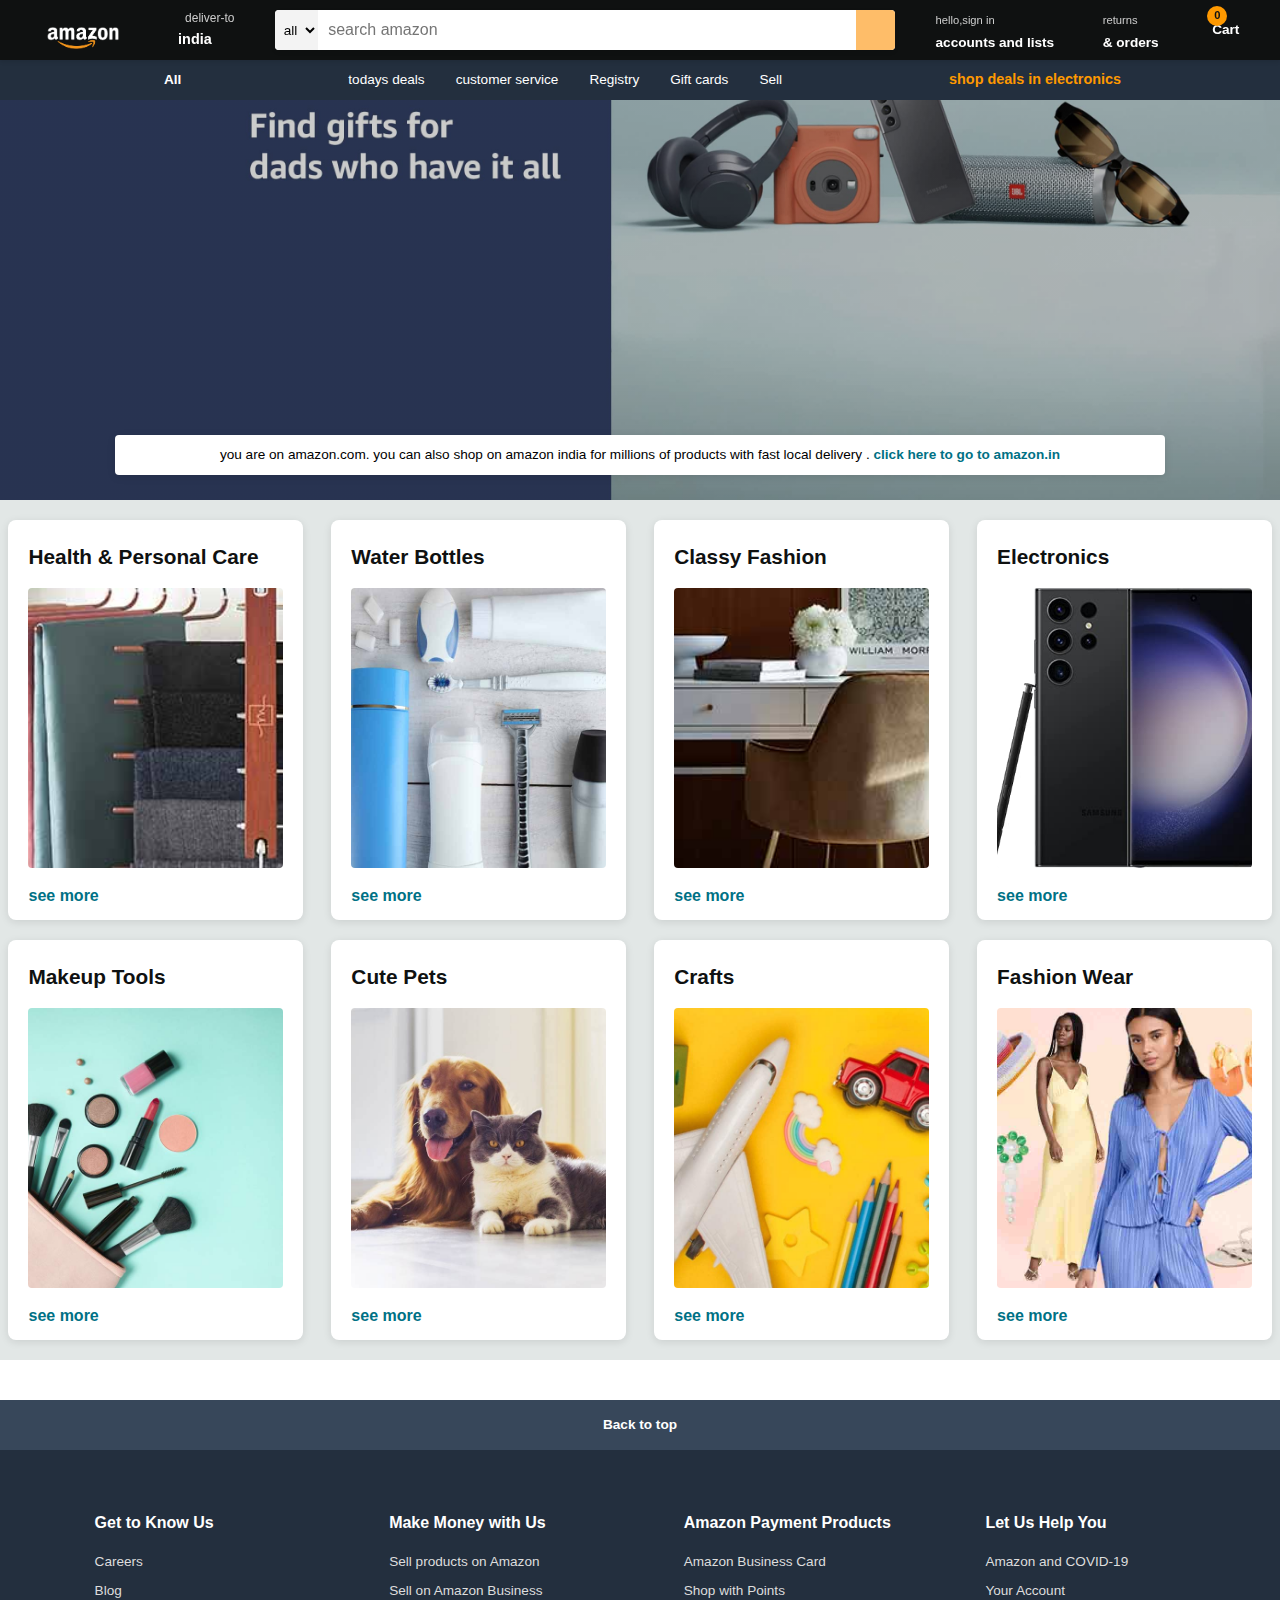
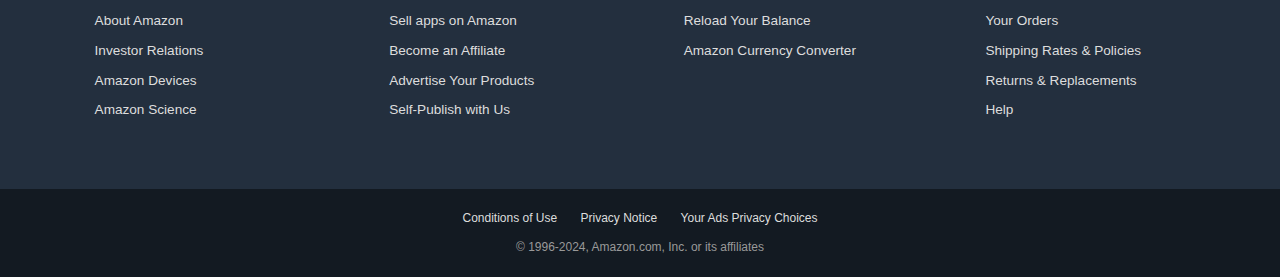
<file: index.html>
<!DOCTYPE html>
<html lang="en">
<head>
    <meta charset="UTF-8">
    <meta name="viewport" content="width=device-width, initial-scale=1.0">
    <title>Amazon</title>
    <link rel="stylesheet" href="https://cdnjs.cloudflare.com/ajax/libs/font-awesome/6.5.2/css/all.min.css" integrity="sha512-SnH5WK+bZxgPHs44uWIX+LLJAJ9/2PkPKZ5QiAj6Ta86w+fsb2TkcmfRyVX3pBnMFcV7oQPJkl9QevSCWr3W6A==" crossorigin="anonymous" referrerpolicy="no-referrer" />
    <link rel="stylesheet" href="style.css">
</head>
<body>
    <header>
        <div class="navbar">
            <div class="nav-logo border">
                <div class="logo"></div>
            </div>
            <div class="nav-address border">
                <p class="add-first">deliver-to</p>
                <div class="add-icon">
                    <i class="fa-solid fa-location-dot"></i>
    
                    <p class="add-sec">india</p>
                </div>
            </div>
            <div class="nav-search">
                <select name="" id="" class="search-select">
                    <option value="">all</option>
                </select>
                <input type="text" placeholder="search amazon" class="search-input">
                <div class="search-icon">
                    <i class="fa-solid fa-magnifying-glass"></i>
                </div>
            </div>            <div class="nav-signin border" onclick="window.location.href='signin.html'">
                <p class=""><span>hello,sign in</span></p>
                <p class="nav-second">accounts and lists</p>
            </div>
    
            <div class="nav-return border" onclick="window.location.href='orders.html'">
                <p class=""><span>returns</span></p>
                <p class="nav-second">& orders</p>
            </div>
            <div class="nav-cart border" onclick="window.location.href='cart.html'">
                <i class="fas fa-shopping-cart"></i>
                <span class="cart-count">0</span>
                Cart
            </div>
            
        </div>        <div class="panel ">
            <div class="panel-all border">
                <i class="fas fa-bars"></i>
                All
            </div>
            <div class="panel-ops  ">
                <p class="border" onclick="window.location.href='deals.html'">todays deals</p>
                <p class="border" onclick="window.location.href='customer-service.html'">customer service</p>
                <p class="border" onclick="window.location.href='registry.html'">Registry</p>
                <p class="border" onclick="window.location.href='gift-cards.html'">Gift cards</p>
                <p class="border" onclick="window.location.href='sell.html'">Sell</p>
            </div>
            <div class="panel-deals border">
                shop deals in electronics
            </div>
        </div>

    </header>

    <div class="hero-section">
        <div class="hero-msg">
            <p>you are on amazon.com. you can also shop on amazon india for millions of products with fast local delivery . <a href="">click here to go to amazon.in</a> </p>
        </div>
    </div>    <div class="shop-section">
        <div class="box1 box" onclick="openProductPage('health')">
            <div class="box-content">
                <h2>Health & Personal Care</h2>
                <div class="box-img" style="background-image: url('box1_image.jpg');"></div>
                <p>see more</p>
            </div>
        </div>
        <div class="box2 box" onclick="openProductPage('bottles')">
            <div class="box-content">
                <h2>Water Bottles </h2>
                <div class="box-img" style="background-image: url('box2_image.jpg');"></div>
                <p>see more</p>
            </div>
        </div>
        <div class="box3 box" onclick="openProductPage('fashion')">
            <div class="box-content">
                <h2>Classy Fashion</h2>
                <div class="box-img" style="background-image: url('box3_image.jpg');"></div>
                <p>see more</p>
            </div>
        </div>
        <div class="box4 box" onclick="openProductPage('electronics')">
            <div class="box-content">
                <h2>Electronics</h2>
                <div class="box-img" style="background-image: url('box4_image.jpg');"></div>
                <p>see more</p>
            </div>
        </div>
        <div class="box3 box" onclick="openProductPage('makeup')">
            <div class="box-content">
                <h2>Makeup Tools</h2>
                <div class="box-img" style="background-image: url('box5_image.jpg');"></div>
                <p>see more</p>
            </div>
        </div>
        <div class="box4 box" onclick="openProductPage('pets')">
            <div class="box-content">
                <h2>Cute Pets</h2>
                <div class="box-img" style="background-image: url('box6_image.jpg');"></div>
                <p>see more</p>
            </div>
        </div>
        <div class="box3 box" onclick="openProductPage('crafts')">
            <div class="box-content">
                <h2>Crafts</h2>
                <div class="box-img" style="background-image: url('box7_image.jpg');"></div>
                <p>see more</p>
            </div>
        </div>
        <div class="box4 box" onclick="openProductPage('fashion')">
            <div class="box-content">
                <h2>Fashion Wear</h2>
                <div class="box-img" style="background-image: url('box8_image.jpg');"></div>
                <p>see more</p>
            </div>
        </div>
    </div>    <footer>
        <div class="foot-panel" onclick="scrollToTop()">Back to top</div>
        <div class="foot-panel2">
            <ul>
                <p>Get to Know Us</p>
                <a href="#">Careers</a>
                <a href="#">Blog</a>
                <a href="#">About Amazon</a>
                <a href="#">Investor Relations</a>
                <a href="#">Amazon Devices</a>
                <a href="#">Amazon Science</a>
            </ul>
            <ul>
                <p>Make Money with Us</p>
                <a href="sell.html">Sell products on Amazon</a>
                <a href="#">Sell on Amazon Business</a>
                <a href="#">Sell apps on Amazon</a>
                <a href="#">Become an Affiliate</a>
                <a href="#">Advertise Your Products</a>
                <a href="#">Self-Publish with Us</a>
            </ul>
            <ul>
                <p>Amazon Payment Products</p>
                <a href="#">Amazon Business Card</a>
                <a href="#">Shop with Points</a>
                <a href="#">Reload Your Balance</a>
                <a href="#">Amazon Currency Converter</a>
            </ul>
            <ul>
                <p>Let Us Help You</p>
                <a href="#">Amazon and COVID-19</a>
                <a href="account.html">Your Account</a>
                <a href="orders.html">Your Orders</a>
                <a href="#">Shipping Rates & Policies</a>
                <a href="#">Returns & Replacements</a>
                <a href="customer-service.html">Help</a>
            </ul>        </div>
        
        <div class="foot-panel4">
            <div class="pages">
                <a href="#">Conditions of Use</a>
                <a href="#">Privacy Notice</a>
                <a href="#">Your Ads Privacy Choices</a>
            </div>
            <div class="copyright">© 1996-2024, Amazon.com, Inc. or its affiliates</div>
        </div>
    </footer>

    <script src="script.js"></script>
    
</body>
</html>
</file>
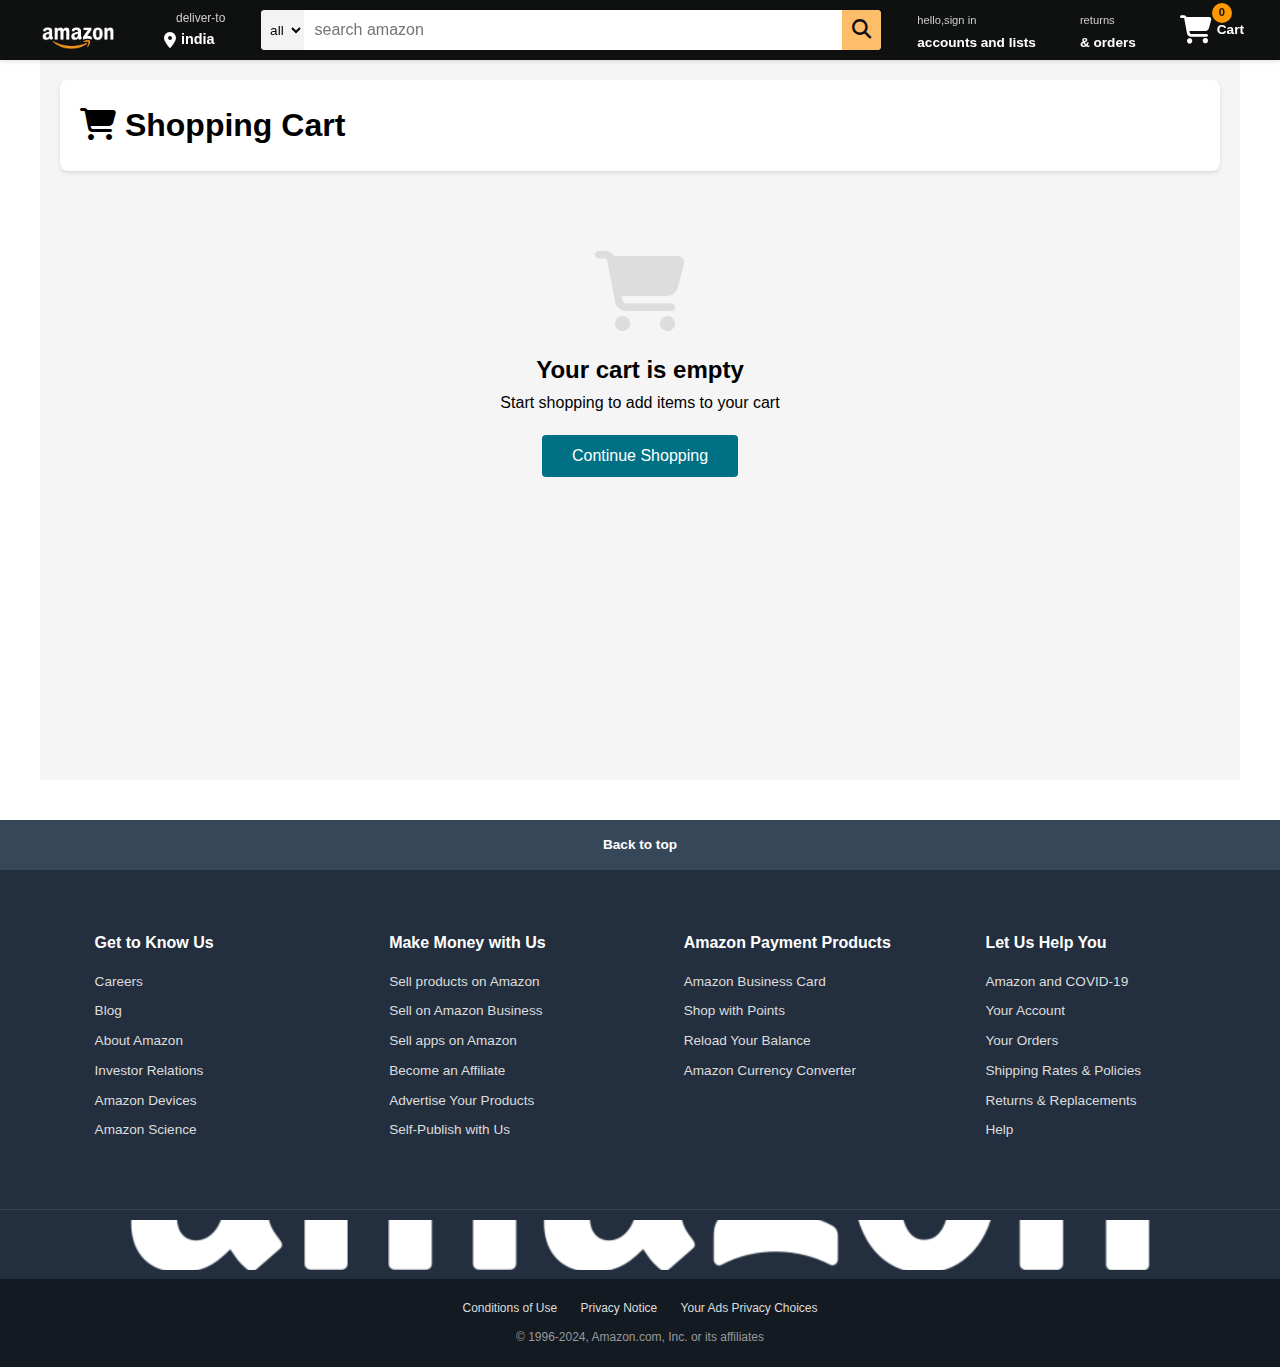
<file: cart.html>
<!DOCTYPE html>
<html lang="en">
<head>
    <meta charset="UTF-8">
    <meta name="viewport" content="width=device-width, initial-scale=1.0">
    <title>Shopping Cart - Amazon</title>
    <link rel="stylesheet" href="https://cdnjs.cloudflare.com/ajax/libs/font-awesome/6.5.2/css/all.min.css">
    <link rel="stylesheet" href="style.css">
    <style>
        .cart-container {
            max-width: 1200px;
            margin: 0 auto;
            padding: 20px;
            background-color: #f5f5f5;
            min-height: 80vh;
        }
        
        .cart-header {
            background: white;
            padding: 20px;
            border-radius: 8px;
            margin-bottom: 20px;
            box-shadow: 0 2px 4px rgba(0,0,0,0.1);
        }
        
        .cart-content {
            display: grid;
            grid-template-columns: 2fr 1fr;
            gap: 20px;
        }
        
        .cart-items {
            background: white;
            border-radius: 8px;
            padding: 20px;
            box-shadow: 0 2px 4px rgba(0,0,0,0.1);
        }
        
        .cart-summary {
            background: white;
            border-radius: 8px;
            padding: 20px;
            box-shadow: 0 2px 4px rgba(0,0,0,0.1);
            height: fit-content;
        }
        
        .cart-item {
            display: flex;
            align-items: center;
            padding: 20px 0;
            border-bottom: 1px solid #e7e7e7;
        }
        
        .cart-item:last-child {
            border-bottom: none;
        }
        
        .item-image {
            width: 120px;
            height: 120px;
            background-color: #f0f0f0;
            background-size: cover;
            background-position: center;
            border-radius: 4px;
            margin-right: 20px;
        }
        
        .item-details {
            flex: 1;
        }
        
        .item-title {
            font-size: 18px;
            font-weight: bold;
            color: #333;
            margin-bottom: 10px;
        }
        
        .item-price {
            font-size: 20px;
            color: #B12704;
            font-weight: bold;
            margin-bottom: 10px;
        }
        
        .item-controls {
            display: flex;
            align-items: center;
            gap: 15px;
        }
        
        .quantity-control {
            display: flex;
            align-items: center;
            gap: 10px;
        }
        
        .quantity-btn {
            background: #f0f0f0;
            border: 1px solid #ddd;
            width: 30px;
            height: 30px;
            border-radius: 4px;
            cursor: pointer;
            display: flex;
            align-items: center;
            justify-content: center;
        }
        
        .quantity-btn:hover {
            background: #e0e0e0;
        }
        
        .remove-btn {
            color: #007185;
            text-decoration: none;
            font-size: 14px;
        }
        
        .remove-btn:hover {
            text-decoration: underline;
        }
        
        .summary-row {
            display: flex;
            justify-content: space-between;
            margin-bottom: 10px;
        }
        
        .summary-total {
            font-size: 20px;
            font-weight: bold;
            border-top: 1px solid #ddd;
            padding-top: 10px;
            margin-top: 15px;
        }
        
        .checkout-btn {
            width: 100%;
            padding: 15px;
            background-color: #ff9900;
            color: #0f1111;
            border: none;
            border-radius: 4px;
            font-size: 16px;
            font-weight: bold;
            cursor: pointer;
            margin-top: 20px;
        }
        
        .checkout-btn:hover {
            background-color: #e88900;
        }
        
        .empty-cart {
            text-align: center;
            padding: 60px 20px;
        }
        
        .empty-cart i {
            font-size: 80px;
            color: #ddd;
            margin-bottom: 20px;
        }
        
        .continue-shopping {
            background-color: #007185;
            color: white;
            padding: 12px 30px;
            border: none;
            border-radius: 4px;
            font-size: 16px;
            cursor: pointer;
            margin-top: 20px;
        }
        
        .continue-shopping:hover {
            background-color: #005a6b;
        }
        
        @media (max-width: 768px) {
            .cart-content {
                grid-template-columns: 1fr;
            }
            
            .cart-item {
                flex-direction: column;
                text-align: center;
            }
            
            .item-image {
                margin-right: 0;
                margin-bottom: 15px;
            }
        }
    </style>
</head>
<body>
    <!-- Navigation Header -->
    <header>
        <div class="navbar">
            <div class="nav-logo border" onclick="window.location.href='index.html'">
                <div class="logo"></div>
            </div>
            <div class="nav-address border">
                <p class="add-first">deliver-to</p>
                <div class="add-icon">
                    <i class="fa-solid fa-location-dot"></i>
                    <p class="add-sec">india</p>
                </div>
            </div>
            <div class="nav-search">
                <select name="" id="" class="search-select">
                    <option value="">all</option>
                </select>
                <input type="text" placeholder="search amazon" class="search-input">
                <div class="search-icon">
                    <i class="fa-solid fa-magnifying-glass"></i>
                </div>
            </div>
            <div class="nav-signin border" onclick="window.location.href='signin.html'">
                <p class=""><span>hello,sign in</span></p>
                <p class="nav-second">accounts and lists</p>
            </div>
            <div class="nav-return border" onclick="window.location.href='orders.html'">
                <p class=""><span>returns</span></p>
                <p class="nav-second">& orders</p>
            </div>
            <div class="nav-cart border">
                <i class="fas fa-shopping-cart"></i>
                <span class="cart-count">0</span>
                Cart
            </div>
        </div>
    </header>

    <div class="cart-container">
        <div class="cart-header">
            <h1><i class="fas fa-shopping-cart"></i> Shopping Cart</h1>
        </div>
        
        <div id="cartContent">
            <!-- Cart items will be populated by JavaScript -->
        </div>
    </div>

    <script src="script.js"></script>
    <script>
        function loadCartItems() {
            const cartContent = document.getElementById('cartContent');
            const cart = JSON.parse(localStorage.getItem('cart')) || [];
            
            if (cart.length === 0) {
                cartContent.innerHTML = `
                    <div class="empty-cart">
                        <i class="fas fa-shopping-cart"></i>
                        <h2>Your cart is empty</h2>
                        <p>Start shopping to add items to your cart</p>
                        <button class="continue-shopping" onclick="window.location.href='index.html'">
                            Continue Shopping
                        </button>
                    </div>
                `;
                return;
            }
            
            const subtotal = cart.reduce((total, item) => total + (item.price * item.quantity), 0);
            const tax = subtotal * 0.1; // 10% tax
            const total = subtotal + tax;
            
            cartContent.innerHTML = `
                <div class="cart-content">
                    <div class="cart-items">
                        <h2>Items in your cart</h2>
                        ${cart.map(item => `
                            <div class="cart-item">
                                <div class="item-image" style="background-image: url('${item.image}')"></div>
                                <div class="item-details">
                                    <div class="item-title">${item.name}</div>
                                    <div class="item-price">$${item.price.toFixed(2)}</div>
                                    <div class="item-controls">
                                        <div class="quantity-control">
                                            <button class="quantity-btn" onclick="updateQuantity('${item.id}', -1)">-</button>
                                            <span>Qty: ${item.quantity}</span>
                                            <button class="quantity-btn" onclick="updateQuantity('${item.id}', 1)">+</button>
                                        </div>
                                        <a href="#" class="remove-btn" onclick="removeFromCart('${item.id}')">Remove</a>
                                    </div>
                                </div>
                            </div>
                        `).join('')}
                    </div>
                    
                    <div class="cart-summary">
                        <h3>Order Summary</h3>
                        <div class="summary-row">
                            <span>Subtotal (${cart.reduce((total, item) => total + item.quantity, 0)} items):</span>
                            <span>$${subtotal.toFixed(2)}</span>
                        </div>
                        <div class="summary-row">
                            <span>Shipping:</span>
                            <span>FREE</span>
                        </div>
                        <div class="summary-row">
                            <span>Tax:</span>
                            <span>$${tax.toFixed(2)}</span>
                        </div>
                        <div class="summary-row summary-total">
                            <span>Total:</span>
                            <span>$${total.toFixed(2)}</span>
                        </div>
                        <button class="checkout-btn" onclick="proceedToCheckout()">
                            Proceed to Checkout
                        </button>
                        <button class="continue-shopping" onclick="window.location.href='index.html'" style="width: 100%; margin-top: 10px;">
                            Continue Shopping
                        </button>
                    </div>
                </div>
            `;
        }
        
        function updateQuantity(itemId, change) {
            const cart = JSON.parse(localStorage.getItem('cart')) || [];
            const item = cart.find(item => item.id === itemId);
            if (item) {
                item.quantity += change;
                if (item.quantity <= 0) {
                    removeFromCart(itemId);
                } else {
                    localStorage.setItem('cart', JSON.stringify(cart));
                    loadCartItems();
                    updateCartCount();
                }
            }
        }
        
        function removeFromCart(productId) {
            let cart = JSON.parse(localStorage.getItem('cart')) || [];
            cart = cart.filter(item => item.id !== productId);
            localStorage.setItem('cart', JSON.stringify(cart));
            loadCartItems();
            updateCartCount();
            showNotification('Item removed from cart');
        }
        
        function proceedToCheckout() {
            const cart = JSON.parse(localStorage.getItem('cart')) || [];
            if (cart.length === 0) {
                alert('Your cart is empty!');
                return;
            }
            window.location.href = 'checkout.html';
        }
        
        // Load cart items when page loads
        document.addEventListener('DOMContentLoaded', function() {
            loadCartItems();
            updateCartCount();
        });
    </script>

    <!-- Footer -->
    <footer>
        <div class="foot-panel" onclick="scrollToTop()">Back to top</div>
        <div class="foot-panel2">
            <ul>
                <p>Get to Know Us</p>
                <a href="#">Careers</a>
                <a href="#">Blog</a>
                <a href="#">About Amazon</a>
                <a href="#">Investor Relations</a>
                <a href="#">Amazon Devices</a>
                <a href="#">Amazon Science</a>
            </ul>
            <ul>
                <p>Make Money with Us</p>
                <a href="sell.html">Sell products on Amazon</a>
                <a href="#">Sell on Amazon Business</a>
                <a href="#">Sell apps on Amazon</a>
                <a href="#">Become an Affiliate</a>
                <a href="#">Advertise Your Products</a>
                <a href="#">Self-Publish with Us</a>
            </ul>
            <ul>
                <p>Amazon Payment Products</p>
                <a href="#">Amazon Business Card</a>
                <a href="#">Shop with Points</a>
                <a href="#">Reload Your Balance</a>
                <a href="#">Amazon Currency Converter</a>
            </ul>
            <ul>
                <p>Let Us Help You</p>
                <a href="#">Amazon and COVID-19</a>
                <a href="account.html">Your Account</a>
                <a href="orders.html">Your Orders</a>
                <a href="#">Shipping Rates & Policies</a>
                <a href="#">Returns & Replacements</a>
                <a href="customer-service.html">Help</a>
            </ul>
        </div>
        <div class="foot-panel3">
            <div class="logo"></div>
        </div>
        <div class="foot-panel4">
            <div class="pages">
                <a href="#">Conditions of Use</a>
                <a href="#">Privacy Notice</a>
                <a href="#">Your Ads Privacy Choices</a>
            </div>
            <div class="copyright">© 1996-2024, Amazon.com, Inc. or its affiliates</div>
        </div>
    </footer>

    <script src="script.js"></script>
</body>
</html>
</file>
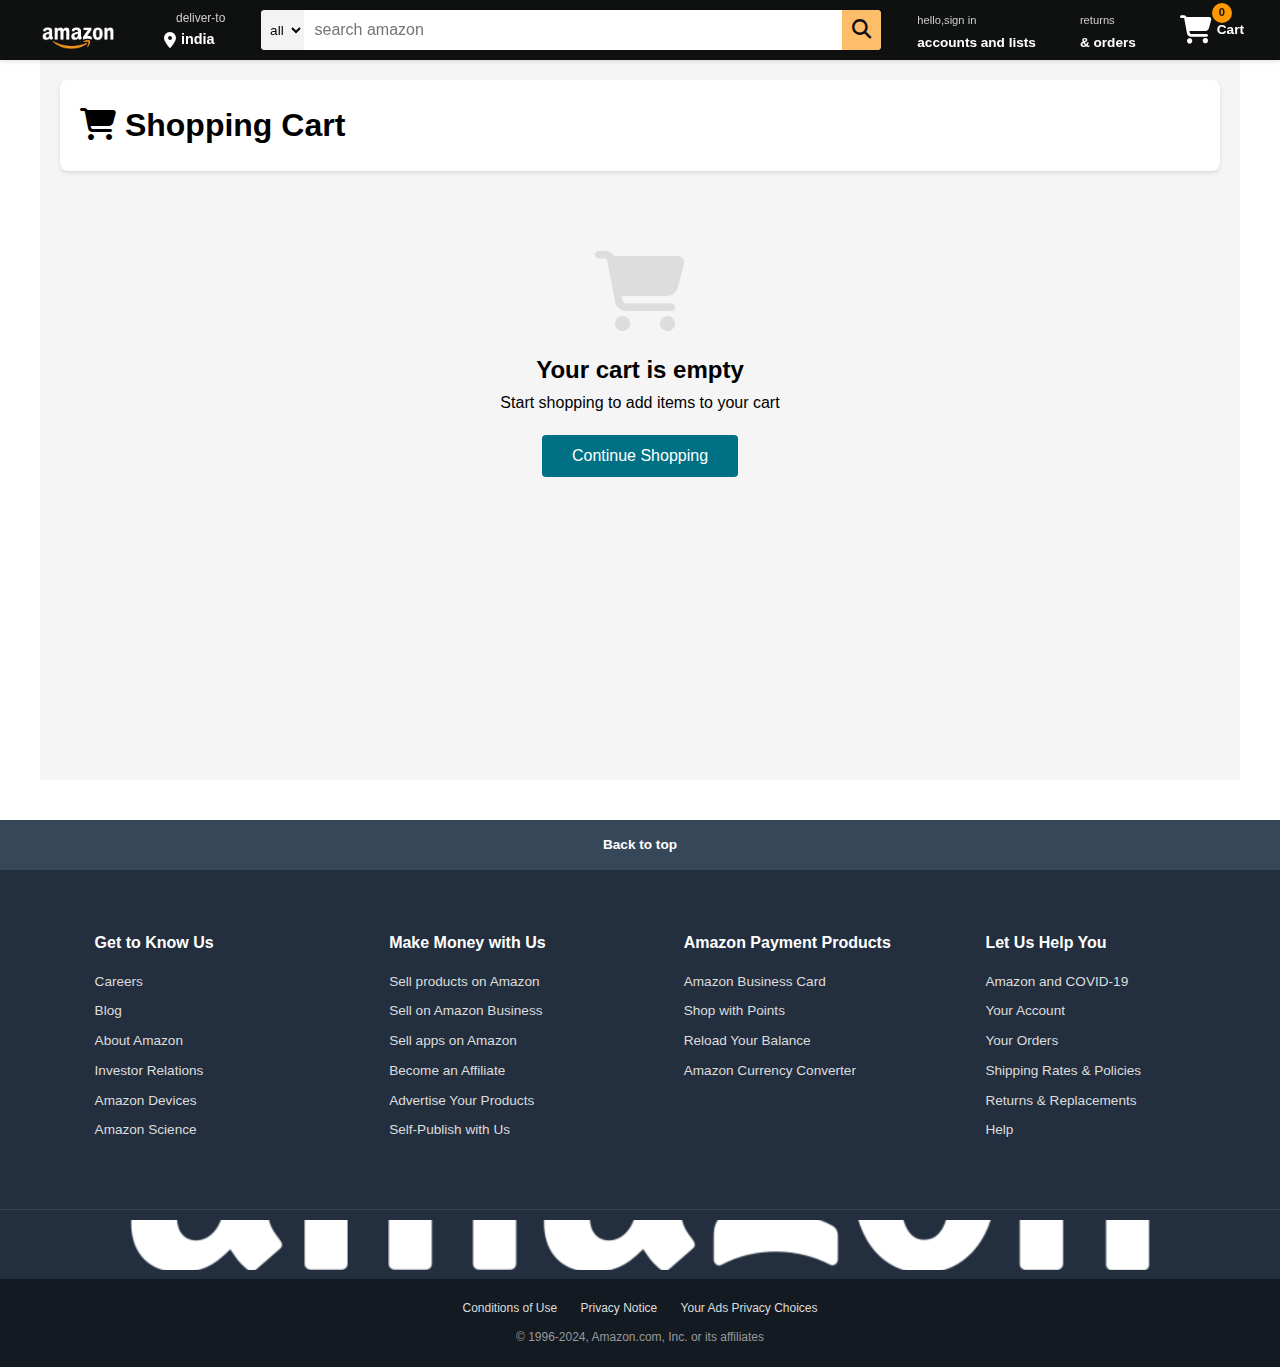
<file: checkout.html>
<!DOCTYPE html>
<html lang="en">
<head>
    <meta charset="UTF-8">
    <meta name="viewport" content="width=device-width, initial-scale=1.0">
    <title>Checkout - Amazon</title>
    <link rel="stylesheet" href="https://cdnjs.cloudflare.com/ajax/libs/font-awesome/6.5.2/css/all.min.css">
    <link rel="stylesheet" href="style.css">
    <style>
        .checkout-container {
            max-width: 1200px;
            margin: 0 auto;
            padding: 20px;
            background-color: #f5f5f5;
            min-height: 80vh;
        }
        
        .checkout-header {
            background: white;
            padding: 20px;
            border-radius: 8px;
            margin-bottom: 20px;
            box-shadow: 0 2px 4px rgba(0,0,0,0.1);
            text-align: center;
        }
        
        .checkout-content {
            display: grid;
            grid-template-columns: 2fr 1fr;
            gap: 20px;
        }
        
        .checkout-form {
            background: white;
            border-radius: 8px;
            padding: 30px;
            box-shadow: 0 2px 4px rgba(0,0,0,0.1);
        }
        
        .checkout-summary {
            background: white;
            border-radius: 8px;
            padding: 20px;
            box-shadow: 0 2px 4px rgba(0,0,0,0.1);
            height: fit-content;
        }
        
        .form-section {
            margin-bottom: 30px;
            padding-bottom: 25px;
            border-bottom: 1px solid #e7e7e7;
        }
        
        .form-section:last-child {
            border-bottom: none;
            margin-bottom: 0;
        }
        
        .section-title {
            font-size: 18px;
            font-weight: bold;
            color: #333;
            margin-bottom: 20px;
            display: flex;
            align-items: center;
            gap: 10px;
        }
        
        .form-row {
            display: grid;
            grid-template-columns: 1fr 1fr;
            gap: 15px;
            margin-bottom: 15px;
        }
        
        .form-group {
            margin-bottom: 15px;
        }
        
        .form-group.full-width {
            grid-column: 1 / -1;
        }
        
        .form-group label {
            display: block;
            margin-bottom: 5px;
            font-weight: bold;
            color: #333;
        }
        
        .form-group input,
        .form-group select {
            width: 100%;
            padding: 12px;
            border: 1px solid #ddd;
            border-radius: 4px;
            font-size: 14px;
        }
        
        .form-group input:focus,
        .form-group select:focus {
            outline: none;
            border-color: #ff9900;
            box-shadow: 0 0 5px rgba(255, 153, 0, 0.3);
        }
        
        .payment-method {
            display: flex;
            align-items: center;
            gap: 10px;
            padding: 15px;
            border: 1px solid #ddd;
            border-radius: 4px;
            margin-bottom: 10px;
            cursor: pointer;
        }
        
        .payment-method.selected {
            border-color: #ff9900;
            background-color: #fff8f0;
        }
        
        .payment-method input[type="radio"] {
            width: auto;
        }
        
        .payment-icon {
            font-size: 24px;
            width: 40px;
            text-align: center;
        }
        
        .card-icons {
            display: flex;
            gap: 10px;
            margin-left: auto;
        }
        
        .card-icons i {
            font-size: 20px;
            color: #666;
        }
        
        .order-item {
            display: flex;
            align-items: center;
            padding: 15px 0;
            border-bottom: 1px solid #f0f0f0;
        }
        
        .order-item:last-child {
            border-bottom: none;
        }
        
        .item-image {
            width: 60px;
            height: 60px;
            background-color: #f0f0f0;
            background-size: cover;
            background-position: center;
            border-radius: 4px;
            margin-right: 15px;
        }
        
        .item-details {
            flex: 1;
        }
        
        .item-name {
            font-weight: bold;
            color: #333;
            margin-bottom: 5px;
            font-size: 14px;
        }
        
        .item-price {
            color: #B12704;
            font-weight: bold;
        }
        
        .summary-row {
            display: flex;
            justify-content: space-between;
            margin-bottom: 10px;
        }
        
        .summary-total {
            font-size: 18px;
            font-weight: bold;
            border-top: 1px solid #ddd;
            padding-top: 10px;
            margin-top: 15px;
        }
        
        .place-order-btn {
            width: 100%;
            padding: 15px;
            background-color: #ff9900;
            color: #0f1111;
            border: none;
            border-radius: 8px;
            font-size: 16px;
            font-weight: bold;
            cursor: pointer;
            margin-top: 20px;
        }
        
        .place-order-btn:hover {
            background-color: #e88900;
        }
        
        .place-order-btn:disabled {
            background-color: #ccc;
            cursor: not-allowed;
        }
        
        .security-notice {
            background: #f0f8ff;
            border: 1px solid #b8d4f0;
            border-radius: 4px;
            padding: 15px;
            margin-top: 20px;
            font-size: 14px;
        }
        
        .security-notice i {
            color: #007185;
            margin-right: 10px;
        }
        
        @media (max-width: 768px) {
            .checkout-content {
                grid-template-columns: 1fr;
            }
            
            .form-row {
                grid-template-columns: 1fr;
            }
            
            .checkout-form {
                padding: 20px;
            }
        }
    </style>
</head>
<body>
    <!-- Navigation Header -->
    <header>
        <div class="navbar">
            <div class="nav-logo border" onclick="window.location.href='index.html'">
                <div class="logo"></div>
            </div>
            <div class="nav-address border">
                <p class="add-first">deliver-to</p>
                <div class="add-icon">
                    <i class="fa-solid fa-location-dot"></i>
                    <p class="add-sec">india</p>
                </div>
            </div>
            <div class="nav-search">
                <select name="" id="" class="search-select">
                    <option value="">all</option>
                </select>
                <input type="text" placeholder="search amazon" class="search-input">
                <div class="search-icon">
                    <i class="fa-solid fa-magnifying-glass"></i>
                </div>
            </div>
            <div class="nav-signin border" onclick="window.location.href='signin.html'">
                <p class=""><span>hello,sign in</span></p>
                <p class="nav-second">accounts and lists</p>
            </div>
            <div class="nav-return border" onclick="window.location.href='orders.html'">
                <p class=""><span>returns</span></p>
                <p class="nav-second">& orders</p>
            </div>
            <div class="nav-cart border" onclick="window.location.href='cart.html'">
                <i class="fas fa-shopping-cart"></i>
                <span class="cart-count">0</span>
                Cart
            </div>
        </div>
    </header>

    <div class="checkout-container">
        <div class="checkout-header">
            <h1><i class="fas fa-lock"></i> Secure Checkout</h1>
            <p>Your information is protected with advanced encryption</p>
        </div>
        
        <div class="checkout-content">
            <div class="checkout-form">
                <form id="checkoutForm">
                    <!-- Shipping Address Section -->
                    <div class="form-section">
                        <div class="section-title">
                            <i class="fas fa-shipping-fast"></i>
                            Shipping Address
                        </div>
                        <div class="form-row">
                            <div class="form-group">
                                <label for="firstName">First Name</label>
                                <input type="text" id="firstName" name="firstName" required>
                            </div>
                            <div class="form-group">
                                <label for="lastName">Last Name</label>
                                <input type="text" id="lastName" name="lastName" required>
                            </div>
                        </div>
                        <div class="form-group">
                            <label for="email">Email Address</label>
                            <input type="email" id="email" name="email" required>
                        </div>
                        <div class="form-group">
                            <label for="phone">Phone Number</label>
                            <input type="tel" id="phone" name="phone" required>
                        </div>
                        <div class="form-group">
                            <label for="address">Street Address</label>
                            <input type="text" id="address" name="address" required>
                        </div>
                        <div class="form-row">
                            <div class="form-group">
                                <label for="city">City</label>
                                <input type="text" id="city" name="city" required>
                            </div>
                            <div class="form-group">
                                <label for="state">State</label>
                                <select id="state" name="state" required>
                                    <option value="">Select State</option>
                                    <option value="CA">California</option>
                                    <option value="NY">New York</option>
                                    <option value="TX">Texas</option>
                                    <option value="FL">Florida</option>
                                    <!-- Add more states as needed -->
                                </select>
                            </div>
                        </div>
                        <div class="form-row">
                            <div class="form-group">
                                <label for="zipCode">ZIP Code</label>
                                <input type="text" id="zipCode" name="zipCode" required>
                            </div>
                            <div class="form-group">
                                <label for="country">Country</label>
                                <select id="country" name="country" required>
                                    <option value="US">United States</option>
                                    <option value="CA">Canada</option>
                                    <option value="UK">United Kingdom</option>
                                </select>
                            </div>
                        </div>
                    </div>
                    
                    <!-- Payment Method Section -->
                    <div class="form-section">
                        <div class="section-title">
                            <i class="fas fa-credit-card"></i>
                            Payment Method
                        </div>
                        
                        <div class="payment-method selected" onclick="selectPaymentMethod('card')">
                            <input type="radio" name="paymentMethod" value="card" checked>
                            <div class="payment-icon">
                                <i class="fas fa-credit-card"></i>
                            </div>
                            <span>Credit or Debit Card</span>
                            <div class="card-icons">
                                <i class="fab fa-cc-visa" style="color: #1a1f71;"></i>
                                <i class="fab fa-cc-mastercard" style="color: #eb001b;"></i>
                                <i class="fab fa-cc-amex" style="color: #006fcf;"></i>
                            </div>
                        </div>
                        
                        <div class="payment-method" onclick="selectPaymentMethod('paypal')">
                            <input type="radio" name="paymentMethod" value="paypal">
                            <div class="payment-icon">
                                <i class="fab fa-paypal" style="color: #003087;"></i>
                            </div>
                            <span>PayPal</span>
                        </div>
                        
                        <div id="cardDetails" style="margin-top: 20px;">
                            <div class="form-group">
                                <label for="cardNumber">Card Number</label>
                                <input type="text" id="cardNumber" name="cardNumber" placeholder="1234 5678 9012 3456" required>
                            </div>
                            <div class="form-row">
                                <div class="form-group">
                                    <label for="expiryDate">Expiry Date</label>
                                    <input type="text" id="expiryDate" name="expiryDate" placeholder="MM/YY" required>
                                </div>
                                <div class="form-group">
                                    <label for="cvv">CVV</label>
                                    <input type="text" id="cvv" name="cvv" placeholder="123" required>
                                </div>
                            </div>
                            <div class="form-group">
                                <label for="cardName">Name on Card</label>
                                <input type="text" id="cardName" name="cardName" required>
                            </div>
                        </div>
                    </div>
                </form>
            </div>
            
            <div class="checkout-summary">
                <h3>Order Summary</h3>
                <div id="orderItems">
                    <!-- Order items will be populated by JavaScript -->
                </div>
                
                <div style="margin-top: 20px;">
                    <div class="summary-row">
                        <span>Subtotal:</span>
                        <span id="subtotal">$0.00</span>
                    </div>
                    <div class="summary-row">
                        <span>Shipping:</span>
                        <span>FREE</span>
                    </div>
                    <div class="summary-row">
                        <span>Tax:</span>
                        <span id="tax">$0.00</span>
                    </div>
                    <div class="summary-row summary-total">
                        <span>Total:</span>
                        <span id="total">$0.00</span>
                    </div>
                </div>
                
                <button type="submit" form="checkoutForm" class="place-order-btn">
                    <i class="fas fa-lock"></i> Place Order
                </button>
                
                <div class="security-notice">
                    <i class="fas fa-shield-alt"></i>
                    Your payment information is encrypted and secure. We never store your credit card details.
                </div>
            </div>
        </div>
    </div>

    <script src="script.js"></script>
    <script>
        function loadOrderSummary() {
            const cart = JSON.parse(localStorage.getItem('cart')) || [];
            const orderItemsContainer = document.getElementById('orderItems');
            
            if (cart.length === 0) {
                window.location.href = 'cart.html';
                return;
            }
            
            const subtotal = cart.reduce((total, item) => total + (item.price * item.quantity), 0);
            const tax = subtotal * 0.1; // 10% tax
            const total = subtotal + tax;
            
            // Populate order items
            orderItemsContainer.innerHTML = cart.map(item => `
                <div class="order-item">
                    <div class="item-image" style="background-image: url('${item.image}')"></div>
                    <div class="item-details">
                        <div class="item-name">${item.name}</div>
                        <div class="item-price">$${item.price.toFixed(2)} x ${item.quantity}</div>
                    </div>
                </div>
            `).join('');
            
            // Update totals
            document.getElementById('subtotal').textContent = `$${subtotal.toFixed(2)}`;
            document.getElementById('tax').textContent = `$${tax.toFixed(2)}`;
            document.getElementById('total').textContent = `$${total.toFixed(2)}`;
        }
        
        function selectPaymentMethod(method) {
            // Update radio button
            document.querySelector(`input[value="${method}"]`).checked = true;
            
            // Update visual selection
            document.querySelectorAll('.payment-method').forEach(pm => pm.classList.remove('selected'));
            document.querySelector(`input[value="${method}"]`).closest('.payment-method').classList.add('selected');
            
            // Show/hide card details
            const cardDetails = document.getElementById('cardDetails');
            if (method === 'card') {
                cardDetails.style.display = 'block';
                // Make card fields required
                document.querySelectorAll('#cardDetails input').forEach(input => input.required = true);
            } else {
                cardDetails.style.display = 'none';
                // Make card fields not required
                document.querySelectorAll('#cardDetails input').forEach(input => input.required = false);
            }
        }
        
        function formatCardNumber(input) {
            let value = input.value.replace(/\D/g, '');
            value = value.replace(/(\d{4})(?=\d)/g, '$1 ');
            input.value = value;
        }
        
        function formatExpiryDate(input) {
            let value = input.value.replace(/\D/g, '');
            if (value.length >= 2) {
                value = value.substring(0, 2) + '/' + value.substring(2, 4);
            }
            input.value = value;
        }
        
        // Event listeners
        document.addEventListener('DOMContentLoaded', function() {
            loadOrderSummary();
            updateCartCount();
            
            // Card number formatting
            document.getElementById('cardNumber').addEventListener('input', function() {
                formatCardNumber(this);
            });
            
            // Expiry date formatting
            document.getElementById('expiryDate').addEventListener('input', function() {
                formatExpiryDate(this);
            });
            
            // CVV validation
            document.getElementById('cvv').addEventListener('input', function() {
                this.value = this.value.replace(/\D/g, '').substring(0, 4);
            });
            
            // Form submission
            document.getElementById('checkoutForm').addEventListener('submit', function(e) {
                e.preventDefault();
                
                // Simulate order processing
                const submitButton = document.querySelector('.place-order-btn');
                submitButton.disabled = true;
                submitButton.innerHTML = '<i class="fas fa-spinner fa-spin"></i> Processing...';
                
                setTimeout(() => {
                    // Clear cart
                    localStorage.removeItem('cart');
                    
                    // Redirect to success page
                    alert('Order placed successfully! Redirecting to order confirmation...');
                    window.location.href = 'order-success.html';
                }, 2000);
            });
        });
    </script>
</body>
</html>
</file>
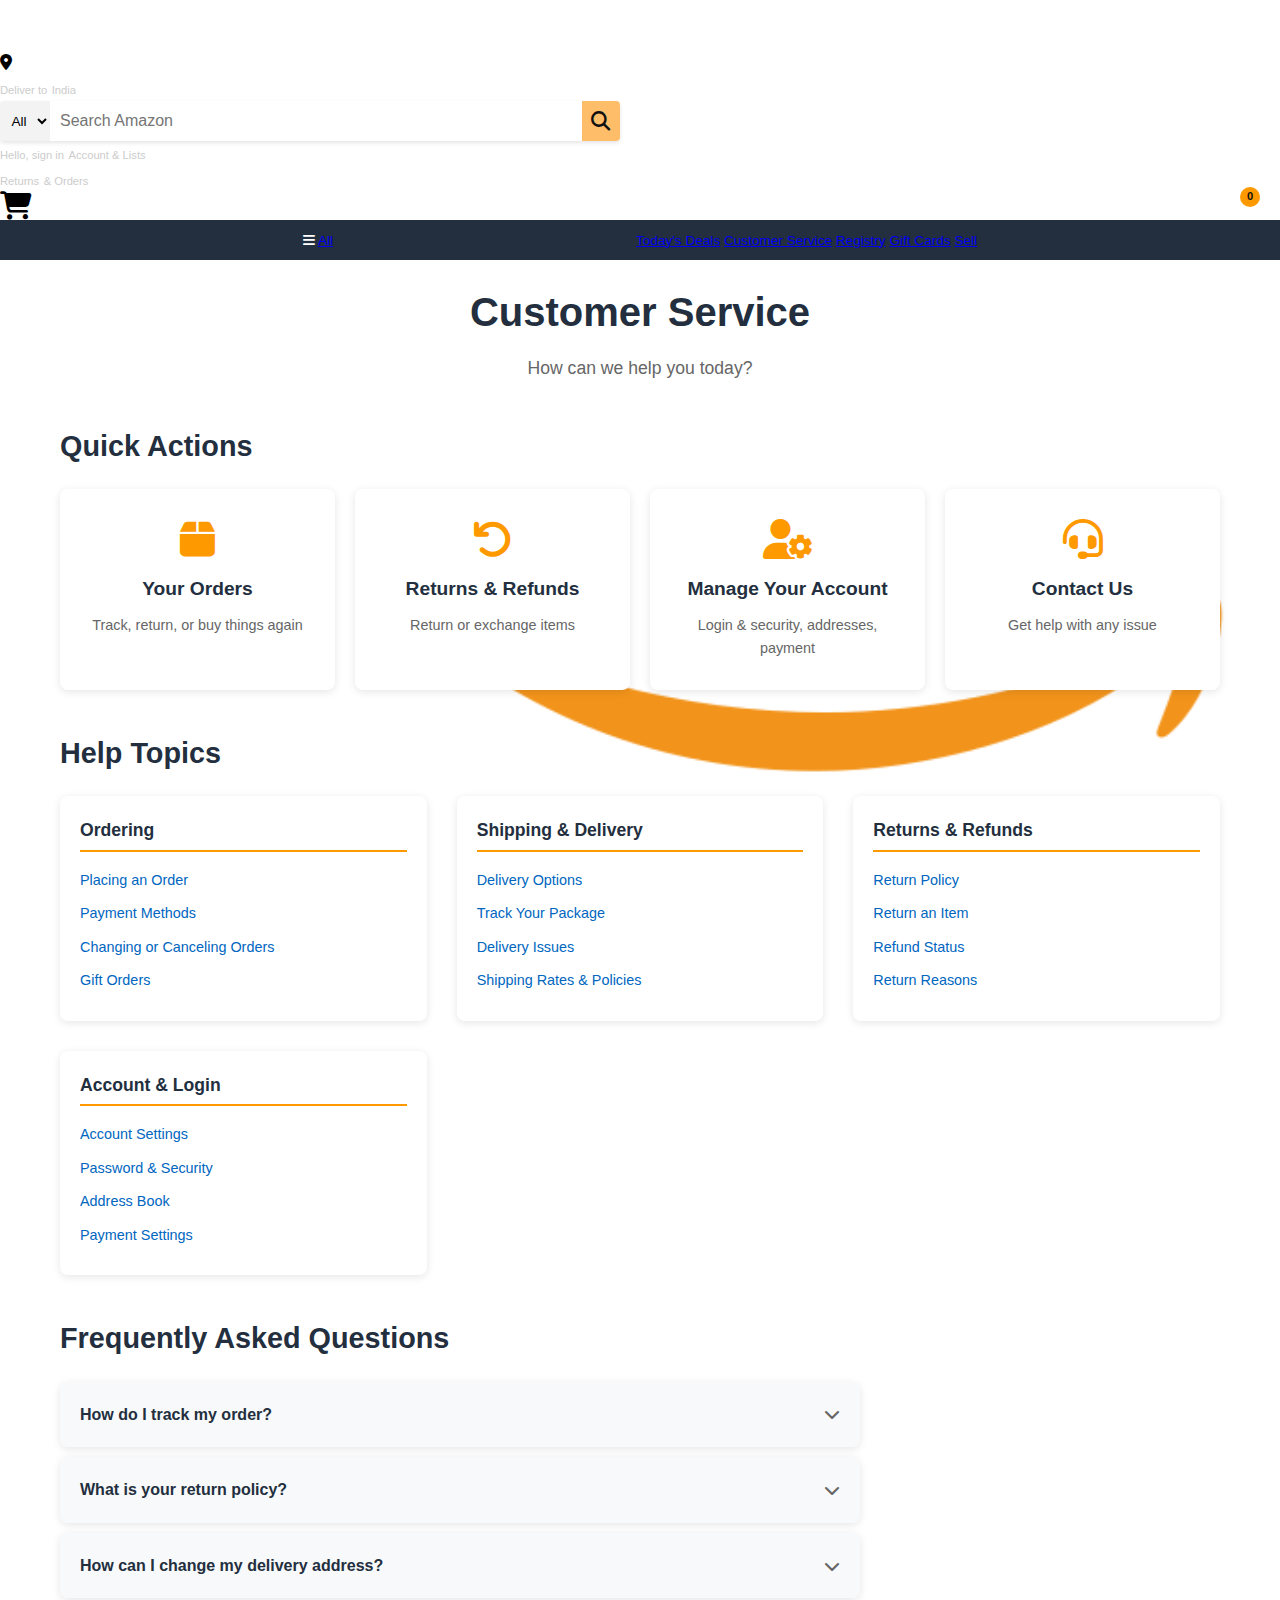
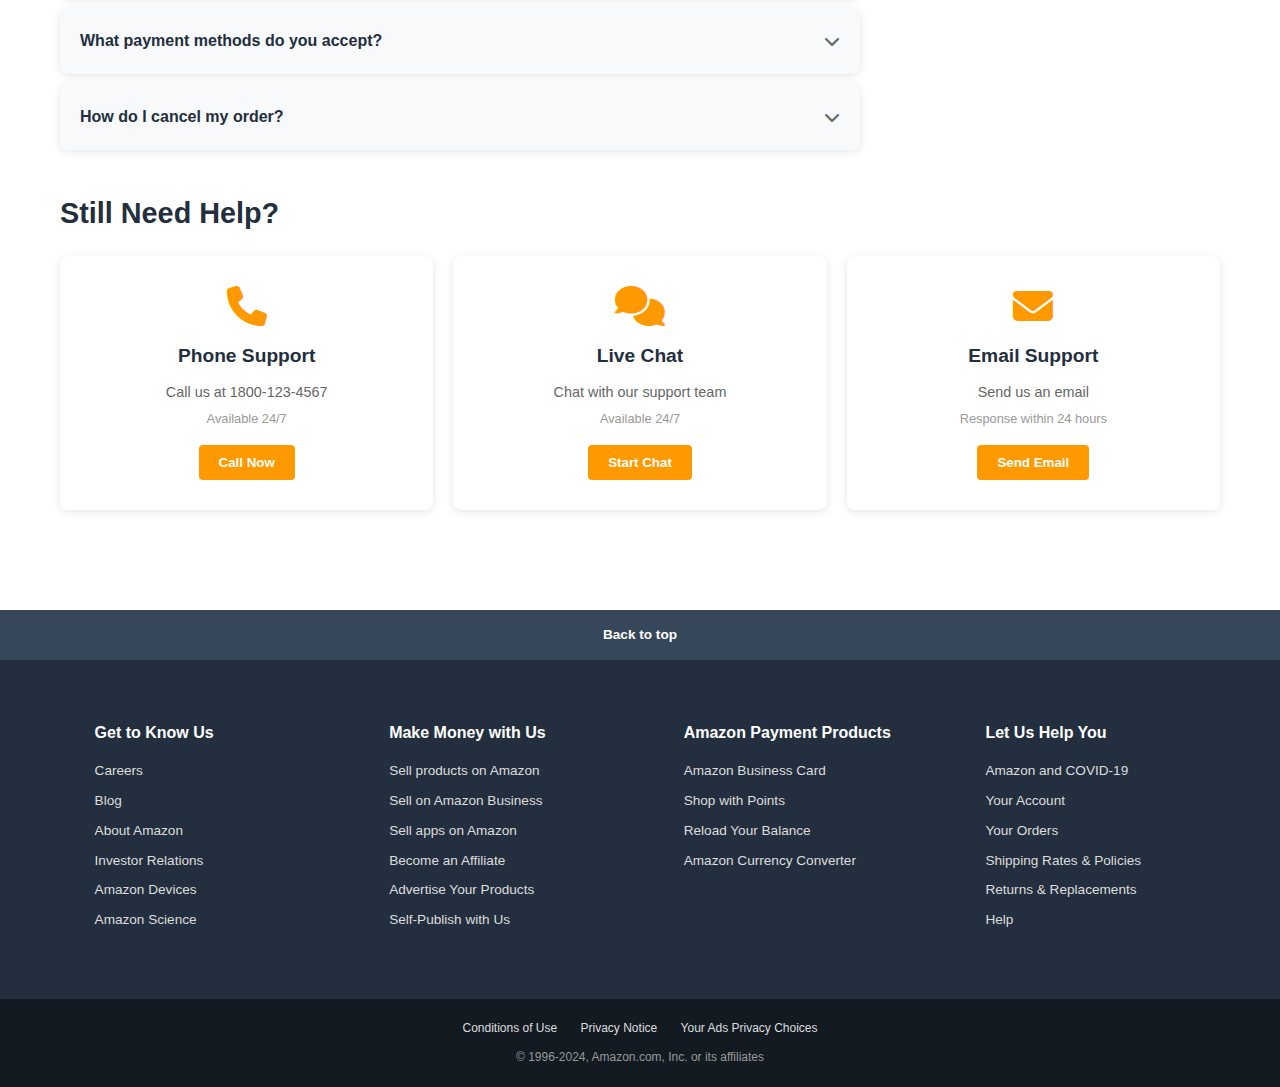
<file: customer-service.html>
<!DOCTYPE html>
<html lang="en">
<head>
    <meta charset="UTF-8">
    <meta name="viewport" content="width=device-width, initial-scale=1.0">
    <title>Customer Service - Amazon Clone</title>
    <link rel="stylesheet" href="style.css">
    <link rel="stylesheet" href="https://cdnjs.cloudflare.com/ajax/libs/font-awesome/6.4.0/css/all.min.css">
</head>
<body>
    <!-- Header -->
    <header>
        <div class="nav-bar">
            <div class="nav-logo">
                <a href="index.html">
                    <img src="amazon_logo.png" alt="Amazon Logo">
                </a>
            </div>

            <div class="nav-location">
                <i class="fas fa-map-marker-alt"></i>
                <div>
                    <span class="location-top">Deliver to</span>
                    <span class="location-bottom">India</span>
                </div>
            </div>

            <div class="nav-search">
                <select class="search-select">
                    <option>All</option>
                    <option>Electronics</option>
                    <option>Books</option>
                    <option>Fashion</option>
                </select>
                <input type="text" class="search-input" placeholder="Search Amazon">
                <div class="search-icon">
                    <i class="fas fa-search"></i>
                </div>
            </div>

            <div class="nav-items">
                <div class="nav-item">
                    <span class="nav-item-top">Hello, sign in</span>
                    <span class="nav-item-bottom">Account & Lists</span>
                </div>
                <div class="nav-item">
                    <span class="nav-item-top">Returns</span>
                    <span class="nav-item-bottom">& Orders</span>
                </div>
                <div class="nav-cart" onclick="window.location.href='cart.html'">
                    <i class="fas fa-shopping-cart"></i>
                    <span class="cart-count">0</span>
                </div>
            </div>
        </div>

        <div class="panel">
            <div class="panel-left">
                <i class="fas fa-bars"></i>
                <a href="products.html">All</a>
            </div>
            <div class="panel-right">
                <a href="deals.html">Today's Deals</a>
                <a href="customer-service.html" class="active">Customer Service</a>
                <a href="registry.html">Registry</a>
                <a href="gift-cards.html">Gift Cards</a>
                <a href="#">Sell</a>
            </div>
        </div>
    </header>

    <!-- Main Content -->
    <main class="customer-service-main">
        <div class="cs-hero">
            <h1>Customer Service</h1>
            <p>How can we help you today?</p>
        </div>

        <!-- Quick Actions -->
        <section class="quick-actions">
            <h2>Quick Actions</h2>
            <div class="action-grid">
                <div class="action-card" onclick="window.location.href='orders.html'">
                    <i class="fas fa-box"></i>
                    <h3>Your Orders</h3>
                    <p>Track, return, or buy things again</p>
                </div>
                <div class="action-card" onclick="window.location.href='orders.html'">
                    <i class="fas fa-undo"></i>
                    <h3>Returns & Refunds</h3>
                    <p>Return or exchange items</p>
                </div>
                <div class="action-card" onclick="window.location.href='signin.html'">
                    <i class="fas fa-user-cog"></i>
                    <h3>Manage Your Account</h3>
                    <p>Login & security, addresses, payment</p>
                </div>
                <div class="action-card" onclick="showContactModal()">
                    <i class="fas fa-headset"></i>
                    <h3>Contact Us</h3>
                    <p>Get help with any issue</p>
                </div>
            </div>
        </section>

        <!-- Help Topics -->
        <section class="help-topics">
            <h2>Help Topics</h2>
            <div class="topics-grid">
                <div class="topic-section">
                    <h3>Ordering</h3>
                    <ul>
                        <li><a href="#" onclick="showHelpArticle('placing-order')">Placing an Order</a></li>
                        <li><a href="#" onclick="showHelpArticle('payment-methods')">Payment Methods</a></li>
                        <li><a href="#" onclick="showHelpArticle('order-changes')">Changing or Canceling Orders</a></li>
                        <li><a href="#" onclick="showHelpArticle('gift-orders')">Gift Orders</a></li>
                    </ul>
                </div>
                <div class="topic-section">
                    <h3>Shipping & Delivery</h3>
                    <ul>
                        <li><a href="#" onclick="showHelpArticle('delivery-options')">Delivery Options</a></li>
                        <li><a href="#" onclick="showHelpArticle('track-package')">Track Your Package</a></li>
                        <li><a href="#" onclick="showHelpArticle('delivery-issues')">Delivery Issues</a></li>
                        <li><a href="#" onclick="showHelpArticle('shipping-rates')">Shipping Rates & Policies</a></li>
                    </ul>
                </div>
                <div class="topic-section">
                    <h3>Returns & Refunds</h3>
                    <ul>
                        <li><a href="#" onclick="showHelpArticle('return-policy')">Return Policy</a></li>
                        <li><a href="#" onclick="showHelpArticle('return-item')">Return an Item</a></li>
                        <li><a href="#" onclick="showHelpArticle('refund-status')">Refund Status</a></li>
                        <li><a href="#" onclick="showHelpArticle('return-reasons')">Return Reasons</a></li>
                    </ul>
                </div>
                <div class="topic-section">
                    <h3>Account & Login</h3>
                    <ul>
                        <li><a href="#" onclick="showHelpArticle('account-settings')">Account Settings</a></li>
                        <li><a href="#" onclick="showHelpArticle('password-reset')">Password & Security</a></li>
                        <li><a href="#" onclick="showHelpArticle('address-book')">Address Book</a></li>
                        <li><a href="#" onclick="showHelpArticle('payment-settings')">Payment Settings</a></li>
                    </ul>
                </div>
            </div>
        </section>

        <!-- FAQ Section -->
        <section class="faq-section">
            <h2>Frequently Asked Questions</h2>
            <div class="faq-container">
                <div class="faq-item">
                    <div class="faq-question" onclick="toggleFAQ(this)">
                        <h3>How do I track my order?</h3>
                        <i class="fas fa-chevron-down"></i>
                    </div>
                    <div class="faq-answer">
                        <p>You can track your order by visiting the "Your Orders" page. Simply click on the order you want to track and you'll see the latest updates on its status and expected delivery date.</p>
                    </div>
                </div>
                <div class="faq-item">
                    <div class="faq-question" onclick="toggleFAQ(this)">
                        <h3>What is your return policy?</h3>
                        <i class="fas fa-chevron-down"></i>
                    </div>
                    <div class="faq-answer">
                        <p>Most items can be returned within 30 days of delivery. Items must be in their original condition and packaging. Some restrictions apply to certain categories like electronics and personal care items.</p>
                    </div>
                </div>
                <div class="faq-item">
                    <div class="faq-question" onclick="toggleFAQ(this)">
                        <h3>How can I change my delivery address?</h3>
                        <i class="fas fa-chevron-down"></i>
                    </div>
                    <div class="faq-answer">
                        <p>You can change your delivery address before your order ships by going to "Your Orders" and selecting "Change" next to the shipping address. After shipment, contact customer service for assistance.</p>
                    </div>
                </div>
                <div class="faq-item">
                    <div class="faq-question" onclick="toggleFAQ(this)">
                        <h3>What payment methods do you accept?</h3>
                        <i class="fas fa-chevron-down"></i>
                    </div>
                    <div class="faq-answer">
                        <p>We accept all major credit cards, debit cards, net banking, UPI, and cash on delivery for eligible orders. You can also use gift cards and promotional codes at checkout.</p>
                    </div>
                </div>
                <div class="faq-item">
                    <div class="faq-question" onclick="toggleFAQ(this)">
                        <h3>How do I cancel my order?</h3>
                        <i class="fas fa-chevron-down"></i>
                    </div>
                    <div class="faq-answer">
                        <p>You can cancel your order if it hasn't shipped yet. Go to "Your Orders", find the order you want to cancel, and click "Cancel items". If the order has already shipped, you'll need to return it after delivery.</p>
                    </div>
                </div>
            </div>
        </section>

        <!-- Contact Options -->
        <section class="contact-options">
            <h2>Still Need Help?</h2>
            <div class="contact-grid">
                <div class="contact-card">
                    <i class="fas fa-phone"></i>
                    <h3>Phone Support</h3>
                    <p>Call us at 1800-123-4567</p>
                    <p class="hours">Available 24/7</p>
                    <button class="contact-btn" onclick="showNotification('Phone support feature coming soon!')">Call Now</button>
                </div>
                <div class="contact-card">
                    <i class="fas fa-comments"></i>
                    <h3>Live Chat</h3>
                    <p>Chat with our support team</p>
                    <p class="hours">Available 24/7</p>
                    <button class="contact-btn" onclick="showChatModal()">Start Chat</button>
                </div>
                <div class="contact-card">
                    <i class="fas fa-envelope"></i>
                    <h3>Email Support</h3>
                    <p>Send us an email</p>
                    <p class="hours">Response within 24 hours</p>
                    <button class="contact-btn" onclick="showEmailModal()">Send Email</button>
                </div>
            </div>
        </section>
    </main>

    <!-- Contact Modal -->
    <div id="contactModal" class="modal">
        <div class="modal-content">
            <span class="close" onclick="closeModal('contactModal')">&times;</span>
            <h2>Contact Customer Service</h2>
            <form id="contactForm">
                <div class="form-group">
                    <label for="contact-name">Name:</label>
                    <input type="text" id="contact-name" required>
                </div>
                <div class="form-group">
                    <label for="contact-email">Email:</label>
                    <input type="email" id="contact-email" required>
                </div>
                <div class="form-group">
                    <label for="contact-subject">Subject:</label>
                    <select id="contact-subject" required>
                        <option value="">Select a topic</option>
                        <option value="order">Order Issue</option>
                        <option value="delivery">Delivery Problem</option>
                        <option value="return">Return/Refund</option>
                        <option value="account">Account Issue</option>
                        <option value="other">Other</option>
                    </select>
                </div>
                <div class="form-group">
                    <label for="contact-message">Message:</label>
                    <textarea id="contact-message" rows="5" required></textarea>
                </div>
                <button type="submit" class="submit-btn">Send Message</button>
            </form>
        </div>
    </div>

    <!-- Chat Modal -->
    <div id="chatModal" class="modal">
        <div class="modal-content chat-modal">
            <div class="chat-header">
                <h3>Live Chat Support</h3>
                <span class="close" onclick="closeModal('chatModal')">&times;</span>
            </div>
            <div class="chat-messages" id="chatMessages">
                <div class="message support-message">
                    <strong>Support Agent:</strong> Hi! How can I help you today?
                </div>
            </div>
            <div class="chat-input">
                <input type="text" id="chatInput" placeholder="Type your message...">
                <button onclick="sendChatMessage()">Send</button>
            </div>
        </div>
    </div>

    <!-- Email Modal -->
    <div id="emailModal" class="modal">
        <div class="modal-content">
            <span class="close" onclick="closeModal('emailModal')">&times;</span>
            <h2>Email Support</h2>
            <form id="emailForm">
                <div class="form-group">
                    <label for="email-to">To:</label>
                    <input type="email" id="email-to" value="support@amazon-clone.com" readonly>
                </div>
                <div class="form-group">
                    <label for="email-from">From:</label>
                    <input type="email" id="email-from" required>
                </div>
                <div class="form-group">
                    <label for="email-subject">Subject:</label>
                    <input type="text" id="email-subject" required>
                </div>
                <div class="form-group">
                    <label for="email-body">Message:</label>
                    <textarea id="email-body" rows="6" required></textarea>
                </div>
                <button type="submit" class="submit-btn">Send Email</button>
            </form>
        </div>
    </div>

    <!-- Footer -->
    <footer>
        <div class="foot-panel" onclick="scrollToTop()">Back to top</div>
        <div class="foot-panel2">
            <ul>
                <p>Get to Know Us</p>
                <a href="#">Careers</a>
                <a href="#">Blog</a>
                <a href="#">About Amazon</a>
                <a href="#">Investor Relations</a>
                <a href="#">Amazon Devices</a>
                <a href="#">Amazon Science</a>
            </ul>
            <ul>
                <p>Make Money with Us</p>
                <a href="sell.html">Sell products on Amazon</a>
                <a href="#">Sell on Amazon Business</a>
                <a href="#">Sell apps on Amazon</a>
                <a href="#">Become an Affiliate</a>
                <a href="#">Advertise Your Products</a>
                <a href="#">Self-Publish with Us</a>
            </ul>
            <ul>
                <p>Amazon Payment Products</p>
                <a href="#">Amazon Business Card</a>
                <a href="#">Shop with Points</a>
                <a href="#">Reload Your Balance</a>
                <a href="#">Amazon Currency Converter</a>
            </ul>
            <ul>
                <p>Let Us Help You</p>
                <a href="#">Amazon and COVID-19</a>
                <a href="account.html">Your Account</a>
                <a href="orders.html">Your Orders</a>
                <a href="#">Shipping Rates & Policies</a>
                <a href="#">Returns & Replacements</a>
                <a href="customer-service.html">Help</a>
            </ul>
        </div>
        
        <div class="foot-panel4">
            <div class="pages">
                <a href="#">Conditions of Use</a>
                <a href="#">Privacy Notice</a>
                <a href="#">Your Ads Privacy Choices</a>
            </div>
            <div class="copyright">© 1996-2024, Amazon.com, Inc. or its affiliates</div>
        </div>
    </footer>

    <script src="script.js"></script>
    <script>
        document.addEventListener('DOMContentLoaded', function() {
            updateCartCount();
        });

        function toggleFAQ(element) {
            const faqItem = element.parentElement;
            const answer = faqItem.querySelector('.faq-answer');
            const icon = element.querySelector('i');
            
            faqItem.classList.toggle('active');
            
            if (faqItem.classList.contains('active')) {
                answer.style.maxHeight = answer.scrollHeight + 'px';
                icon.style.transform = 'rotate(180deg)';
            } else {
                answer.style.maxHeight = '0';
                icon.style.transform = 'rotate(0deg)';
            }
        }

        function showContactModal() {
            document.getElementById('contactModal').style.display = 'flex';
        }

        function showChatModal() {
            document.getElementById('chatModal').style.display = 'flex';
        }

        function showEmailModal() {
            document.getElementById('emailModal').style.display = 'flex';
        }

        function closeModal(modalId) {
            document.getElementById(modalId).style.display = 'none';
        }

        function sendChatMessage() {
            const input = document.getElementById('chatInput');
            const messages = document.getElementById('chatMessages');
            
            if (input.value.trim()) {
                const userMessage = document.createElement('div');
                userMessage.className = 'message user-message';
                userMessage.innerHTML = `<strong>You:</strong> ${input.value}`;
                messages.appendChild(userMessage);
                
                input.value = '';
                messages.scrollTop = messages.scrollHeight;
                
                // Simulate agent response
                setTimeout(() => {
                    const agentMessage = document.createElement('div');
                    agentMessage.className = 'message support-message';
                    agentMessage.innerHTML = '<strong>Support Agent:</strong> Thank you for your message. I\'m looking into this for you.';
                    messages.appendChild(agentMessage);
                    messages.scrollTop = messages.scrollHeight;
                }, 1000);
            }
        }

        function showHelpArticle(topic) {
            const articles = {
                'placing-order': 'Learn how to place an order on our platform with our step-by-step guide.',
                'payment-methods': 'We accept various payment methods including credit cards, debit cards, and digital wallets.',
                'order-changes': 'You can modify or cancel your order before it ships from our fulfillment center.',
                'delivery-options': 'Choose from standard, expedited, or premium delivery options based on your needs.',
                'track-package': 'Track your package in real-time using your order number and tracking ID.',
                'return-policy': 'Our 30-day return policy allows you to return most items in their original condition.'
            };
            
            const article = articles[topic] || 'Article content not available.';
            alert(`Help Article: ${topic}\n\n${article}`);
        }

        // Form submissions
        document.getElementById('contactForm').addEventListener('submit', function(e) {
            e.preventDefault();
            showNotification('Your message has been sent! We\'ll get back to you soon.');
            closeModal('contactModal');
            this.reset();
        });

        document.getElementById('emailForm').addEventListener('submit', function(e) {
            e.preventDefault();
            showNotification('Your email has been sent! We\'ll respond within 24 hours.');
            closeModal('emailModal');
            this.reset();
        });

        // Close modals when clicking outside
        window.addEventListener('click', function(e) {
            const modals = ['contactModal', 'chatModal', 'emailModal'];
            modals.forEach(modalId => {
                const modal = document.getElementById(modalId);
                if (e.target === modal) {
                    closeModal(modalId);
                }
            });
        });
    </script>
</body>
</html>
</file>
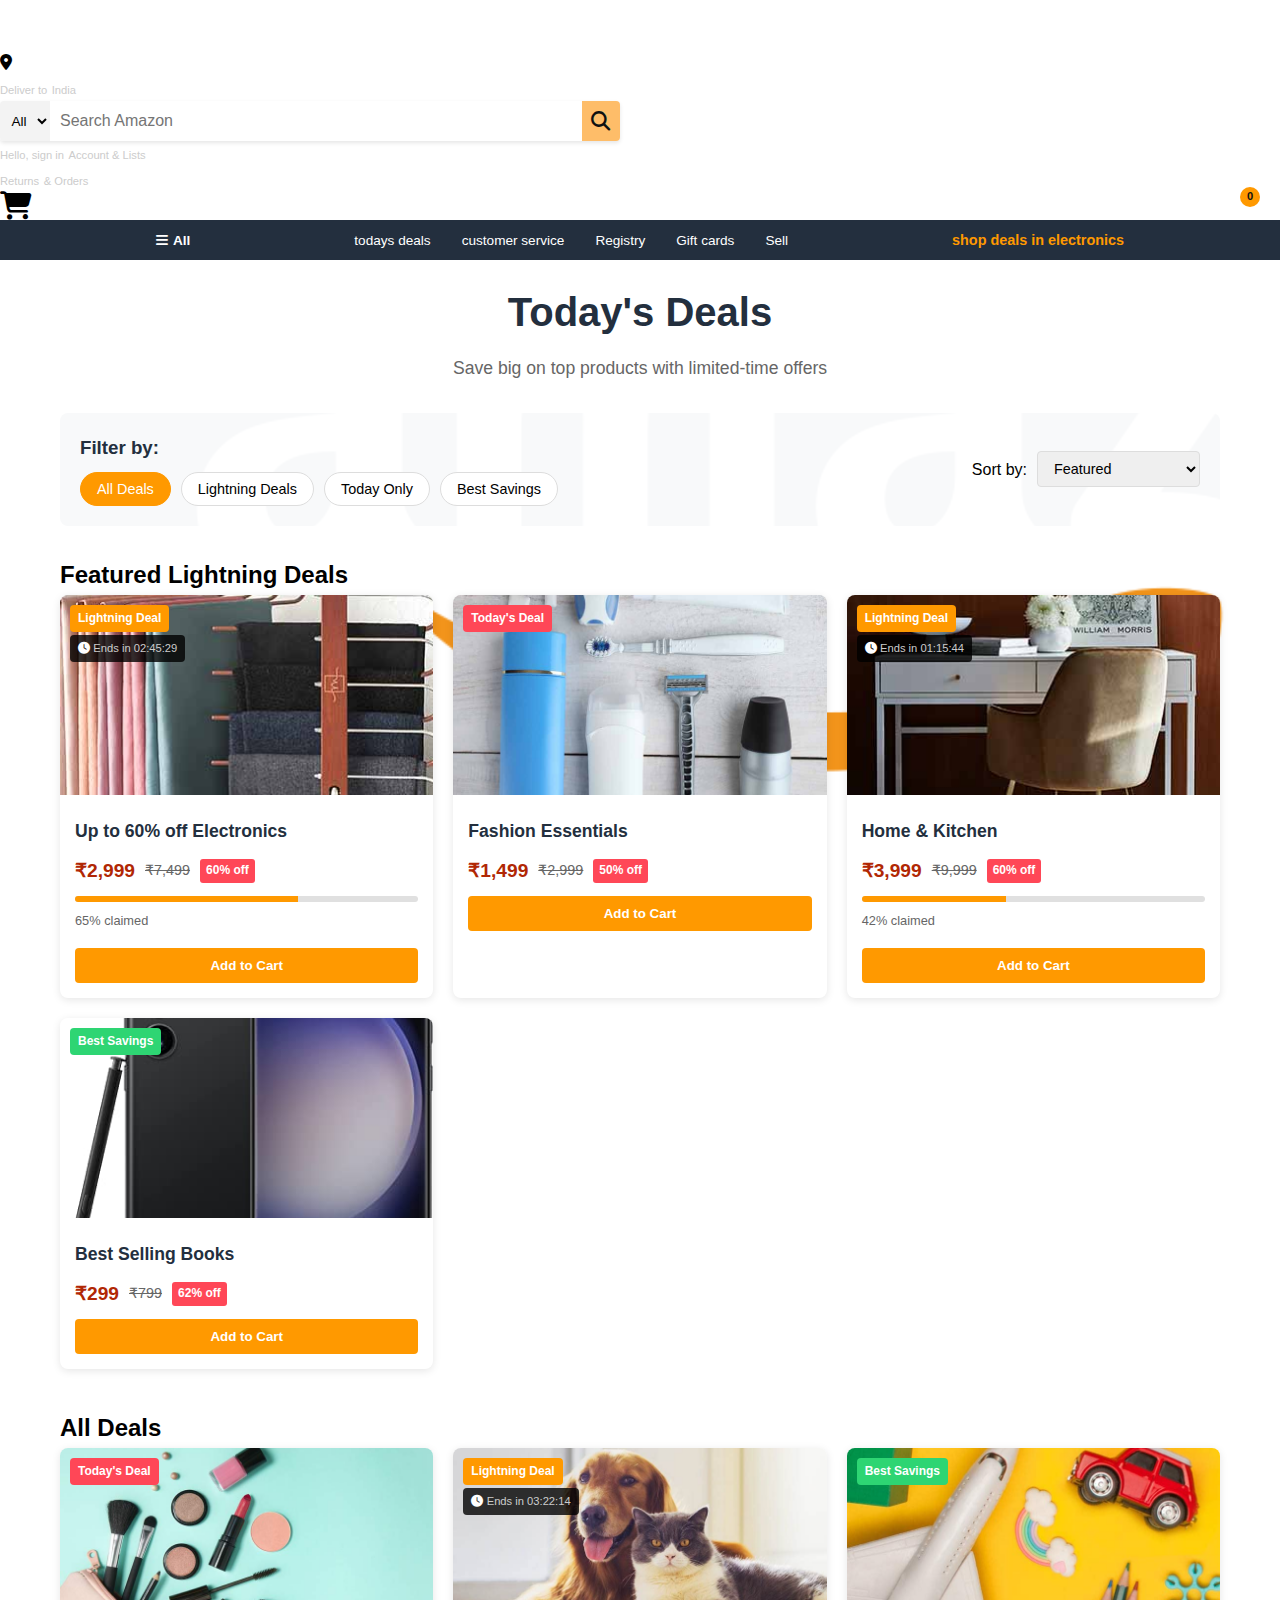
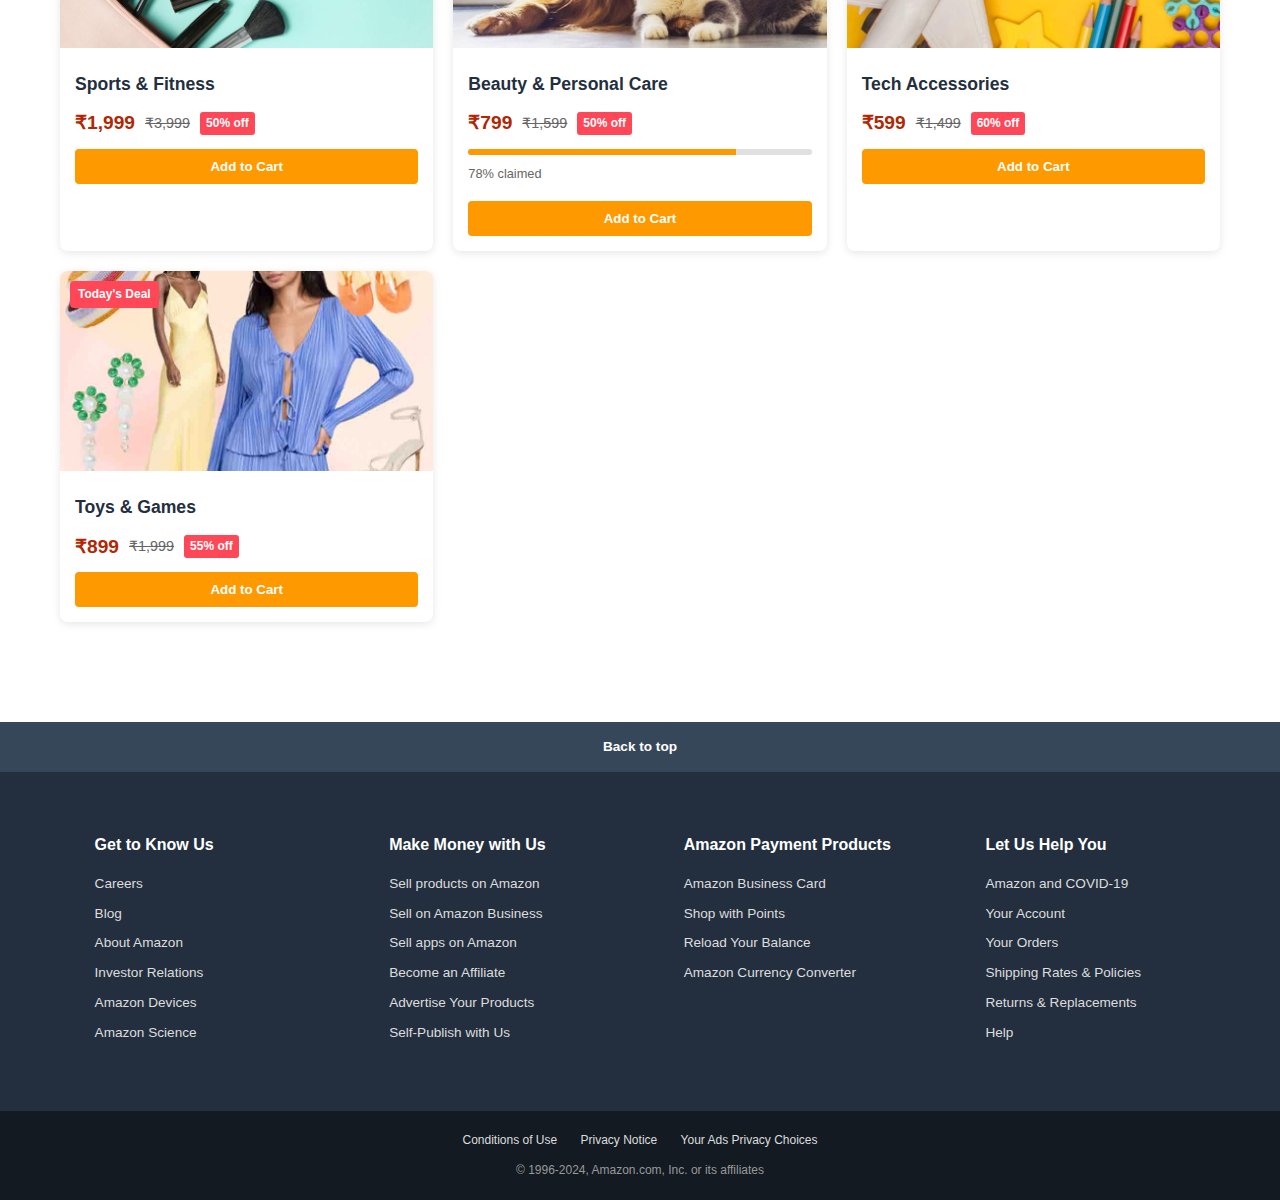
<file: deals.html>
<!DOCTYPE html>
<html lang="en">
<head>
    <meta charset="UTF-8">
    <meta name="viewport" content="width=device-width, initial-scale=1.0">
    <title>Today's Deals - Amazon Clone</title>
    <link rel="stylesheet" href="style.css">
    <link rel="stylesheet" href="https://cdnjs.cloudflare.com/ajax/libs/font-awesome/6.4.0/css/all.min.css">
</head>
<body>
    <!-- Header -->
    <header>
        <div class="nav-bar">
            <div class="nav-logo">
                <a href="index.html">
                    <img src="amazon_logo.png" alt="Amazon Logo">
                </a>
            </div>

            <div class="nav-location">
                <i class="fas fa-map-marker-alt"></i>
                <div>
                    <span class="location-top">Deliver to</span>
                    <span class="location-bottom">India</span>
                </div>
            </div>

            <div class="nav-search">
                <select class="search-select">
                    <option>All</option>
                    <option>Electronics</option>
                    <option>Books</option>
                    <option>Fashion</option>
                </select>
                <input type="text" class="search-input" placeholder="Search Amazon">
                <div class="search-icon">
                    <i class="fas fa-search"></i>
                </div>
            </div>

            <div class="nav-items">
                <div class="nav-item">
                    <span class="nav-item-top">Hello, sign in</span>
                    <span class="nav-item-bottom">Account & Lists</span>
                </div>
                <div class="nav-item">
                    <span class="nav-item-top">Returns</span>
                    <span class="nav-item-bottom">& Orders</span>
                </div>
                <div class="nav-cart" onclick="window.location.href='cart.html'">
                    <i class="fas fa-shopping-cart"></i>
                    <span class="cart-count">0</span>
                </div>
            </div>
        </div>

        <div class="panel">
            <div class="panel-all border">
                <i class="fas fa-bars"></i>
                All
            </div>
            <div class="panel-ops">
                <p class="border" onclick="window.location.href='deals.html'">todays deals</p>
                <p class="border" onclick="window.location.href='customer-service.html'">customer service</p>
                <p class="border" onclick="window.location.href='registry.html'">Registry</p>
                <p class="border" onclick="window.location.href='gift-cards.html'">Gift cards</p>
                <p class="border" onclick="window.location.href='sell.html'">Sell</p>
            </div>
            <div class="panel-deals border">
                shop deals in electronics
            </div>
        </div>
    </header>

    <!-- Main Content -->
    <main class="deals-main">
        <div class="deals-hero">
            <h1>Today's Deals</h1>
            <p>Save big on top products with limited-time offers</p>
        </div>

        <!-- Deal Filters -->
        <div class="deals-filters">
            <div class="filter-group">
                <h3>Filter by:</h3>
                <div class="filter-options">
                    <button class="filter-btn active" data-filter="all">All Deals</button>
                    <button class="filter-btn" data-filter="lightning">Lightning Deals</button>
                    <button class="filter-btn" data-filter="today">Today Only</button>
                    <button class="filter-btn" data-filter="savings">Best Savings</button>
                </div>
            </div>
            <div class="sort-group">
                <label for="sort-deals">Sort by:</label>
                <select id="sort-deals">
                    <option value="featured">Featured</option>
                    <option value="price-low">Price: Low to High</option>
                    <option value="price-high">Price: High to Low</option>
                    <option value="discount">% Off</option>
                    <option value="ending-soon">Ending Soon</option>
                </select>
            </div>
        </div>

        <!-- Featured Deals -->
        <section class="featured-deals">
            <h2>Featured Lightning Deals</h2>
            <div class="deals-grid">
                <div class="deal-card lightning-deal">
                    <div class="deal-badge">Lightning Deal</div>
                    <div class="deal-timer">
                        <i class="fas fa-clock"></i>
                        <span class="timer-text">Ends in 02:45:30</span>
                    </div>
                    <img src="box1_image.jpg" alt="Electronics Deal">
                    <div class="deal-info">
                        <h3>Up to 60% off Electronics</h3>
                        <div class="price-info">
                            <span class="current-price">₹2,999</span>
                            <span class="original-price">₹7,499</span>
                            <span class="discount">60% off</span>
                        </div>
                        <div class="deal-progress">
                            <div class="progress-bar">
                                <div class="progress-fill" style="width: 65%"></div>
                            </div>
                            <span class="claimed">65% claimed</span>
                        </div>
                        <button class="add-to-cart-btn" onclick="addToCart({id: 'deal1', name: 'Electronics Bundle', price: 2999, image: 'box1_image.jpg'})">
                            Add to Cart
                        </button>
                    </div>
                </div>

                <div class="deal-card today-deal">
                    <div class="deal-badge">Today's Deal</div>
                    <img src="box2_image.jpg" alt="Fashion Deal">
                    <div class="deal-info">
                        <h3>Fashion Essentials</h3>
                        <div class="price-info">
                            <span class="current-price">₹1,499</span>
                            <span class="original-price">₹2,999</span>
                            <span class="discount">50% off</span>
                        </div>
                        <button class="add-to-cart-btn" onclick="addToCart({id: 'deal2', name: 'Fashion Essentials', price: 1499, image: 'box2_image.jpg'})">
                            Add to Cart
                        </button>
                    </div>
                </div>

                <div class="deal-card lightning-deal">
                    <div class="deal-badge">Lightning Deal</div>
                    <div class="deal-timer">
                        <i class="fas fa-clock"></i>
                        <span class="timer-text">Ends in 01:15:45</span>
                    </div>
                    <img src="box3_image.jpg" alt="Home Deal">
                    <div class="deal-info">
                        <h3>Home & Kitchen</h3>
                        <div class="price-info">
                            <span class="current-price">₹3,999</span>
                            <span class="original-price">₹9,999</span>
                            <span class="discount">60% off</span>
                        </div>
                        <div class="deal-progress">
                            <div class="progress-bar">
                                <div class="progress-fill" style="width: 42%"></div>
                            </div>
                            <span class="claimed">42% claimed</span>
                        </div>
                        <button class="add-to-cart-btn" onclick="addToCart({id: 'deal3', name: 'Home & Kitchen Set', price: 3999, image: 'box3_image.jpg'})">
                            Add to Cart
                        </button>
                    </div>
                </div>

                <div class="deal-card savings-deal">
                    <div class="deal-badge">Best Savings</div>
                    <img src="box4_image.jpg" alt="Books Deal">
                    <div class="deal-info">
                        <h3>Best Selling Books</h3>
                        <div class="price-info">
                            <span class="current-price">₹299</span>
                            <span class="original-price">₹799</span>
                            <span class="discount">62% off</span>
                        </div>
                        <button class="add-to-cart-btn" onclick="addToCart({id: 'deal4', name: 'Best Selling Books', price: 299, image: 'box4_image.jpg'})">
                            Add to Cart
                        </button>
                    </div>
                </div>
            </div>
        </section>

        <!-- All Deals -->
        <section class="all-deals">
            <h2>All Deals</h2>
            <div class="deals-grid">
                <div class="deal-card today-deal">
                    <div class="deal-badge">Today's Deal</div>
                    <img src="box5_image.jpg" alt="Sports Deal">
                    <div class="deal-info">
                        <h3>Sports & Fitness</h3>
                        <div class="price-info">
                            <span class="current-price">₹1,999</span>
                            <span class="original-price">₹3,999</span>
                            <span class="discount">50% off</span>
                        </div>
                        <button class="add-to-cart-btn" onclick="addToCart({id: 'deal5', name: 'Sports Equipment', price: 1999, image: 'box5_image.jpg'})">
                            Add to Cart
                        </button>
                    </div>
                </div>

                <div class="deal-card lightning-deal">
                    <div class="deal-badge">Lightning Deal</div>
                    <div class="deal-timer">
                        <i class="fas fa-clock"></i>
                        <span class="timer-text">Ends in 03:22:15</span>
                    </div>
                    <img src="box6_image.jpg" alt="Beauty Deal">
                    <div class="deal-info">
                        <h3>Beauty & Personal Care</h3>
                        <div class="price-info">
                            <span class="current-price">₹799</span>
                            <span class="original-price">₹1,599</span>
                            <span class="discount">50% off</span>
                        </div>
                        <div class="deal-progress">
                            <div class="progress-bar">
                                <div class="progress-fill" style="width: 78%"></div>
                            </div>
                            <span class="claimed">78% claimed</span>
                        </div>
                        <button class="add-to-cart-btn" onclick="addToCart({id: 'deal6', name: 'Beauty Products', price: 799, image: 'box6_image.jpg'})">
                            Add to Cart
                        </button>
                    </div>
                </div>

                <div class="deal-card savings-deal">
                    <div class="deal-badge">Best Savings</div>
                    <img src="box7_image.jpg" alt="Tech Deal">
                    <div class="deal-info">
                        <h3>Tech Accessories</h3>
                        <div class="price-info">
                            <span class="current-price">₹599</span>
                            <span class="original-price">₹1,499</span>
                            <span class="discount">60% off</span>
                        </div>
                        <button class="add-to-cart-btn" onclick="addToCart({id: 'deal7', name: 'Tech Accessories', price: 599, image: 'box7_image.jpg'})">
                            Add to Cart
                        </button>
                    </div>
                </div>

                <div class="deal-card today-deal">
                    <div class="deal-badge">Today's Deal</div>
                    <img src="box8_image.jpg" alt="Toys Deal">
                    <div class="deal-info">
                        <h3>Toys & Games</h3>
                        <div class="price-info">
                            <span class="current-price">₹899</span>
                            <span class="original-price">₹1,999</span>
                            <span class="discount">55% off</span>
                        </div>
                        <button class="add-to-cart-btn" onclick="addToCart({id: 'deal8', name: 'Toys & Games', price: 899, image: 'box8_image.jpg'})">
                            Add to Cart
                        </button>
                    </div>
                </div>
            </div>
        </section>
    </main>

    <!-- Footer -->
    <footer>
        <div class="foot-panel" onclick="scrollToTop()">Back to top</div>
        <div class="foot-panel2">
            <ul>
                <p>Get to Know Us</p>
                <a href="#">Careers</a>
                <a href="#">Blog</a>
                <a href="#">About Amazon</a>
                <a href="#">Investor Relations</a>
                <a href="#">Amazon Devices</a>
                <a href="#">Amazon Science</a>
            </ul>
            <ul>
                <p>Make Money with Us</p>
                <a href="sell.html">Sell products on Amazon</a>
                <a href="#">Sell on Amazon Business</a>
                <a href="#">Sell apps on Amazon</a>
                <a href="#">Become an Affiliate</a>
                <a href="#">Advertise Your Products</a>
                <a href="#">Self-Publish with Us</a>
            </ul>
            <ul>
                <p>Amazon Payment Products</p>
                <a href="#">Amazon Business Card</a>
                <a href="#">Shop with Points</a>
                <a href="#">Reload Your Balance</a>
                <a href="#">Amazon Currency Converter</a>
            </ul>
            <ul>
                <p>Let Us Help You</p>
                <a href="#">Amazon and COVID-19</a>
                <a href="account.html">Your Account</a>
                <a href="orders.html">Your Orders</a>
                <a href="#">Shipping Rates & Policies</a>
                <a href="#">Returns & Replacements</a>
                <a href="customer-service.html">Help</a>
            </ul>
        </div>
        
        <div class="foot-panel4">
            <div class="pages">
                <a href="#">Conditions of Use</a>
                <a href="#">Privacy Notice</a>
                <a href="#">Your Ads Privacy Choices</a>
            </div>
            <div class="copyright">© 1996-2024, Amazon.com, Inc. or its affiliates</div>
        </div>
    </footer>

    <script src="script.js"></script>
    <script>
        // Deal-specific JavaScript
        document.addEventListener('DOMContentLoaded', function() {
            updateCartCount();
            initializeDealsPage();
        });

        function initializeDealsPage() {
            // Timer functionality for lightning deals
            const timers = document.querySelectorAll('.timer-text');
            timers.forEach(timer => {
                updateTimer(timer);
                setInterval(() => updateTimer(timer), 1000);
            });

            // Filter functionality
            const filterBtns = document.querySelectorAll('.filter-btn');
            filterBtns.forEach(btn => {
                btn.addEventListener('click', function() {
                    filterBtns.forEach(b => b.classList.remove('active'));
                    this.classList.add('active');
                    filterDeals(this.dataset.filter);
                });
            });

            // Sort functionality
            const sortSelect = document.getElementById('sort-deals');
            sortSelect.addEventListener('change', function() {
                sortDeals(this.value);
            });
        }

        function updateTimer(timerElement) {
            const timeText = timerElement.textContent;
            const timeParts = timeText.match(/(\d+):(\d+):(\d+)/);
            if (timeParts) {
                let hours = parseInt(timeParts[1]);
                let minutes = parseInt(timeParts[2]);
                let seconds = parseInt(timeParts[3]);

                if (seconds > 0) {
                    seconds--;
                } else if (minutes > 0) {
                    minutes--;
                    seconds = 59;
                } else if (hours > 0) {
                    hours--;
                    minutes = 59;
                    seconds = 59;
                }

                const formattedTime = `Ends in ${hours.toString().padStart(2, '0')}:${minutes.toString().padStart(2, '0')}:${seconds.toString().padStart(2, '0')}`;
                timerElement.textContent = formattedTime;
            }
        }

        function filterDeals(filter) {
            const dealCards = document.querySelectorAll('.deal-card');
            dealCards.forEach(card => {
                if (filter === 'all') {
                    card.style.display = 'block';
                } else {
                    const hasClass = card.classList.contains(filter + '-deal');
                    card.style.display = hasClass ? 'block' : 'none';
                }
            });
        }

        function sortDeals(sortBy) {
            const dealGrids = document.querySelectorAll('.deals-grid');
            dealGrids.forEach(grid => {
                const deals = Array.from(grid.querySelectorAll('.deal-card'));
                deals.sort((a, b) => {
                    switch(sortBy) {
                        case 'price-low':
                            return getPrice(a) - getPrice(b);
                        case 'price-high':
                            return getPrice(b) - getPrice(a);
                        case 'discount':
                            return getDiscount(b) - getDiscount(a);
                        default:
                            return 0;
                    }
                });
                deals.forEach(deal => grid.appendChild(deal));
            });
        }

        function getPrice(dealCard) {
            const priceText = dealCard.querySelector('.current-price').textContent;
            return parseInt(priceText.replace(/[₹,]/g, ''));
        }

        function getDiscount(dealCard) {
            const discountText = dealCard.querySelector('.discount').textContent;
            return parseInt(discountText.replace(/[%off\s]/g, ''));
        }
    </script>
</body>
</html>
</file>
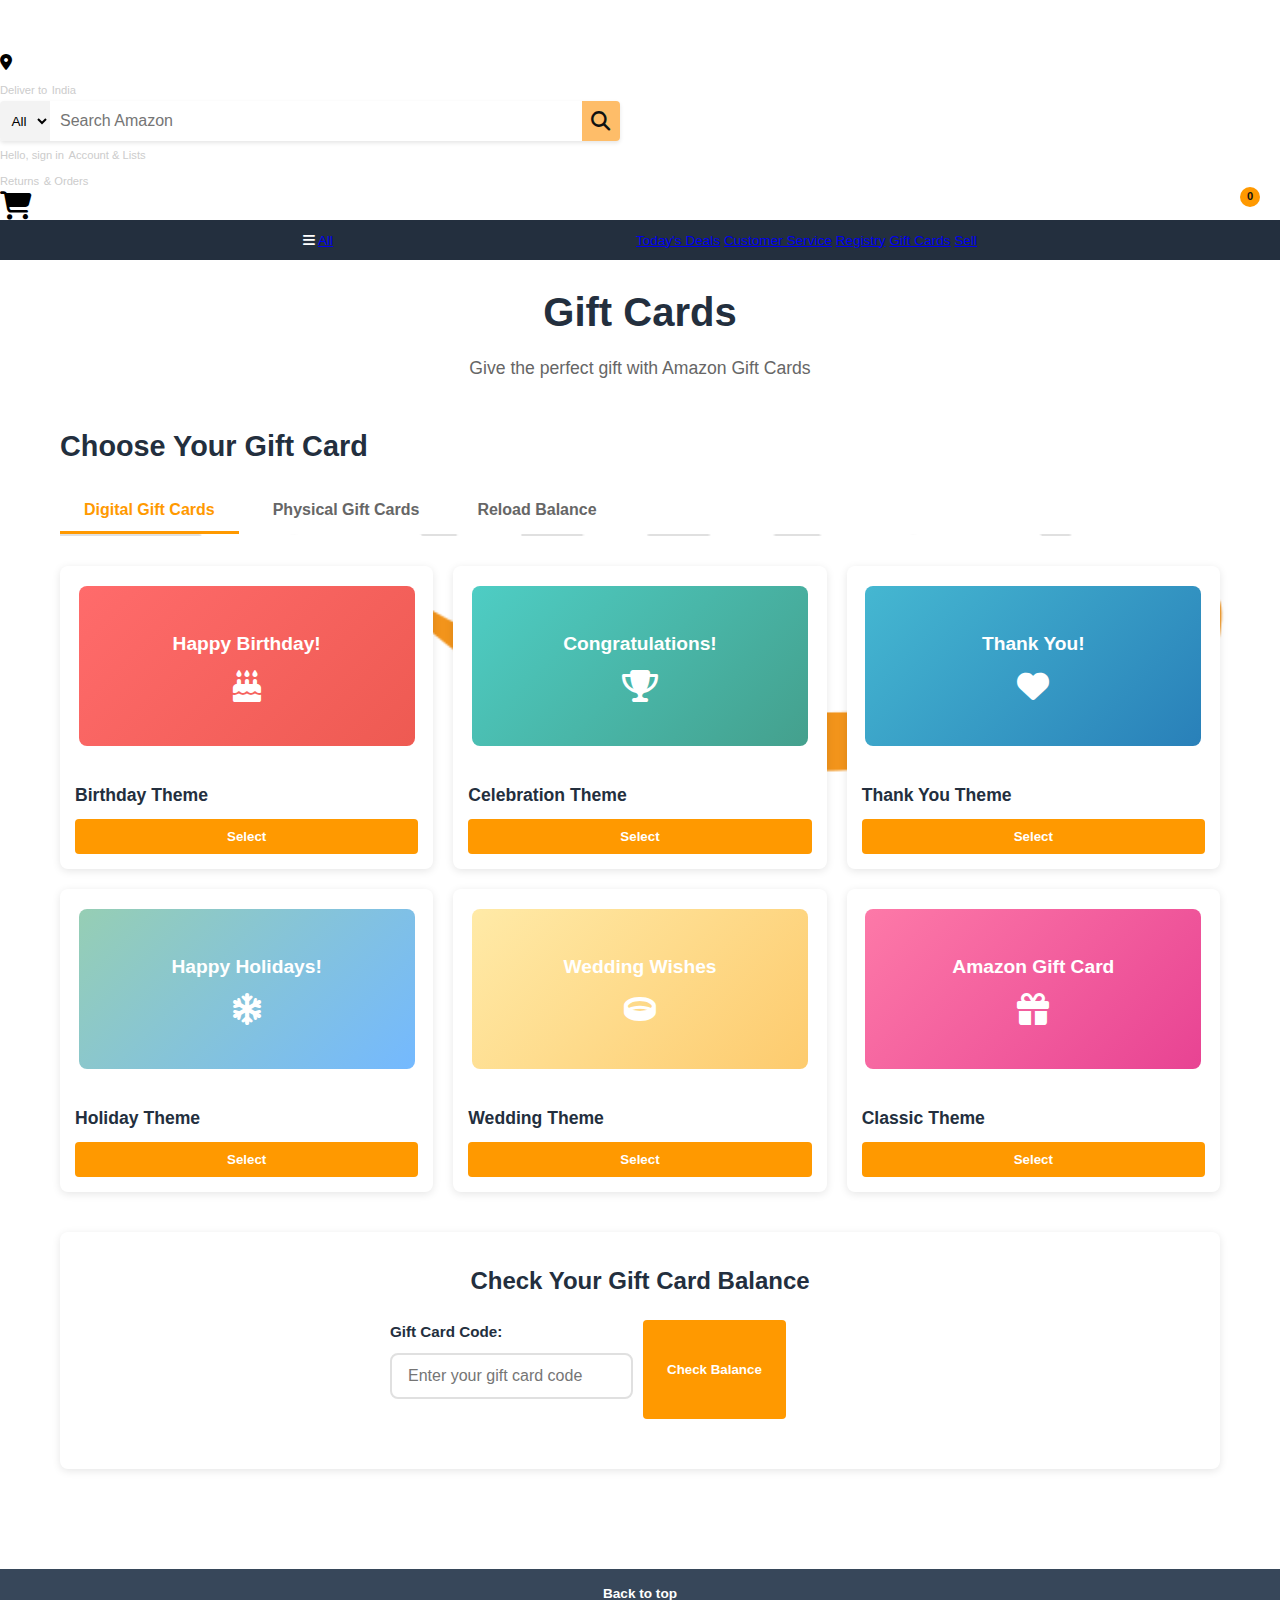
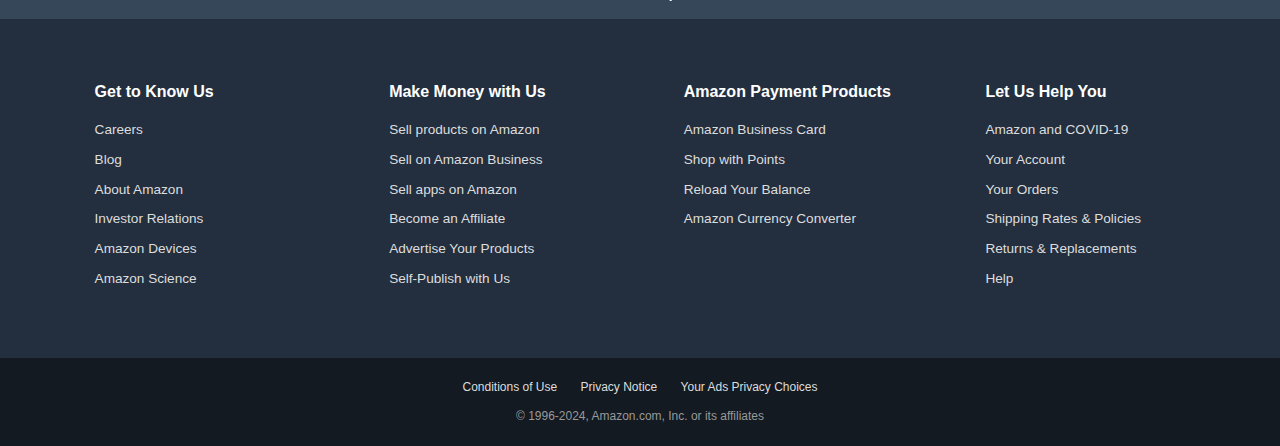
<file: gift-cards.html>
<!DOCTYPE html>
<html lang="en">
<head>
    <meta charset="UTF-8">
    <meta name="viewport" content="width=device-width, initial-scale=1.0">
    <title>Gift Cards - Amazon Clone</title>
    <link rel="stylesheet" href="style.css">
    <link rel="stylesheet" href="https://cdnjs.cloudflare.com/ajax/libs/font-awesome/6.4.0/css/all.min.css">
</head>
<body>
    <!-- Header -->
    <header>
        <div class="nav-bar">
            <div class="nav-logo">
                <a href="index.html">
                    <img src="amazon_logo.png" alt="Amazon Logo">
                </a>
            </div>

            <div class="nav-location">
                <i class="fas fa-map-marker-alt"></i>
                <div>
                    <span class="location-top">Deliver to</span>
                    <span class="location-bottom">India</span>
                </div>
            </div>

            <div class="nav-search">
                <select class="search-select">
                    <option>All</option>
                    <option>Electronics</option>
                    <option>Books</option>
                    <option>Fashion</option>
                </select>
                <input type="text" class="search-input" placeholder="Search Amazon">
                <div class="search-icon">
                    <i class="fas fa-search"></i>
                </div>
            </div>

            <div class="nav-items">
                <div class="nav-item">
                    <span class="nav-item-top">Hello, sign in</span>
                    <span class="nav-item-bottom">Account & Lists</span>
                </div>
                <div class="nav-item">
                    <span class="nav-item-top">Returns</span>
                    <span class="nav-item-bottom">& Orders</span>
                </div>
                <div class="nav-cart" onclick="window.location.href='cart.html'">
                    <i class="fas fa-shopping-cart"></i>
                    <span class="cart-count">0</span>
                </div>
            </div>
        </div>

        <div class="panel">
            <div class="panel-left">
                <i class="fas fa-bars"></i>
                <a href="products.html">All</a>
            </div>
            <div class="panel-right">
                <a href="deals.html">Today's Deals</a>
                <a href="customer-service.html">Customer Service</a>
                <a href="registry.html">Registry</a>
                <a href="gift-cards.html" class="active">Gift Cards</a>
                <a href="#">Sell</a>
            </div>
        </div>
    </header>

    <!-- Main Content -->
    <main class="gift-cards-main">
        <div class="gc-hero">
            <h1>Gift Cards</h1>
            <p>Give the perfect gift with Amazon Gift Cards</p>
        </div>

        <!-- Gift Card Categories -->
        <section class="gc-categories">
            <h2>Choose Your Gift Card</h2>
            <div class="gc-tabs">
                <button class="gc-tab active" onclick="showGCType('digital')">Digital Gift Cards</button>
                <button class="gc-tab" onclick="showGCType('physical')">Physical Gift Cards</button>
                <button class="gc-tab" onclick="showGCType('reload')">Reload Balance</button>
            </div>

            <!-- Digital Gift Cards -->
            <div id="digital" class="gc-content active">
                <div class="gc-grid">
                    <div class="gc-card">
                        <div class="gc-preview">
                            <div class="gc-design birthday">
                                <h3>Happy Birthday!</h3>
                                <i class="fas fa-birthday-cake"></i>
                            </div>
                        </div>
                        <h4>Birthday Theme</h4>
                        <button class="select-gc-btn" onclick="selectGiftCard('birthday', 'digital')">Select</button>
                    </div>

                    <div class="gc-card">
                        <div class="gc-preview">
                            <div class="gc-design celebration">
                                <h3>Congratulations!</h3>
                                <i class="fas fa-trophy"></i>
                            </div>
                        </div>
                        <h4>Celebration Theme</h4>
                        <button class="select-gc-btn" onclick="selectGiftCard('celebration', 'digital')">Select</button>
                    </div>

                    <div class="gc-card">
                        <div class="gc-preview">
                            <div class="gc-design thank-you">
                                <h3>Thank You!</h3>
                                <i class="fas fa-heart"></i>
                            </div>
                        </div>
                        <h4>Thank You Theme</h4>
                        <button class="select-gc-btn" onclick="selectGiftCard('thank-you', 'digital')">Select</button>
                    </div>

                    <div class="gc-card">
                        <div class="gc-preview">
                            <div class="gc-design holiday">
                                <h3>Happy Holidays!</h3>
                                <i class="fas fa-snowflake"></i>
                            </div>
                        </div>
                        <h4>Holiday Theme</h4>
                        <button class="select-gc-btn" onclick="selectGiftCard('holiday', 'digital')">Select</button>
                    </div>

                    <div class="gc-card">
                        <div class="gc-preview">
                            <div class="gc-design wedding">
                                <h3>Wedding Wishes</h3>
                                <i class="fas fa-ring"></i>
                            </div>
                        </div>
                        <h4>Wedding Theme</h4>
                        <button class="select-gc-btn" onclick="selectGiftCard('wedding', 'digital')">Select</button>
                    </div>

                    <div class="gc-card">
                        <div class="gc-preview">
                            <div class="gc-design generic">
                                <h3>Amazon Gift Card</h3>
                                <i class="fas fa-gift"></i>
                            </div>
                        </div>
                        <h4>Classic Theme</h4>
                        <button class="select-gc-btn" onclick="selectGiftCard('classic', 'digital')">Select</button>
                    </div>
                </div>
            </div>

            <!-- Physical Gift Cards -->
            <div id="physical" class="gc-content">
                <div class="gc-grid">
                    <div class="gc-card">
                        <div class="gc-preview physical">
                            <img src="box1_image.jpg" alt="Gift Box Card">
                        </div>
                        <h4>Gift Box</h4>
                        <p>Delivered in elegant gift box</p>
                        <button class="select-gc-btn" onclick="selectGiftCard('gift-box', 'physical')">Select</button>
                    </div>

                    <div class="gc-card">
                        <div class="gc-preview physical">
                            <img src="box2_image.jpg" alt="Greeting Card">
                        </div>
                        <h4>Greeting Card</h4>
                        <p>Card with personalized message</p>
                        <button class="select-gc-btn" onclick="selectGiftCard('greeting-card', 'physical')">Select</button>
                    </div>

                    <div class="gc-card">
                        <div class="gc-preview physical">
                            <img src="box3_image.jpg" alt="Premium Box">
                        </div>
                        <h4>Premium Box</h4>
                        <p>Luxury gift box presentation</p>
                        <button class="select-gc-btn" onclick="selectGiftCard('premium-box', 'physical')">Select</button>
                    </div>
                </div>
            </div>

            <!-- Reload Balance -->
            <div id="reload" class="gc-content">
                <div class="reload-section">
                    <h3>Reload Your Gift Card Balance</h3>
                    <p>Add money to your existing Amazon Gift Card balance</p>
                    <div class="reload-form">
                        <div class="form-group">
                            <label for="reload-amount">Amount to Reload:</label>
                            <div class="amount-options">
                                <button class="amount-btn" onclick="setReloadAmount(500)">₹500</button>
                                <button class="amount-btn" onclick="setReloadAmount(1000)">₹1,000</button>
                                <button class="amount-btn" onclick="setReloadAmount(2000)">₹2,000</button>
                                <button class="amount-btn" onclick="setReloadAmount(5000)">₹5,000</button>
                            </div>
                            <input type="number" id="reload-amount" placeholder="Enter custom amount" min="100" max="50000">
                        </div>
                        <button class="reload-btn" onclick="reloadBalance()">Reload Now</button>
                    </div>
                </div>
            </div>
        </section>

        <!-- Gift Card Purchase Form -->
        <section class="gc-purchase" id="gcPurchaseForm" style="display: none;">
            <h2>Customize Your Gift Card</h2>
            <div class="purchase-container">
                <div class="gc-preview-large">
                    <div id="selectedGCPreview" class="gc-design-large">
                        <!-- Preview will be populated by JavaScript -->
                    </div>
                </div>

                <div class="gc-form">
                    <form id="giftCardForm">
                        <div class="form-group">
                            <label for="gc-amount">Amount:</label>
                            <div class="amount-options">
                                <button type="button" class="amount-btn" onclick="setAmount(500)">₹500</button>
                                <button type="button" class="amount-btn" onclick="setAmount(1000)">₹1,000</button>
                                <button type="button" class="amount-btn" onclick="setAmount(2000)">₹2,000</button>
                                <button type="button" class="amount-btn" onclick="setAmount(5000)">₹5,000</button>
                            </div>
                            <input type="number" id="gc-amount" placeholder="Enter amount" min="100" max="50000" required>
                        </div>

                        <div class="form-group">
                            <label for="gc-recipient-name">Recipient Name:</label>
                            <input type="text" id="gc-recipient-name" placeholder="Enter recipient's name" required>
                        </div>

                        <div class="form-group">
                            <label for="gc-recipient-email">Recipient Email:</label>
                            <input type="email" id="gc-recipient-email" placeholder="Enter recipient's email" required>
                        </div>

                        <div class="form-group">
                            <label for="gc-sender-name">Your Name:</label>
                            <input type="text" id="gc-sender-name" placeholder="Enter your name" required>
                        </div>

                        <div class="form-group">
                            <label for="gc-message">Personal Message (Optional):</label>
                            <textarea id="gc-message" placeholder="Enter a personal message" rows="3"></textarea>
                        </div>

                        <div class="form-group" id="deliveryDateGroup" style="display: none;">
                            <label for="gc-delivery-date">Delivery Date:</label>
                            <input type="date" id="gc-delivery-date">
                        </div>

                        <div class="form-group" id="addressGroup" style="display: none;">
                            <label for="gc-address">Delivery Address:</label>
                            <textarea id="gc-address" placeholder="Enter delivery address" rows="3"></textarea>
                        </div>

                        <div class="gc-summary">
                            <h3>Order Summary</h3>
                            <div class="summary-item">
                                <span>Gift Card Amount:</span>
                                <span id="summaryAmount">₹0</span>
                            </div>
                            <div class="summary-item" id="shippingCost" style="display: none;">
                                <span>Shipping:</span>
                                <span>₹50</span>
                            </div>
                            <div class="summary-total">
                                <span>Total:</span>
                                <span id="summaryTotal">₹0</span>
                            </div>
                        </div>

                        <button type="submit" class="purchase-btn">Add to Cart</button>
                    </form>
                </div>
            </div>
        </section>

        <!-- Gift Card Balance Section -->
        <section class="gc-balance">
            <h2>Check Your Gift Card Balance</h2>
            <div class="balance-container">
                <div class="balance-form">
                    <div class="form-group">
                        <label for="gc-code">Gift Card Code:</label>
                        <input type="text" id="gc-code" placeholder="Enter your gift card code">
                    </div>
                    <button class="check-balance-btn" onclick="checkBalance()">Check Balance</button>
                </div>
                <div class="balance-result" id="balanceResult" style="display: none;">
                    <h3>Your Gift Card Balance</h3>
                    <div class="balance-amount">₹2,500</div>
                    <p>Valid until: December 31, 2025</p>
                </div>
            </div>
        </section>
    </main>

    <!-- Footer -->
    <footer>
        <div class="foot-panel" onclick="scrollToTop()">Back to top</div>
        <div class="foot-panel2">
            <ul>
                <p>Get to Know Us</p>
                <a href="#">Careers</a>
                <a href="#">Blog</a>
                <a href="#">About Amazon</a>
                <a href="#">Investor Relations</a>
                <a href="#">Amazon Devices</a>
                <a href="#">Amazon Science</a>
            </ul>
            <ul>
                <p>Make Money with Us</p>
                <a href="sell.html">Sell products on Amazon</a>
                <a href="#">Sell on Amazon Business</a>
                <a href="#">Sell apps on Amazon</a>
                <a href="#">Become an Affiliate</a>
                <a href="#">Advertise Your Products</a>
                <a href="#">Self-Publish with Us</a>
            </ul>
            <ul>
                <p>Amazon Payment Products</p>
                <a href="#">Amazon Business Card</a>
                <a href="#">Shop with Points</a>
                <a href="#">Reload Your Balance</a>
                <a href="#">Amazon Currency Converter</a>
            </ul>
            <ul>
                <p>Let Us Help You</p>
                <a href="#">Amazon and COVID-19</a>
                <a href="account.html">Your Account</a>
                <a href="orders.html">Your Orders</a>
                <a href="#">Shipping Rates & Policies</a>
                <a href="#">Returns & Replacements</a>
                <a href="customer-service.html">Help</a>
            </ul>
        </div>
        
        <div class="foot-panel4">
            <div class="pages">
                <a href="#">Conditions of Use</a>
                <a href="#">Privacy Notice</a>
                <a href="#">Your Ads Privacy Choices</a>
            </div>
            <div class="copyright">© 1996-2024, Amazon.com, Inc. or its affiliates</div>
        </div>
    </footer>

    <script src="script.js"></script>
    <script>
        let selectedGiftCard = null;
        let selectedType = null;

        document.addEventListener('DOMContentLoaded', function() {
            updateCartCount();
            
            // Set minimum date for delivery
            const today = new Date();
            today.setDate(today.getDate() + 1);
            document.getElementById('gc-delivery-date').min = today.toISOString().split('T')[0];
        });

        function showGCType(type) {
            // Update tabs
            document.querySelectorAll('.gc-tab').forEach(tab => tab.classList.remove('active'));
            document.querySelector(`[onclick="showGCType('${type}')"]`).classList.add('active');
            
            // Update content
            document.querySelectorAll('.gc-content').forEach(content => content.classList.remove('active'));
            document.getElementById(type).classList.add('active');
            
            // Hide purchase form
            document.getElementById('gcPurchaseForm').style.display = 'none';
        }

        function selectGiftCard(theme, type) {
            selectedGiftCard = theme;
            selectedType = type;
            
            // Show purchase form
            document.getElementById('gcPurchaseForm').style.display = 'block';
            
            // Update preview
            updateGiftCardPreview();
            
            // Show/hide fields based on type
            if (type === 'physical') {
                document.getElementById('deliveryDateGroup').style.display = 'block';
                document.getElementById('addressGroup').style.display = 'block';
                document.getElementById('shippingCost').style.display = 'flex';
            } else {
                document.getElementById('deliveryDateGroup').style.display = 'none';
                document.getElementById('addressGroup').style.display = 'none';
                document.getElementById('shippingCost').style.display = 'none';
            }
            
            // Scroll to form
            document.getElementById('gcPurchaseForm').scrollIntoView({ behavior: 'smooth' });
        }

        function updateGiftCardPreview() {
            const preview = document.getElementById('selectedGCPreview');
            const themes = {
                'birthday': { title: 'Happy Birthday!', icon: 'fas fa-birthday-cake', color: '#ff6b6b' },
                'celebration': { title: 'Congratulations!', icon: 'fas fa-trophy', color: '#4ecdc4' },
                'thank-you': { title: 'Thank You!', icon: 'fas fa-heart', color: '#45b7d1' },
                'holiday': { title: 'Happy Holidays!', icon: 'fas fa-snowflake', color: '#96ceb4' },
                'wedding': { title: 'Wedding Wishes', icon: 'fas fa-ring', color: '#ffeaa7' },
                'classic': { title: 'Amazon Gift Card', icon: 'fas fa-gift', color: '#fd79a8' }
            };
            
            const theme = themes[selectedGiftCard] || themes['classic'];
            preview.innerHTML = `
                <h3 style="color: ${theme.color}">${theme.title}</h3>
                <i class="${theme.icon}" style="color: ${theme.color}"></i>
                <div class="gc-amount-display">₹<span id="previewAmount">0</span></div>
            `;
            preview.style.background = `linear-gradient(135deg, ${theme.color}20, ${theme.color}10)`;
            preview.style.border = `2px solid ${theme.color}`;
        }

        function setAmount(amount) {
            document.getElementById('gc-amount').value = amount;
            updateSummary();
            updatePreviewAmount();
        }

        function setReloadAmount(amount) {
            document.getElementById('reload-amount').value = amount;
        }

        function updatePreviewAmount() {
            const amount = document.getElementById('gc-amount').value || 0;
            document.getElementById('previewAmount').textContent = amount;
        }

        function updateSummary() {
            const amount = parseFloat(document.getElementById('gc-amount').value) || 0;
            const shipping = selectedType === 'physical' ? 50 : 0;
            const total = amount + shipping;
            
            document.getElementById('summaryAmount').textContent = `₹${amount}`;
            document.getElementById('summaryTotal').textContent = `₹${total}`;
        }

        function checkBalance() {
            const code = document.getElementById('gc-code').value.trim();
            if (code) {
                document.getElementById('balanceResult').style.display = 'block';
                showNotification('Gift card balance retrieved successfully!');
            } else {
                showNotification('Please enter a valid gift card code.');
            }
        }

        function reloadBalance() {
            const amount = document.getElementById('reload-amount').value;
            if (amount && amount >= 100) {
                showNotification(`₹${amount} has been added to your gift card balance!`);
                document.getElementById('reload-amount').value = '';
            } else {
                showNotification('Please enter a valid amount (minimum ₹100).');
            }
        }

        // Form event listeners
        document.getElementById('gc-amount').addEventListener('input', function() {
            updateSummary();
            updatePreviewAmount();
        });

        document.getElementById('giftCardForm').addEventListener('submit', function(e) {
            e.preventDefault();
            
            const amount = parseFloat(document.getElementById('gc-amount').value);
            const recipientName = document.getElementById('gc-recipient-name').value;
            const recipientEmail = document.getElementById('gc-recipient-email').value;
            const senderName = document.getElementById('gc-sender-name').value;
            
            if (amount < 100) {
                showNotification('Minimum gift card amount is ₹100.');
                return;
            }
            
            if (amount > 50000) {
                showNotification('Maximum gift card amount is ₹50,000.');
                return;
            }
            
            // Create gift card product
            const giftCardProduct = {
                id: `gc-${Date.now()}`,
                name: `Amazon Gift Card - ${selectedGiftCard}`,
                price: amount,
                image: 'amazon_logo.png',
                type: 'gift-card',
                recipient: recipientName,
                recipientEmail: recipientEmail,
                sender: senderName,
                theme: selectedGiftCard,
                deliveryType: selectedType
            };
            
            addToCart(giftCardProduct);
            showNotification('Gift card added to cart successfully!');
            
            // Reset form
            this.reset();
            document.getElementById('gcPurchaseForm').style.display = 'none';
            updateSummary();
        });
    </script>
</body>
</html>
</file>
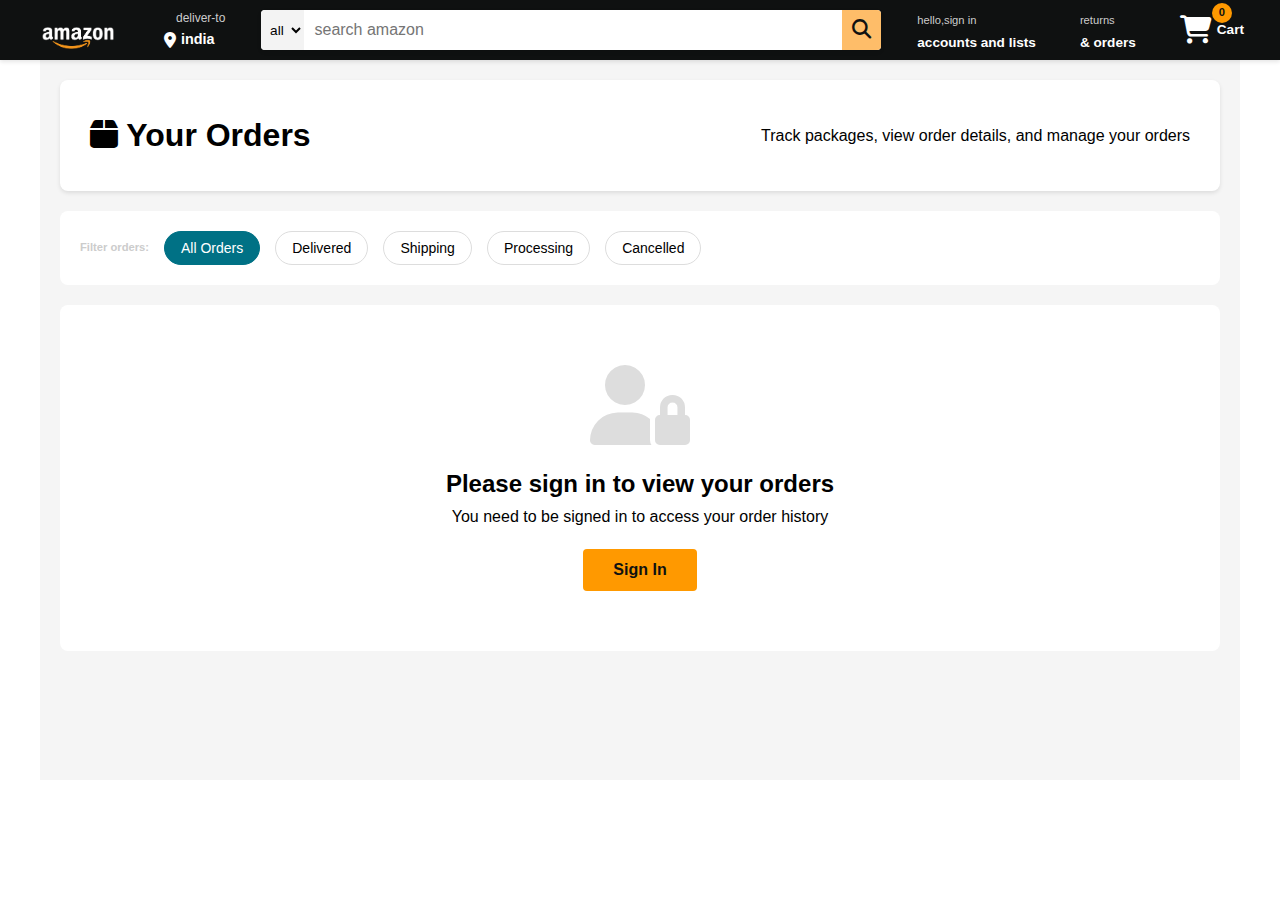
<file: orders.html>
<!DOCTYPE html>
<html lang="en">
<head>
    <meta charset="UTF-8">
    <meta name="viewport" content="width=device-width, initial-scale=1.0">
    <title>Your Orders - Amazon</title>
    <link rel="stylesheet" href="https://cdnjs.cloudflare.com/ajax/libs/font-awesome/6.5.2/css/all.min.css">
    <link rel="stylesheet" href="style.css">
    <style>
        .orders-container {
            max-width: 1200px;
            margin: 0 auto;
            padding: 20px;
            background-color: #f5f5f5;
            min-height: 80vh;
        }
        
        .orders-header {
            background: white;
            padding: 30px;
            border-radius: 8px;
            margin-bottom: 20px;
            box-shadow: 0 2px 4px rgba(0,0,0,0.1);
        }
        
        .order-filters {
            background: white;
            padding: 20px;
            border-radius: 8px;
            margin-bottom: 20px;
            display: flex;
            gap: 15px;
            flex-wrap: wrap;
            align-items: center;
        }
        
        .filter-btn {
            padding: 8px 16px;
            border: 1px solid #ddd;
            border-radius: 20px;
            background: white;
            cursor: pointer;
            font-size: 14px;
        }
        
        .filter-btn.active, .filter-btn:hover {
            background: #007185;
            color: white;
            border-color: #007185;
        }
        
        .order-card {
            background: white;
            border-radius: 8px;
            margin-bottom: 20px;
            box-shadow: 0 2px 4px rgba(0,0,0,0.1);
            overflow: hidden;
        }
        
        .order-header {
            background: #f8f8f8;
            padding: 15px 20px;
            border-bottom: 1px solid #ddd;
            display: grid;
            grid-template-columns: repeat(auto-fit, minmax(150px, 1fr));
            gap: 15px;
        }
        
        .order-info {
            display: flex;
            flex-direction: column;
        }
        
        .order-info-label {
            font-size: 12px;
            color: #666;
            text-transform: uppercase;
            margin-bottom: 5px;
        }
        
        .order-info-value {
            font-weight: bold;
            color: #333;
        }
        
        .order-items {
            padding: 20px;
        }
        
        .order-item {
            display: flex;
            align-items: center;
            padding: 15px 0;
            border-bottom: 1px solid #f0f0f0;
        }
        
        .order-item:last-child {
            border-bottom: none;
        }
        
        .item-image {
            width: 80px;
            height: 80px;
            background-color: #f0f0f0;
            background-size: cover;
            background-position: center;
            border-radius: 4px;
            margin-right: 15px;
        }
        
        .item-details {
            flex: 1;
        }
        
        .item-name {
            font-weight: bold;
            color: #333;
            margin-bottom: 5px;
        }
        
        .item-price {
            color: #B12704;
            font-weight: bold;
            margin-bottom: 5px;
        }
        
        .item-status {
            display: inline-block;
            padding: 4px 8px;
            border-radius: 12px;
            font-size: 12px;
            font-weight: bold;
            text-transform: uppercase;
        }
        
        .status-delivered {
            background: #d4edda;
            color: #155724;
        }
        
        .status-shipping {
            background: #d1ecf1;
            color: #0c5460;
        }
        
        .status-processing {
            background: #fff3cd;
            color: #856404;
        }
        
        .order-actions {
            display: flex;
            gap: 10px;
            margin-top: 10px;
        }
        
        .action-btn {
            padding: 8px 16px;
            border: 1px solid #ddd;
            border-radius: 4px;
            background: white;
            cursor: pointer;
            font-size: 14px;
            text-decoration: none;
            color: #333;
        }
        
        .action-btn:hover {
            background: #f0f0f0;
        }
        
        .action-btn.primary {
            background: #007185;
            color: white;
            border-color: #007185;
        }
        
        .action-btn.primary:hover {
            background: #005a6b;
        }
        
        .empty-orders {
            background: white;
            text-align: center;
            padding: 60px 20px;
            border-radius: 8px;
        }
        
        .empty-orders i {
            font-size: 80px;
            color: #ddd;
            margin-bottom: 20px;
        }
        
        .start-shopping-btn {
            background-color: #ff9900;
            color: #0f1111;
            padding: 12px 30px;
            border: none;
            border-radius: 4px;
            font-size: 16px;
            font-weight: bold;
            cursor: pointer;
            margin-top: 20px;
        }
        
        .start-shopping-btn:hover {
            background-color: #e88900;
        }
        
        @media (max-width: 768px) {
            .order-header {
                grid-template-columns: 1fr;
            }
            
            .order-item {
                flex-direction: column;
                text-align: center;
            }
            
            .item-image {
                margin: 0 0 15px 0;
            }
            
            .order-actions {
                justify-content: center;
            }
        }
    </style>
</head>
<body>
    <!-- Navigation Header -->
    <header>
        <div class="navbar">
            <div class="nav-logo border" onclick="window.location.href='index.html'">
                <div class="logo"></div>
            </div>
            <div class="nav-address border">
                <p class="add-first">deliver-to</p>
                <div class="add-icon">
                    <i class="fa-solid fa-location-dot"></i>
                    <p class="add-sec">india</p>
                </div>
            </div>
            <div class="nav-search">
                <select name="" id="" class="search-select">
                    <option value="">all</option>
                </select>
                <input type="text" placeholder="search amazon" class="search-input">
                <div class="search-icon">
                    <i class="fa-solid fa-magnifying-glass"></i>
                </div>
            </div>
            <div class="nav-signin border" onclick="window.location.href='signin.html'">
                <p class=""><span>hello,sign in</span></p>
                <p class="nav-second">accounts and lists</p>
            </div>
            <div class="nav-return border">
                <p class=""><span>returns</span></p>
                <p class="nav-second">& orders</p>
            </div>
            <div class="nav-cart border" onclick="window.location.href='cart.html'">
                <i class="fas fa-shopping-cart"></i>
                <span class="cart-count">0</span>
                Cart
            </div>
        </div>
    </header>

    <div class="orders-container">
        <div class="orders-header">
            <h1><i class="fas fa-box"></i> Your Orders</h1>
            <p>Track packages, view order details, and manage your orders</p>
        </div>
        
        <div class="order-filters">
            <span style="font-weight: bold;">Filter orders:</span>
            <button class="filter-btn active" data-filter="all">All Orders</button>
            <button class="filter-btn" data-filter="delivered">Delivered</button>
            <button class="filter-btn" data-filter="shipping">Shipping</button>
            <button class="filter-btn" data-filter="processing">Processing</button>
            <button class="filter-btn" data-filter="cancelled">Cancelled</button>
        </div>
        
        <div id="ordersContent">
            <!-- Orders will be populated by JavaScript -->
        </div>
    </div>

    <script src="script.js"></script>
    <script>
        // Sample order data
        const sampleOrders = [
            {
                id: 'ORD-001',
                date: '2024-01-15',
                total: 129.99,
                status: 'delivered',
                deliveryDate: '2024-01-18',
                items: [
                    {
                        name: 'Wireless Headphones',
                        price: 129.99,
                        image: 'box4_image.jpg',
                        status: 'delivered'
                    }
                ]
            },
            {
                id: 'ORD-002',
                date: '2024-01-20',
                total: 79.98,
                status: 'shipping',
                estimatedDelivery: '2024-01-25',
                items: [
                    {
                        name: 'Vitamin D3 Supplement',
                        price: 19.99,
                        image: 'box1_image.jpg',
                        status: 'shipping'
                    },
                    {
                        name: 'Bluetooth Speaker',
                        price: 59.99,
                        image: 'box4_image.jpg',
                        status: 'shipping'
                    }
                ]
            },
            {
                id: 'ORD-003',
                date: '2024-01-22',
                total: 45.99,
                status: 'processing',
                estimatedDelivery: '2024-01-28',
                items: [
                    {
                        name: 'Summer Dress',
                        price: 45.99,
                        image: 'box8_image.jpg',
                        status: 'processing'
                    }
                ]
            }
        ];
        
        let currentFilter = 'all';
        
        function loadOrders() {
            const ordersContent = document.getElementById('ordersContent');
            
            // Check if user is logged in (simulate)
            const isLoggedIn = localStorage.getItem('userLoggedIn') === 'true';
            
            if (!isLoggedIn) {
                ordersContent.innerHTML = `
                    <div class="empty-orders">
                        <i class="fas fa-user-lock"></i>
                        <h2>Please sign in to view your orders</h2>
                        <p>You need to be signed in to access your order history</p>
                        <button class="start-shopping-btn" onclick="window.location.href='signin.html'">
                            Sign In
                        </button>
                    </div>
                `;
                return;
            }
            
            const filteredOrders = currentFilter === 'all' 
                ? sampleOrders 
                : sampleOrders.filter(order => order.status === currentFilter);
            
            if (filteredOrders.length === 0) {
                ordersContent.innerHTML = `
                    <div class="empty-orders">
                        <i class="fas fa-box-open"></i>
                        <h2>No orders found</h2>
                        <p>You haven't placed any orders yet. Start shopping to see your orders here.</p>
                        <button class="start-shopping-btn" onclick="window.location.href='index.html'">
                            Start Shopping
                        </button>
                    </div>
                `;
                return;
            }
            
            ordersContent.innerHTML = filteredOrders.map(order => `
                <div class="order-card">
                    <div class="order-header">
                        <div class="order-info">
                            <div class="order-info-label">Order Placed</div>
                            <div class="order-info-value">${formatDate(order.date)}</div>
                        </div>
                        <div class="order-info">
                            <div class="order-info-label">Total</div>
                            <div class="order-info-value">$${order.total.toFixed(2)}</div>
                        </div>
                        <div class="order-info">
                            <div class="order-info-label">Ship To</div>
                            <div class="order-info-value">Your Address</div>
                        </div>
                        <div class="order-info">
                            <div class="order-info-label">Order #</div>
                            <div class="order-info-value">${order.id}</div>
                        </div>
                    </div>
                    <div class="order-items">
                        ${order.items.map(item => `
                            <div class="order-item">
                                <div class="item-image" style="background-image: url('${item.image}')"></div>
                                <div class="item-details">
                                    <div class="item-name">${item.name}</div>
                                    <div class="item-price">$${item.price.toFixed(2)}</div>
                                    <div class="item-status status-${item.status}">
                                        ${getStatusText(item.status)}
                                    </div>
                                    <div class="order-actions">
                                        ${getActionButtons(order, item)}
                                    </div>
                                </div>
                            </div>
                        `).join('')}
                    </div>
                </div>
            `).join('');
        }
        
        function formatDate(dateString) {
            const date = new Date(dateString);
            return date.toLocaleDateString('en-US', { 
                year: 'numeric', 
                month: 'long', 
                day: 'numeric' 
            });
        }
        
        function getStatusText(status) {
            const statusTexts = {
                delivered: 'Delivered',
                shipping: 'Out for Delivery',
                processing: 'Processing',
                cancelled: 'Cancelled'
            };
            return statusTexts[status] || status;
        }
        
        function getActionButtons(order, item) {
            let buttons = '<a href="#" class="action-btn">View Details</a>';
            
            if (item.status === 'delivered') {
                buttons += '<a href="#" class="action-btn">Buy Again</a>';
                buttons += '<a href="#" class="action-btn">Return Item</a>';
                buttons += '<a href="#" class="action-btn">Write Review</a>';
            } else if (item.status === 'shipping') {
                buttons += '<a href="#" class="action-btn primary">Track Package</a>';
            } else if (item.status === 'processing') {
                buttons += '<a href="#" class="action-btn">Cancel Item</a>';
            }
            
            return buttons;
        }
        
        // Event listeners
        document.addEventListener('DOMContentLoaded', function() {
            loadOrders();
            updateCartCount();
            
            // Filter buttons
            document.querySelectorAll('.filter-btn').forEach(btn => {
                btn.addEventListener('click', function() {
                    document.querySelectorAll('.filter-btn').forEach(b => b.classList.remove('active'));
                    this.classList.add('active');
                    currentFilter = this.dataset.filter;
                    loadOrders();
                });
            });
        });
    </script>
</body>
</html>
</file>
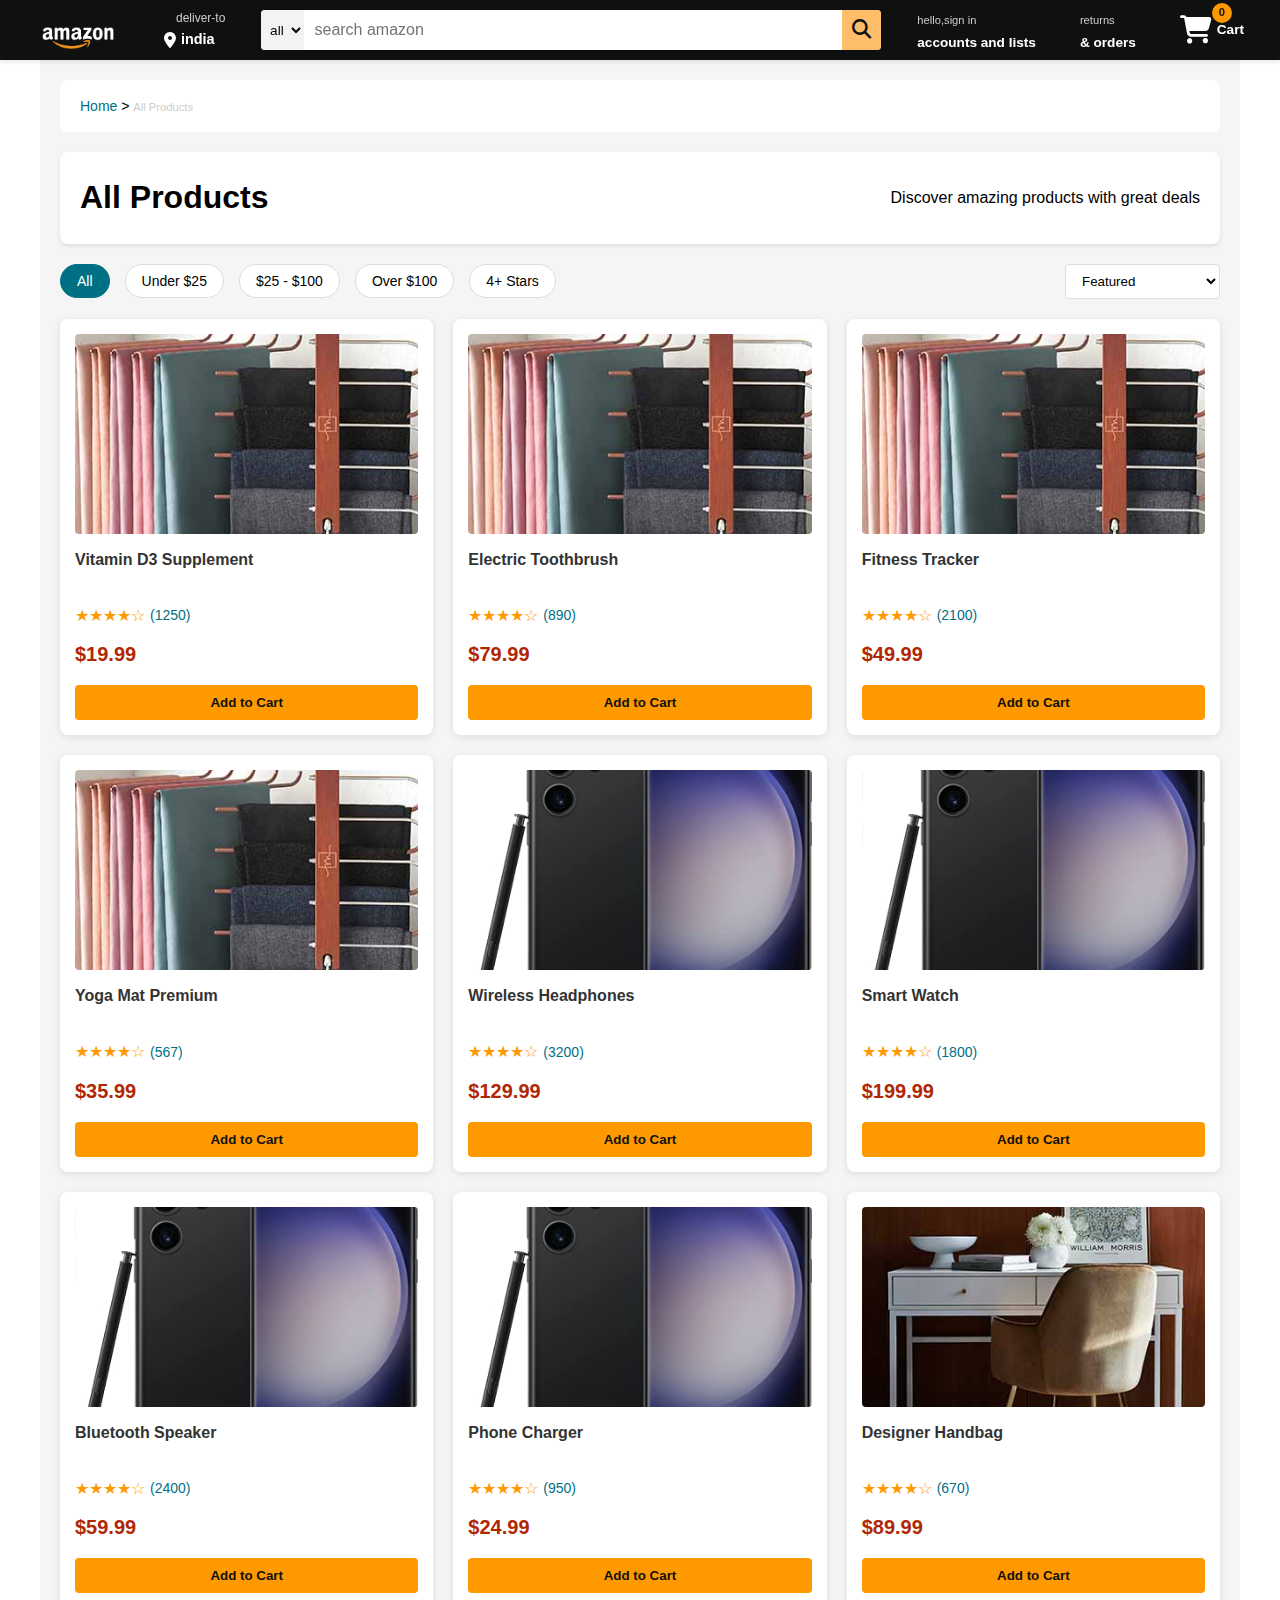
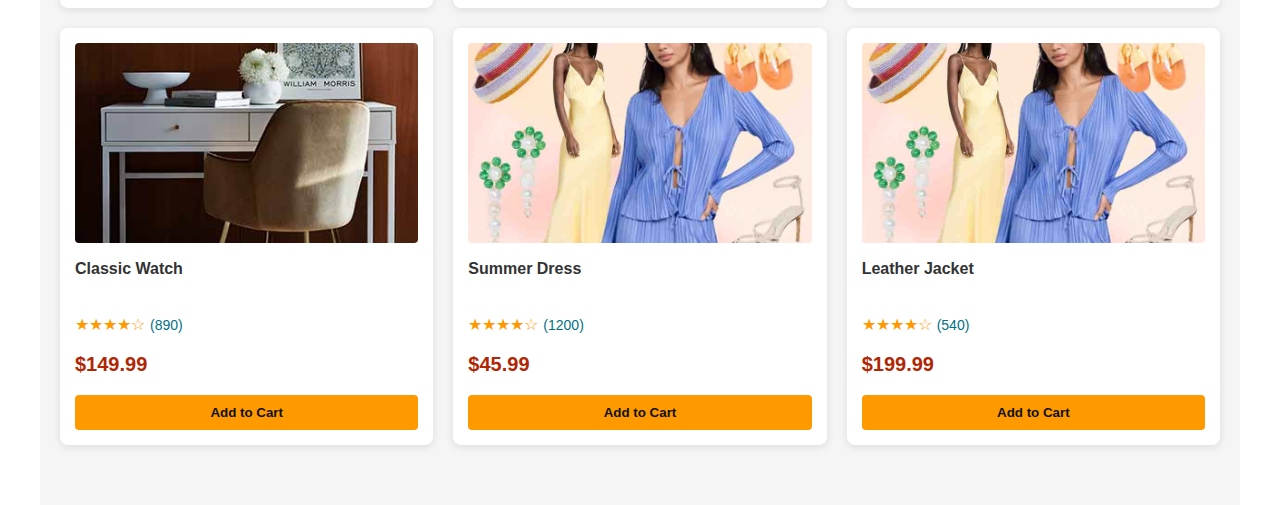
<file: products.html>
<!DOCTYPE html>
<html lang="en">
<head>
    <meta charset="UTF-8">
    <meta name="viewport" content="width=device-width, initial-scale=1.0">
    <title>Products - Amazon</title>
    <link rel="stylesheet" href="https://cdnjs.cloudflare.com/ajax/libs/font-awesome/6.5.2/css/all.min.css">
    <link rel="stylesheet" href="style.css">
    <style>
        .products-container {
            max-width: 1200px;
            margin: 0 auto;
            padding: 20px;
            background-color: #f5f5f5;
            min-height: 80vh;
        }
        
        .breadcrumb {
            background: white;
            padding: 15px 20px;
            border-radius: 8px;
            margin-bottom: 20px;
            font-size: 14px;
        }
        
        .breadcrumb a {
            color: #007185;
            text-decoration: none;
        }
        
        .breadcrumb a:hover {
            text-decoration: underline;
        }
        
        .products-header {
            background: white;
            padding: 20px;
            border-radius: 8px;
            margin-bottom: 20px;
            box-shadow: 0 2px 4px rgba(0,0,0,0.1);
        }
        
        .filters-sort {
            display: flex;
            justify-content: space-between;
            align-items: center;
            margin-bottom: 20px;
            flex-wrap: wrap;
            gap: 15px;
        }
        
        .filters {
            display: flex;
            gap: 15px;
            align-items: center;
            flex-wrap: wrap;
        }
        
        .filter-btn {
            padding: 8px 16px;
            border: 1px solid #ddd;
            border-radius: 20px;
            background: white;
            cursor: pointer;
            font-size: 14px;
        }
        
        .filter-btn.active, .filter-btn:hover {
            background: #007185;
            color: white;
            border-color: #007185;
        }
        
        .sort-dropdown {
            padding: 8px 12px;
            border: 1px solid #ddd;
            border-radius: 4px;
            background: white;
            cursor: pointer;
        }
        
        .products-grid {
            display: grid;
            grid-template-columns: repeat(auto-fill, minmax(280px, 1fr));
            gap: 20px;
            margin-bottom: 40px;
        }
        
        .product-card {
            background: white;
            border-radius: 8px;
            padding: 15px;
            box-shadow: 0 2px 8px rgba(0,0,0,0.1);
            cursor: pointer;
            transition: transform 0.3s ease, box-shadow 0.3s ease;
        }
        
        .product-card:hover {
            transform: translateY(-5px);
            box-shadow: 0 8px 25px rgba(0,0,0,0.15);
        }
        
        .product-image {
            width: 100%;
            height: 200px;
            background-color: #f0f0f0;
            background-size: cover;
            background-position: center;
            border-radius: 4px;
            margin-bottom: 15px;
        }
        
        .product-title {
            font-size: 16px;
            font-weight: bold;
            color: #333;
            margin-bottom: 10px;
            line-height: 1.4;
            height: 44px;
            overflow: hidden;
        }
        
        .product-rating {
            display: flex;
            align-items: center;
            gap: 5px;
            margin-bottom: 10px;
        }
        
        .stars {
            color: #ff9900;
        }
        
        .rating-count {
            color: #007185;
            font-size: 14px;
        }
        
        .product-price {
            font-size: 20px;
            color: #B12704;
            font-weight: bold;
            margin-bottom: 15px;
        }
        
        .add-to-cart-btn {
            width: 100%;
            padding: 10px;
            background-color: #ff9900;
            color: #0f1111;
            border: none;
            border-radius: 4px;
            font-weight: bold;
            cursor: pointer;
        }
        
        .add-to-cart-btn:hover {
            background-color: #e88900;
        }
        
        .load-more {
            text-align: center;
            margin: 40px 0;
        }
        
        .load-more-btn {
            padding: 12px 30px;
            background-color: #007185;
            color: white;
            border: none;
            border-radius: 4px;
            font-size: 16px;
            cursor: pointer;
        }
        
        .load-more-btn:hover {
            background-color: #005a6b;
        }
        
        @media (max-width: 768px) {
            .filters-sort {
                flex-direction: column;
                align-items: stretch;
            }
            
            .filters {
                justify-content: center;
            }
            
            .products-grid {
                grid-template-columns: repeat(auto-fill, minmax(250px, 1fr));
            }
        }
    </style>
</head>
<body>
    <!-- Navigation Header -->
    <header>
        <div class="navbar">
            <div class="nav-logo border" onclick="window.location.href='index.html'">
                <div class="logo"></div>
            </div>
            <div class="nav-address border">
                <p class="add-first">deliver-to</p>
                <div class="add-icon">
                    <i class="fa-solid fa-location-dot"></i>
                    <p class="add-sec">india</p>
                </div>
            </div>
            <div class="nav-search">
                <select name="" id="" class="search-select">
                    <option value="">all</option>
                </select>
                <input type="text" placeholder="search amazon" class="search-input">
                <div class="search-icon">
                    <i class="fa-solid fa-magnifying-glass"></i>
                </div>
            </div>
            <div class="nav-signin border" onclick="window.location.href='signin.html'">
                <p class=""><span>hello,sign in</span></p>
                <p class="nav-second">accounts and lists</p>
            </div>
            <div class="nav-return border" onclick="window.location.href='orders.html'">
                <p class=""><span>returns</span></p>
                <p class="nav-second">& orders</p>
            </div>
            <div class="nav-cart border" onclick="window.location.href='cart.html'">
                <i class="fas fa-shopping-cart"></i>
                <span class="cart-count">0</span>
                Cart
            </div>
        </div>
    </header>

    <div class="products-container">
        <div class="breadcrumb">
            <a href="index.html">Home</a> > <span id="categoryName">Products</span>
        </div>
        
        <div class="products-header">
            <h1 id="categoryTitle">All Products</h1>
            <p id="categoryDescription">Discover amazing products with great deals</p>
        </div>
        
        <div class="filters-sort">
            <div class="filters">
                <button class="filter-btn active" data-filter="all">All</button>
                <button class="filter-btn" data-filter="price-low">Under $25</button>
                <button class="filter-btn" data-filter="price-mid">$25 - $100</button>
                <button class="filter-btn" data-filter="price-high">Over $100</button>
                <button class="filter-btn" data-filter="rating">4+ Stars</button>
            </div>
            <select class="sort-dropdown" id="sortSelect">
                <option value="featured">Featured</option>
                <option value="price-low">Price: Low to High</option>
                <option value="price-high">Price: High to Low</option>
                <option value="rating">Customer Rating</option>
                <option value="newest">Newest Arrivals</option>
            </select>
        </div>
        
        <div class="products-grid" id="productsGrid">
            <!-- Products will be populated by JavaScript -->
        </div>
        
        <div class="load-more">
            <button class="load-more-btn" id="loadMoreBtn" style="display: none;">
                Load More Products
            </button>
        </div>
    </div>

    <script src="script.js"></script>
    <script>
        // Sample product data
        const productCategories = {
            health: {
                title: "Health & Personal Care",
                description: "Take care of your health with our premium products",
                products: [
                    { id: 'h1', name: 'Vitamin D3 Supplement', price: 19.99, rating: 4.5, reviews: 1250, image: 'box1_image.jpg' },
                    { id: 'h2', name: 'Electric Toothbrush', price: 79.99, rating: 4.7, reviews: 890, image: 'box1_image.jpg' },
                    { id: 'h3', name: 'Fitness Tracker', price: 49.99, rating: 4.3, reviews: 2100, image: 'box1_image.jpg' },
                    { id: 'h4', name: 'Yoga Mat Premium', price: 35.99, rating: 4.6, reviews: 567, image: 'box1_image.jpg' },
                ]
            },
            electronics: {
                title: "Electronics",
                description: "Latest technology and electronic devices",
                products: [
                    { id: 'e1', name: 'Wireless Headphones', price: 129.99, rating: 4.4, reviews: 3200, image: 'box4_image.jpg' },
                    { id: 'e2', name: 'Smart Watch', price: 199.99, rating: 4.2, reviews: 1800, image: 'box4_image.jpg' },
                    { id: 'e3', name: 'Bluetooth Speaker', price: 59.99, rating: 4.6, reviews: 2400, image: 'box4_image.jpg' },
                    { id: 'e4', name: 'Phone Charger', price: 24.99, rating: 4.3, reviews: 950, image: 'box4_image.jpg' },
                ]
            },
            fashion: {
                title: "Fashion",
                description: "Trendy and stylish fashion items",
                products: [
                    { id: 'f1', name: 'Designer Handbag', price: 89.99, rating: 4.5, reviews: 670, image: 'box3_image.jpg' },
                    { id: 'f2', name: 'Classic Watch', price: 149.99, rating: 4.7, reviews: 890, image: 'box3_image.jpg' },
                    { id: 'f3', name: 'Summer Dress', price: 45.99, rating: 4.4, reviews: 1200, image: 'box8_image.jpg' },
                    { id: 'f4', name: 'Leather Jacket', price: 199.99, rating: 4.6, reviews: 540, image: 'box8_image.jpg' },
                ]
            }
        };
        
        let currentProducts = [];
        let filteredProducts = [];
        let currentFilter = 'all';
        let currentSort = 'featured';
        
        function getUrlParameter(name) {
            name = name.replace(/[\[]/, '\\[').replace(/[\]]/, '\\]');
            const regex = new RegExp('[\\?&]' + name + '=([^&#]*)');
            const results = regex.exec(location.search);
            return results === null ? '' : decodeURIComponent(results[1].replace(/\+/g, ' '));
        }
        
        function loadCategory() {
            const category = getUrlParameter('category') || 'all';
            const categoryData = productCategories[category];
            
            if (categoryData) {
                document.getElementById('categoryName').textContent = categoryData.title;
                document.getElementById('categoryTitle').textContent = categoryData.title;
                document.getElementById('categoryDescription').textContent = categoryData.description;
                currentProducts = categoryData.products;
            } else {
                // Show all products
                document.getElementById('categoryName').textContent = 'All Products';
                document.getElementById('categoryTitle').textContent = 'All Products';
                currentProducts = Object.values(productCategories).flatMap(cat => cat.products);
            }
            
            filteredProducts = [...currentProducts];
            renderProducts();
        }
        
        function renderProducts() {
            const grid = document.getElementById('productsGrid');
            
            if (filteredProducts.length === 0) {
                grid.innerHTML = '<div style="text-align: center; grid-column: 1/-1; padding: 40px;"><h3>No products found</h3><p>Try adjusting your filters</p></div>';
                return;
            }
            
            grid.innerHTML = filteredProducts.map(product => `
                <div class="product-card" onclick="openProductDetail('${product.id}')">
                    <div class="product-image" style="background-image: url('${product.image}')"></div>
                    <div class="product-title">${product.name}</div>
                    <div class="product-rating">
                        <div class="stars">${'★'.repeat(Math.floor(product.rating))}${'☆'.repeat(5-Math.floor(product.rating))}</div>
                        <span class="rating-count">(${product.reviews})</span>
                    </div>
                    <div class="product-price">$${product.price}</div>
                    <button class="add-to-cart-btn" onclick="event.stopPropagation(); addProductToCart('${product.id}')">
                        Add to Cart
                    </button>
                </div>
            `).join('');
        }
        
        function addProductToCart(productId) {
            const product = currentProducts.find(p => p.id === productId);
            if (product) {
                addToCart(product);
            }
        }
        
        function openProductDetail(productId) {
            window.location.href = `product-detail.html?id=${productId}`;
        }
        
        function applyFilters() {
            filteredProducts = [...currentProducts];
            
            // Apply price filters
            if (currentFilter === 'price-low') {
                filteredProducts = filteredProducts.filter(p => p.price < 25);
            } else if (currentFilter === 'price-mid') {
                filteredProducts = filteredProducts.filter(p => p.price >= 25 && p.price <= 100);
            } else if (currentFilter === 'price-high') {
                filteredProducts = filteredProducts.filter(p => p.price > 100);
            } else if (currentFilter === 'rating') {
                filteredProducts = filteredProducts.filter(p => p.rating >= 4);
            }
            
            // Apply sorting
            if (currentSort === 'price-low') {
                filteredProducts.sort((a, b) => a.price - b.price);
            } else if (currentSort === 'price-high') {
                filteredProducts.sort((a, b) => b.price - a.price);
            } else if (currentSort === 'rating') {
                filteredProducts.sort((a, b) => b.rating - a.rating);
            }
            
            renderProducts();
        }
        
        // Event listeners
        document.addEventListener('DOMContentLoaded', function() {
            loadCategory();
            updateCartCount();
            
            // Filter buttons
            document.querySelectorAll('.filter-btn').forEach(btn => {
                btn.addEventListener('click', function() {
                    document.querySelectorAll('.filter-btn').forEach(b => b.classList.remove('active'));
                    this.classList.add('active');
                    currentFilter = this.dataset.filter;
                    applyFilters();
                });
            });
            
            // Sort dropdown
            document.getElementById('sortSelect').addEventListener('change', function() {
                currentSort = this.value;
                applyFilters();
            });
        });
    </script>
</body>
</html>
</file>
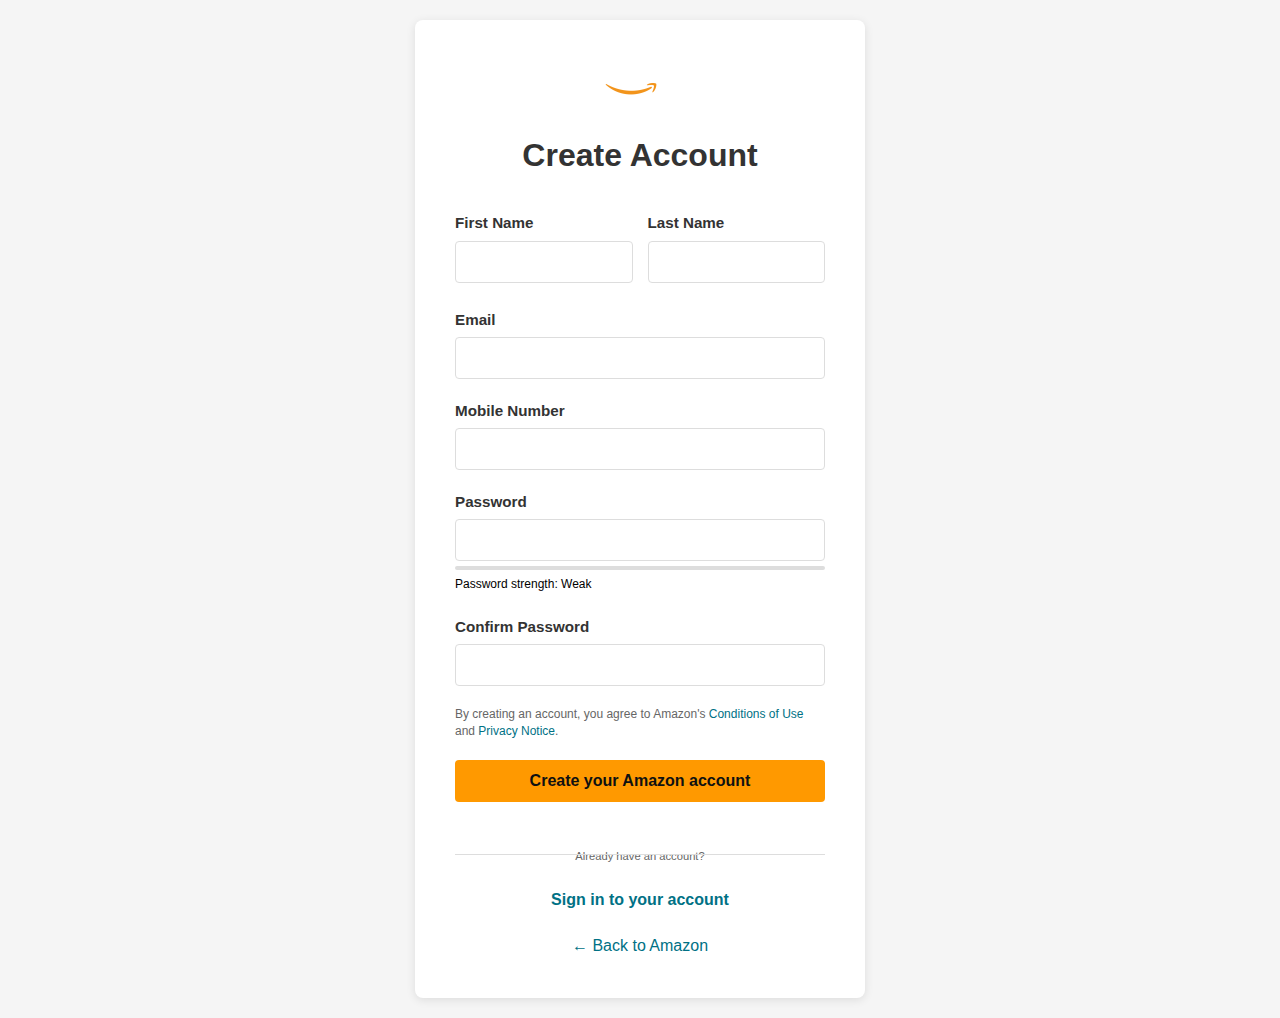
<file: register.html>
<!DOCTYPE html>
<html lang="en">
<head>
    <meta charset="UTF-8">
    <meta name="viewport" content="width=device-width, initial-scale=1.0">
    <title>Create Account - Amazon</title>
    <link rel="stylesheet" href="https://cdnjs.cloudflare.com/ajax/libs/font-awesome/6.5.2/css/all.min.css">
    <link rel="stylesheet" href="style.css">
    <style>
        .register-container {
            min-height: 100vh;
            background-color: #f5f5f5;
            display: flex;
            justify-content: center;
            align-items: center;
            padding: 20px;
        }
        
        .register-box {
            background: white;
            padding: 40px;
            border-radius: 8px;
            box-shadow: 0 2px 10px rgba(0,0,0,0.1);
            width: 100%;
            max-width: 450px;
        }
        
        .register-logo {
            text-align: center;
            margin-bottom: 30px;
        }
        
        .register-logo .logo {
            width: 120px;
            height: 40px;
            margin: 0 auto;
        }
        
        .form-group {
            margin-bottom: 20px;
        }
        
        .form-group label {
            display: block;
            margin-bottom: 5px;
            font-weight: bold;
            color: #333;
        }
        
        .form-group input {
            width: 100%;
            padding: 12px;
            border: 1px solid #ddd;
            border-radius: 4px;
            font-size: 14px;
        }
        
        .form-group input:focus {
            outline: none;
            border-color: #ff9900;
            box-shadow: 0 0 5px rgba(255, 153, 0, 0.3);
        }
        
        .form-row {
            display: grid;
            grid-template-columns: 1fr 1fr;
            gap: 15px;
        }
        
        .password-strength {
            margin-top: 5px;
            font-size: 12px;
        }
        
        .strength-bar {
            height: 4px;
            background: #ddd;
            border-radius: 2px;
            margin: 5px 0;
            overflow: hidden;
        }
        
        .strength-fill {
            height: 100%;
            transition: width 0.3s ease, background-color 0.3s ease;
            width: 0%;
            background: #ddd;
        }
        
        .strength-weak { background: #ff4444; width: 25%; }
        .strength-medium { background: #ffaa00; width: 50%; }
        .strength-good { background: #88cc00; width: 75%; }
        .strength-strong { background: #00aa00; width: 100%; }
        
        .register-btn {
            width: 100%;
            padding: 12px;
            background-color: #ff9900;
            color: #0f1111;
            border: none;
            border-radius: 4px;
            font-size: 16px;
            font-weight: bold;
            cursor: pointer;
            margin-bottom: 20px;
        }
        
        .register-btn:hover {
            background-color: #e88900;
        }
        
        .register-btn:disabled {
            background-color: #ccc;
            cursor: not-allowed;
        }
        
        .terms {
            font-size: 12px;
            color: #666;
            margin-bottom: 20px;
            line-height: 1.4;
        }
        
        .terms a {
            color: #007185;
            text-decoration: none;
        }
        
        .terms a:hover {
            text-decoration: underline;
        }
        
        .divider {
            text-align: center;
            margin: 20px 0;
            position: relative;
        }
        
        .divider::before {
            content: '';
            position: absolute;
            top: 50%;
            left: 0;
            right: 0;
            height: 1px;
            background-color: #ddd;
        }
        
        .divider span {
            background: white;
            padding: 0 15px;
            color: #666;
        }
        
        .signin-link {
            text-align: center;
        }
        
        .signin-link a {
            color: #007185;
            text-decoration: none;
            font-weight: bold;
        }
        
        .signin-link a:hover {
            text-decoration: underline;
        }
        
        .back-to-home {
            text-align: center;
            margin-top: 20px;
        }
        
        .back-to-home a {
            color: #007185;
            text-decoration: none;
        }
        
        .back-to-home a:hover {
            text-decoration: underline;
        }
        
        .error-message {
            color: #d00;
            font-size: 12px;
            margin-top: 5px;
        }
        
        .success-message {
            color: #0a7c0a;
            font-size: 12px;
            margin-top: 5px;
        }
        
        @media (max-width: 480px) {
            .form-row {
                grid-template-columns: 1fr;
            }
            
            .register-box {
                padding: 30px 20px;
            }
        }
    </style>
</head>
<body>
    <div class="register-container">
        <div class="register-box">
            <div class="register-logo">
                <div class="logo"></div>
            </div>
            
            <h1 style="text-align: center; margin-bottom: 30px; color: #333;">Create Account</h1>
            
            <form id="registerForm">
                <div class="form-row">
                    <div class="form-group">
                        <label for="firstName">First Name</label>
                        <input type="text" id="firstName" name="firstName" required>
                        <div class="error-message" id="firstNameError"></div>
                    </div>
                    <div class="form-group">
                        <label for="lastName">Last Name</label>
                        <input type="text" id="lastName" name="lastName" required>
                        <div class="error-message" id="lastNameError"></div>
                    </div>
                </div>
                
                <div class="form-group">
                    <label for="email">Email</label>
                    <input type="email" id="email" name="email" required>
                    <div class="error-message" id="emailError"></div>
                </div>
                
                <div class="form-group">
                    <label for="phone">Mobile Number</label>
                    <input type="tel" id="phone" name="phone" required>
                    <div class="error-message" id="phoneError"></div>
                </div>
                
                <div class="form-group">
                    <label for="password">Password</label>
                    <input type="password" id="password" name="password" required>
                    <div class="password-strength">
                        <div class="strength-bar">
                            <div class="strength-fill" id="strengthFill"></div>
                        </div>
                        <div id="strengthText">Password strength: Weak</div>
                    </div>
                    <div class="error-message" id="passwordError"></div>
                </div>
                
                <div class="form-group">
                    <label for="confirmPassword">Confirm Password</label>
                    <input type="password" id="confirmPassword" name="confirmPassword" required>
                    <div class="error-message" id="confirmPasswordError"></div>
                </div>
                
                <div class="terms">
                    By creating an account, you agree to Amazon's 
                    <a href="#">Conditions of Use</a> and 
                    <a href="#">Privacy Notice</a>.
                </div>
                
                <button type="submit" class="register-btn" id="registerBtn">
                    Create your Amazon account
                </button>
            </form>
            
            <div class="divider">
                <span>Already have an account?</span>
            </div>
            
            <div class="signin-link">
                <a href="signin.html">Sign in to your account</a>
            </div>
            
            <div class="back-to-home">
                <a href="index.html">← Back to Amazon</a>
            </div>
        </div>
    </div>
    
    <script>
        // Password strength checker
        function checkPasswordStrength(password) {
            let score = 0;
            let feedback = [];
            
            if (password.length >= 8) score++;
            else feedback.push('At least 8 characters');
            
            if (/[a-z]/.test(password)) score++;
            else feedback.push('Lowercase letter');
            
            if (/[A-Z]/.test(password)) score++;
            else feedback.push('Uppercase letter');
            
            if (/[0-9]/.test(password)) score++;
            else feedback.push('Number');
            
            if (/[^A-Za-z0-9]/.test(password)) score++;
            else feedback.push('Special character');
            
            return { score, feedback };
        }
        
        function updatePasswordStrength() {
            const password = document.getElementById('password').value;
            const strengthFill = document.getElementById('strengthFill');
            const strengthText = document.getElementById('strengthText');
            
            if (!password) {
                strengthFill.className = 'strength-fill';
                strengthText.textContent = 'Password strength: Weak';
                return;
            }
            
            const { score, feedback } = checkPasswordStrength(password);
            
            strengthFill.className = 'strength-fill';
            
            if (score <= 1) {
                strengthFill.classList.add('strength-weak');
                strengthText.textContent = 'Password strength: Weak';
            } else if (score <= 2) {
                strengthFill.classList.add('strength-medium');
                strengthText.textContent = 'Password strength: Medium';
            } else if (score <= 3) {
                strengthFill.classList.add('strength-good');
                strengthText.textContent = 'Password strength: Good';
            } else {
                strengthFill.classList.add('strength-strong');
                strengthText.textContent = 'Password strength: Strong';
            }
        }
        
        function validateForm() {
            let isValid = true;
            
            // Clear previous errors
            document.querySelectorAll('.error-message').forEach(el => el.textContent = '');
            
            // Validate first name
            const firstName = document.getElementById('firstName').value.trim();
            if (!firstName) {
                document.getElementById('firstNameError').textContent = 'First name is required';
                isValid = false;
            }
            
            // Validate last name
            const lastName = document.getElementById('lastName').value.trim();
            if (!lastName) {
                document.getElementById('lastNameError').textContent = 'Last name is required';
                isValid = false;
            }
            
            // Validate email
            const email = document.getElementById('email').value.trim();
            const emailRegex = /^[^\s@]+@[^\s@]+\.[^\s@]+$/;
            if (!email) {
                document.getElementById('emailError').textContent = 'Email is required';
                isValid = false;
            } else if (!emailRegex.test(email)) {
                document.getElementById('emailError').textContent = 'Please enter a valid email address';
                isValid = false;
            }
            
            // Validate phone
            const phone = document.getElementById('phone').value.trim();
            const phoneRegex = /^\d{10}$/;
            if (!phone) {
                document.getElementById('phoneError').textContent = 'Phone number is required';
                isValid = false;
            } else if (!phoneRegex.test(phone.replace(/\D/g, ''))) {
                document.getElementById('phoneError').textContent = 'Please enter a valid 10-digit phone number';
                isValid = false;
            }
            
            // Validate password
            const password = document.getElementById('password').value;
            const { score } = checkPasswordStrength(password);
            if (!password) {
                document.getElementById('passwordError').textContent = 'Password is required';
                isValid = false;
            } else if (score < 2) {
                document.getElementById('passwordError').textContent = 'Password is too weak';
                isValid = false;
            }
            
            // Validate confirm password
            const confirmPassword = document.getElementById('confirmPassword').value;
            if (!confirmPassword) {
                document.getElementById('confirmPasswordError').textContent = 'Please confirm your password';
                isValid = false;
            } else if (password !== confirmPassword) {
                document.getElementById('confirmPasswordError').textContent = 'Passwords do not match';
                isValid = false;
            }
            
            return isValid;
        }
        
        // Event listeners
        document.addEventListener('DOMContentLoaded', function() {
            // Password strength update
            document.getElementById('password').addEventListener('input', updatePasswordStrength);
            
            // Phone number formatting
            document.getElementById('phone').addEventListener('input', function() {
                let value = this.value.replace(/\D/g, '');
                if (value.length <= 10) {
                    if (value.length >= 6) {
                        value = value.replace(/(\d{3})(\d{3})(\d{0,4})/, '($1) $2-$3');
                    } else if (value.length >= 3) {
                        value = value.replace(/(\d{3})(\d{0,3})/, '($1) $2');
                    }
                    this.value = value;
                }
            });
            
            // Form submission
            document.getElementById('registerForm').addEventListener('submit', function(e) {
                e.preventDefault();
                
                if (validateForm()) {
                    const registerBtn = document.getElementById('registerBtn');
                    registerBtn.disabled = true;
                    registerBtn.textContent = 'Creating Account...';
                    
                    // Simulate account creation
                    setTimeout(() => {
                        const email = document.getElementById('email').value;
                        localStorage.setItem('userLoggedIn', 'true');
                        localStorage.setItem('userEmail', email);
                        alert('Account created successfully!');
                        window.location.href = 'index.html';
                    }, 2000);
                }
            });
        });
    </script>
</body>
</html>
</file>
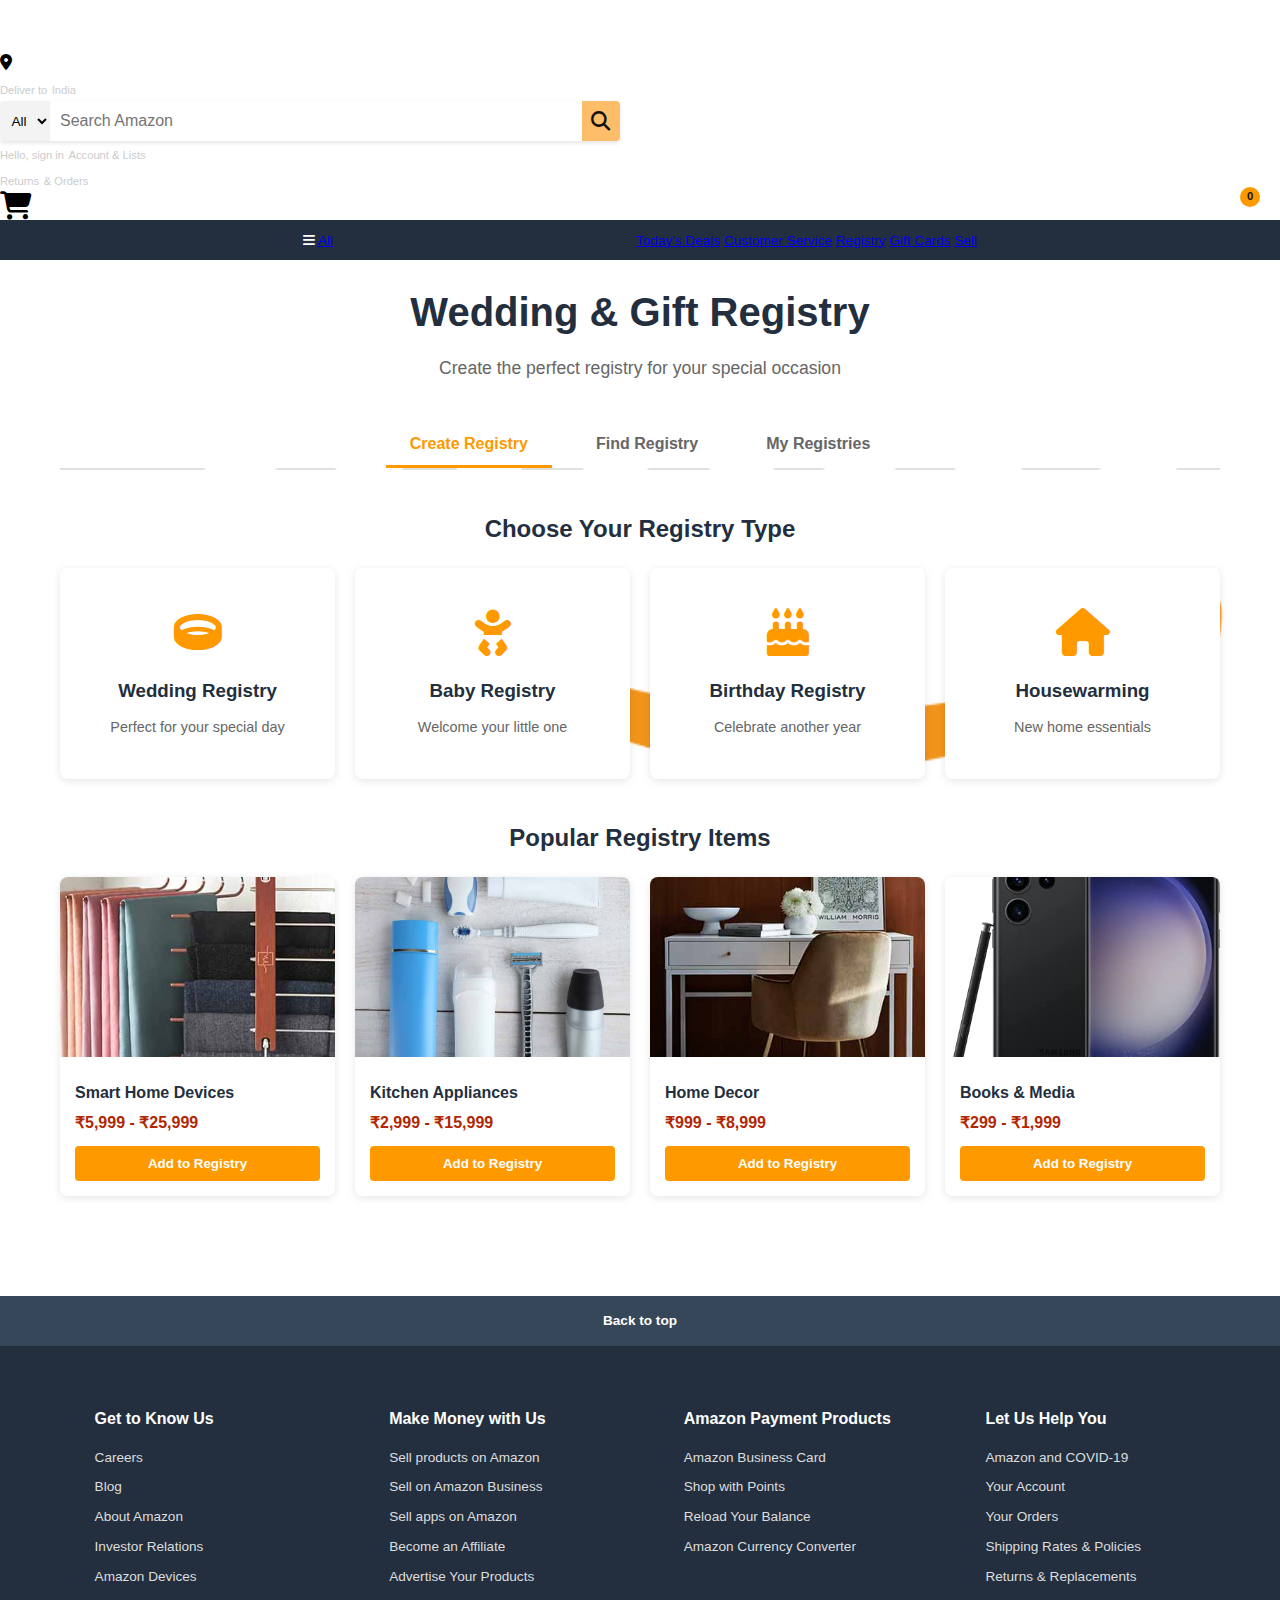
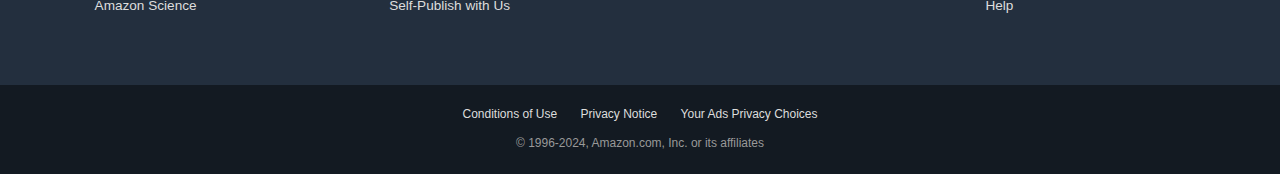
<file: registry.html>
<!DOCTYPE html>
<html lang="en">
<head>
    <meta charset="UTF-8">
    <meta name="viewport" content="width=device-width, initial-scale=1.0">
    <title>Registry - Amazon Clone</title>
    <link rel="stylesheet" href="style.css">
    <link rel="stylesheet" href="https://cdnjs.cloudflare.com/ajax/libs/font-awesome/6.4.0/css/all.min.css">
</head>
<body>
    <!-- Header -->
    <header>
        <div class="nav-bar">
            <div class="nav-logo">
                <a href="index.html">
                    <img src="amazon_logo.png" alt="Amazon Logo">
                </a>
            </div>

            <div class="nav-location">
                <i class="fas fa-map-marker-alt"></i>
                <div>
                    <span class="location-top">Deliver to</span>
                    <span class="location-bottom">India</span>
                </div>
            </div>

            <div class="nav-search">
                <select class="search-select">
                    <option>All</option>
                    <option>Electronics</option>
                    <option>Books</option>
                    <option>Fashion</option>
                </select>
                <input type="text" class="search-input" placeholder="Search Amazon">
                <div class="search-icon">
                    <i class="fas fa-search"></i>
                </div>
            </div>

            <div class="nav-items">
                <div class="nav-item">
                    <span class="nav-item-top">Hello, sign in</span>
                    <span class="nav-item-bottom">Account & Lists</span>
                </div>
                <div class="nav-item">
                    <span class="nav-item-top">Returns</span>
                    <span class="nav-item-bottom">& Orders</span>
                </div>
                <div class="nav-cart" onclick="window.location.href='cart.html'">
                    <i class="fas fa-shopping-cart"></i>
                    <span class="cart-count">0</span>
                </div>
            </div>
        </div>

        <div class="panel">
            <div class="panel-left">
                <i class="fas fa-bars"></i>
                <a href="products.html">All</a>
            </div>
            <div class="panel-right">
                <a href="deals.html">Today's Deals</a>
                <a href="customer-service.html">Customer Service</a>
                <a href="registry.html" class="active">Registry</a>
                <a href="gift-cards.html">Gift Cards</a>
                <a href="#">Sell</a>
            </div>
        </div>
    </header>

    <!-- Main Content -->
    <main class="registry-main">
        <div class="registry-hero">
            <h1>Wedding & Gift Registry</h1>
            <p>Create the perfect registry for your special occasion</p>
        </div>

        <!-- Registry Navigation -->
        <div class="registry-nav">
            <button class="registry-nav-btn active" onclick="showRegistrySection('create')">Create Registry</button>
            <button class="registry-nav-btn" onclick="showRegistrySection('find')">Find Registry</button>
            <button class="registry-nav-btn" onclick="showRegistrySection('manage')">My Registries</button>
        </div>

        <!-- Create Registry Section -->
        <section id="create" class="registry-section active">
            <div class="registry-types">
                <h2>Choose Your Registry Type</h2>
                <div class="registry-type-grid">
                    <div class="registry-type-card" onclick="selectRegistryType('wedding')">
                        <i class="fas fa-ring"></i>
                        <h3>Wedding Registry</h3>
                        <p>Perfect for your special day</p>
                    </div>
                    <div class="registry-type-card" onclick="selectRegistryType('baby')">
                        <i class="fas fa-baby"></i>
                        <h3>Baby Registry</h3>
                        <p>Welcome your little one</p>
                    </div>
                    <div class="registry-type-card" onclick="selectRegistryType('birthday')">
                        <i class="fas fa-birthday-cake"></i>
                        <h3>Birthday Registry</h3>
                        <p>Celebrate another year</p>
                    </div>
                    <div class="registry-type-card" onclick="selectRegistryType('housewarming')">
                        <i class="fas fa-home"></i>
                        <h3>Housewarming</h3>
                        <p>New home essentials</p>
                    </div>
                </div>
            </div>

            <!-- Registry Creation Form -->
            <div id="registryForm" class="registry-form" style="display: none;">
                <h2>Create Your Registry</h2>
                <form id="createRegistryForm">
                    <div class="form-row">
                        <div class="form-group">
                            <label for="registry-name">Registry Name:</label>
                            <input type="text" id="registry-name" placeholder="Enter registry name" required>
                        </div>
                        <div class="form-group">
                            <label for="event-date">Event Date:</label>
                            <input type="date" id="event-date" required>
                        </div>
                    </div>

                    <div class="form-row">
                        <div class="form-group">
                            <label for="registrant-name">Your Name:</label>
                            <input type="text" id="registrant-name" placeholder="Enter your name" required>
                        </div>
                        <div class="form-group">
                            <label for="partner-name">Partner's Name (Optional):</label>
                            <input type="text" id="partner-name" placeholder="Enter partner's name">
                        </div>
                    </div>

                    <div class="form-group">
                        <label for="registry-description">Description:</label>
                        <textarea id="registry-description" placeholder="Tell your story..." rows="3"></textarea>
                    </div>

                    <div class="form-row">
                        <div class="form-group">
                            <label for="privacy-setting">Privacy Setting:</label>
                            <select id="privacy-setting" required>
                                <option value="public">Public - Anyone can find</option>
                                <option value="private">Private - Only with link</option>
                                <option value="friends">Friends & Family Only</option>
                            </select>
                        </div>
                        <div class="form-group">
                            <label for="shipping-address">Shipping Address:</label>
                            <select id="shipping-address" required>
                                <option value="">Select address</option>
                                <option value="home">Home Address</option>
                                <option value="work">Work Address</option>
                                <option value="new">Add New Address</option>
                            </select>
                        </div>
                    </div>

                    <button type="submit" class="create-registry-btn">Create Registry</button>
                </form>
            </div>
        </section>

        <!-- Find Registry Section -->
        <section id="find" class="registry-section">
            <h2>Find a Registry</h2>
            <div class="find-registry-container">
                <div class="search-registry">
                    <div class="search-options">
                        <div class="form-group">
                            <label for="search-by">Search by:</label>
                            <select id="search-by">
                                <option value="name">Name</option>
                                <option value="email">Email</option>
                                <option value="registry-id">Registry ID</option>
                            </select>
                        </div>
                        <div class="form-group">
                            <label for="search-input">Search:</label>
                            <input type="text" id="search-input" placeholder="Enter search term">
                        </div>
                        <button class="search-registry-btn" onclick="searchRegistry()">Search</button>
                    </div>
                </div>

                <div class="registry-results" id="registryResults" style="display: none;">
                    <h3>Search Results</h3>
                    <div class="registry-list">
                        <!-- Sample registry results -->
                        <div class="registry-item">
                            <div class="registry-info">
                                <h4>John & Sarah's Wedding Registry</h4>
                                <p><i class="fas fa-calendar"></i> Wedding Date: July 15, 2025</p>
                                <p><i class="fas fa-map-marker-alt"></i> Mumbai, India</p>
                            </div>
                            <button class="view-registry-btn" onclick="viewRegistry('wedding123')">View Registry</button>
                        </div>
                        <div class="registry-item">
                            <div class="registry-info">
                                <h4>Emma's Baby Registry</h4>
                                <p><i class="fas fa-calendar"></i> Due Date: September 20, 2025</p>
                                <p><i class="fas fa-map-marker-alt"></i> Delhi, India</p>
                            </div>
                            <button class="view-registry-btn" onclick="viewRegistry('baby456')">View Registry</button>
                        </div>
                    </div>
                </div>
            </div>
        </section>

        <!-- My Registries Section -->
        <section id="manage" class="registry-section">
            <h2>My Registries</h2>
            <div class="my-registries-container">
                <div class="no-registries" id="noRegistries">
                    <i class="fas fa-clipboard-list"></i>
                    <h3>No Registries Yet</h3>
                    <p>Create your first registry to get started</p>
                    <button class="create-first-registry-btn" onclick="showRegistrySection('create')">Create Registry</button>
                </div>

                <div class="registries-list" id="registriesList" style="display: none;">
                    <!-- Registry items will be populated by JavaScript -->
                </div>
            </div>
        </section>

        <!-- Popular Registry Items -->
        <section class="popular-items">
            <h2>Popular Registry Items</h2>
            <div class="items-grid">
                <div class="item-card">
                    <img src="box1_image.jpg" alt="Electronics">
                    <div class="item-info">
                        <h3>Smart Home Devices</h3>
                        <p>₹5,999 - ₹25,999</p>
                        <button class="add-to-registry-btn" onclick="addToRegistry('smart-home')">Add to Registry</button>
                    </div>
                </div>
                <div class="item-card">
                    <img src="box2_image.jpg" alt="Kitchen">
                    <div class="item-info">
                        <h3>Kitchen Appliances</h3>
                        <p>₹2,999 - ₹15,999</p>
                        <button class="add-to-registry-btn" onclick="addToRegistry('kitchen')">Add to Registry</button>
                    </div>
                </div>
                <div class="item-card">
                    <img src="box3_image.jpg" alt="Home Decor">
                    <div class="item-info">
                        <h3>Home Decor</h3>
                        <p>₹999 - ₹8,999</p>
                        <button class="add-to-registry-btn" onclick="addToRegistry('decor')">Add to Registry</button>
                    </div>
                </div>
                <div class="item-card">
                    <img src="box4_image.jpg" alt="Books">
                    <div class="item-info">
                        <h3>Books & Media</h3>
                        <p>₹299 - ₹1,999</p>
                        <button class="add-to-registry-btn" onclick="addToRegistry('books')">Add to Registry</button>
                    </div>
                </div>
            </div>
        </section>
    </main>

    <!-- Registry Details Modal -->
    <div id="registryModal" class="modal">
        <div class="modal-content registry-modal">
            <span class="close" onclick="closeModal('registryModal')">&times;</span>
            <div class="registry-header">
                <h2 id="modalRegistryName">Registry Name</h2>
                <div class="registry-meta">
                    <p><i class="fas fa-calendar"></i> <span id="modalEventDate">Event Date</span></p>
                    <p><i class="fas fa-user"></i> <span id="modalRegistrant">Registrant</span></p>
                </div>
            </div>
            <div class="registry-progress">
                <h3>Registry Progress</h3>
                <div class="progress-bar">
                    <div class="progress-fill" style="width: 45%"></div>
                </div>
                <p>45% of items purchased</p>
            </div>
            <div class="registry-items">
                <h3>Registry Items</h3>
                <div class="modal-items-list">
                    <!-- Items will be populated by JavaScript -->
                </div>
            </div>
        </div>
    </div>

    <!-- Footer -->
    <footer>
        <div class="foot-panel" onclick="scrollToTop()">Back to top</div>
        <div class="foot-panel2">
            <ul>
                <p>Get to Know Us</p>
                <a href="#">Careers</a>
                <a href="#">Blog</a>
                <a href="#">About Amazon</a>
                <a href="#">Investor Relations</a>
                <a href="#">Amazon Devices</a>
                <a href="#">Amazon Science</a>
            </ul>
            <ul>
                <p>Make Money with Us</p>
                <a href="sell.html">Sell products on Amazon</a>
                <a href="#">Sell on Amazon Business</a>
                <a href="#">Sell apps on Amazon</a>
                <a href="#">Become an Affiliate</a>
                <a href="#">Advertise Your Products</a>
                <a href="#">Self-Publish with Us</a>
            </ul>
            <ul>
                <p>Amazon Payment Products</p>
                <a href="#">Amazon Business Card</a>
                <a href="#">Shop with Points</a>
                <a href="#">Reload Your Balance</a>
                <a href="#">Amazon Currency Converter</a>
            </ul>
            <ul>
                <p>Let Us Help You</p>
                <a href="#">Amazon and COVID-19</a>
                <a href="account.html">Your Account</a>
                <a href="orders.html">Your Orders</a>
                <a href="#">Shipping Rates & Policies</a>
                <a href="#">Returns & Replacements</a>
                <a href="customer-service.html">Help</a>
            </ul>
        </div>
        
        <div class="foot-panel4">
            <div class="pages">
                <a href="#">Conditions of Use</a>
                <a href="#">Privacy Notice</a>
                <a href="#">Your Ads Privacy Choices</a>
            </div>
            <div class="copyright">© 1996-2024, Amazon.com, Inc. or its affiliates</div>
        </div>
    </footer>

    <script src="script.js"></script>
    <script>
        let currentRegistryType = null;
        let userRegistries = JSON.parse(localStorage.getItem('userRegistries')) || [];

        document.addEventListener('DOMContentLoaded', function() {
            updateCartCount();
            loadUserRegistries();
            
            // Set minimum date for event
            const today = new Date();
            document.getElementById('event-date').min = today.toISOString().split('T')[0];
        });

        function showRegistrySection(section) {
            // Update navigation
            document.querySelectorAll('.registry-nav-btn').forEach(btn => btn.classList.remove('active'));
            document.querySelector(`[onclick="showRegistrySection('${section}')"]`).classList.add('active');
            
            // Update sections
            document.querySelectorAll('.registry-section').forEach(sec => sec.classList.remove('active'));
            document.getElementById(section).classList.add('active');
        }

        function selectRegistryType(type) {
            currentRegistryType = type;
            document.getElementById('registryForm').style.display = 'block';
            
            // Update form based on type
            const registryNameInput = document.getElementById('registry-name');
            const typeNames = {
                'wedding': 'Wedding Registry',
                'baby': 'Baby Registry',
                'birthday': 'Birthday Registry',
                'housewarming': 'Housewarming Registry'
            };
            
            registryNameInput.value = typeNames[type];
            
            // Scroll to form
            document.getElementById('registryForm').scrollIntoView({ behavior: 'smooth' });
        }

        function searchRegistry() {
            const searchBy = document.getElementById('search-by').value;
            const searchInput = document.getElementById('search-input').value.trim();
            
            if (searchInput) {
                document.getElementById('registryResults').style.display = 'block';
                showNotification('Registry search completed!');
            } else {
                showNotification('Please enter a search term.');
            }
        }

        function viewRegistry(registryId) {
            // Populate modal with registry details
            document.getElementById('modalRegistryName').textContent = 'John & Sarah\'s Wedding Registry';
            document.getElementById('modalEventDate').textContent = 'July 15, 2025';
            document.getElementById('modalRegistrant').textContent = 'John Smith & Sarah Johnson';
            
            // Populate items
            const itemsList = document.querySelector('.modal-items-list');
            itemsList.innerHTML = `
                <div class="registry-item-modal">
                    <img src="box1_image.jpg" alt="Smart Speaker">
                    <div class="item-details">
                        <h4>Smart Speaker</h4>
                        <p>₹8,999</p>
                        <span class="status available">Available</span>
                    </div>
                    <button class="buy-gift-btn" onclick="buyGift('speaker')">Buy as Gift</button>
                </div>
                <div class="registry-item-modal">
                    <img src="box2_image.jpg" alt="Coffee Maker">
                    <div class="item-details">
                        <h4>Coffee Maker</h4>
                        <p>₹12,999</p>
                        <span class="status purchased">Purchased</span>
                    </div>
                    <button class="buy-gift-btn" disabled>Already Purchased</button>
                </div>
                <div class="registry-item-modal">
                    <img src="box3_image.jpg" alt="Photo Frame Set">
                    <div class="item-details">
                        <h4>Photo Frame Set</h4>
                        <p>₹2,499</p>
                        <span class="status available">Available</span>
                    </div>
                    <button class="buy-gift-btn" onclick="buyGift('frames')">Buy as Gift</button>
                </div>
            `;
            
            document.getElementById('registryModal').style.display = 'flex';
        }

        function buyGift(itemId) {
            const giftItems = {
                'speaker': { id: 'gift-speaker', name: 'Smart Speaker (Gift)', price: 8999, image: 'box1_image.jpg' },
                'frames': { id: 'gift-frames', name: 'Photo Frame Set (Gift)', price: 2499, image: 'box3_image.jpg' }
            };
            
            const item = giftItems[itemId];
            if (item) {
                addToCart(item);
                showNotification('Gift item added to cart!');
                closeModal('registryModal');
            }
        }

        function addToRegistry(itemType) {
            if (userRegistries.length === 0) {
                showNotification('Please create a registry first!');
                showRegistrySection('create');
                return;
            }
            
            showNotification('Item added to your registry!');
        }

        function loadUserRegistries() {
            const registriesList = document.getElementById('registriesList');
            const noRegistries = document.getElementById('noRegistries');
            
            if (userRegistries.length === 0) {
                noRegistries.style.display = 'block';
                registriesList.style.display = 'none';
            } else {
                noRegistries.style.display = 'none';
                registriesList.style.display = 'block';
                
                registriesList.innerHTML = userRegistries.map(registry => `
                    <div class="user-registry-item">
                        <div class="registry-info">
                            <h3>${registry.name}</h3>
                            <p><i class="fas fa-calendar"></i> ${registry.eventDate}</p>
                            <p><i class="fas fa-eye"></i> ${registry.privacy}</p>
                        </div>
                        <div class="registry-actions">
                            <button class="manage-btn" onclick="manageRegistry('${registry.id}')">Manage</button>
                            <button class="share-btn" onclick="shareRegistry('${registry.id}')">Share</button>
                            <button class="delete-btn" onclick="deleteRegistry('${registry.id}')">Delete</button>
                        </div>
                    </div>
                `).join('');
            }
        }

        function manageRegistry(registryId) {
            showNotification('Registry management feature coming soon!');
        }

        function shareRegistry(registryId) {
            const shareUrl = `${window.location.origin}/registry.html?id=${registryId}`;
            navigator.clipboard.writeText(shareUrl).then(() => {
                showNotification('Registry link copied to clipboard!');
            }).catch(() => {
                showNotification('Share link: ' + shareUrl);
            });
        }

        function deleteRegistry(registryId) {
            if (confirm('Are you sure you want to delete this registry?')) {
                userRegistries = userRegistries.filter(r => r.id !== registryId);
                localStorage.setItem('userRegistries', JSON.stringify(userRegistries));
                loadUserRegistries();
                showNotification('Registry deleted successfully!');
            }
        }

        function closeModal(modalId) {
            document.getElementById(modalId).style.display = 'none';
        }

        // Form submission
        document.getElementById('createRegistryForm').addEventListener('submit', function(e) {
            e.preventDefault();
            
            const newRegistry = {
                id: 'reg-' + Date.now(),
                type: currentRegistryType,
                name: document.getElementById('registry-name').value,
                eventDate: document.getElementById('event-date').value,
                registrantName: document.getElementById('registrant-name').value,
                partnerName: document.getElementById('partner-name').value,
                description: document.getElementById('registry-description').value,
                privacy: document.getElementById('privacy-setting').value,
                shippingAddress: document.getElementById('shipping-address').value,
                items: [],
                createdDate: new Date().toISOString()
            };
            
            userRegistries.push(newRegistry);
            localStorage.setItem('userRegistries', JSON.stringify(userRegistries));
            
            showNotification('Registry created successfully!');
            this.reset();
            document.getElementById('registryForm').style.display = 'none';
            
            // Switch to manage section
            showRegistrySection('manage');
            loadUserRegistries();
        });

        // Close modal when clicking outside
        window.addEventListener('click', function(e) {
            const modal = document.getElementById('registryModal');
            if (e.target === modal) {
                closeModal('registryModal');
            }
        });
    </script>
</body>
</html>
</file>
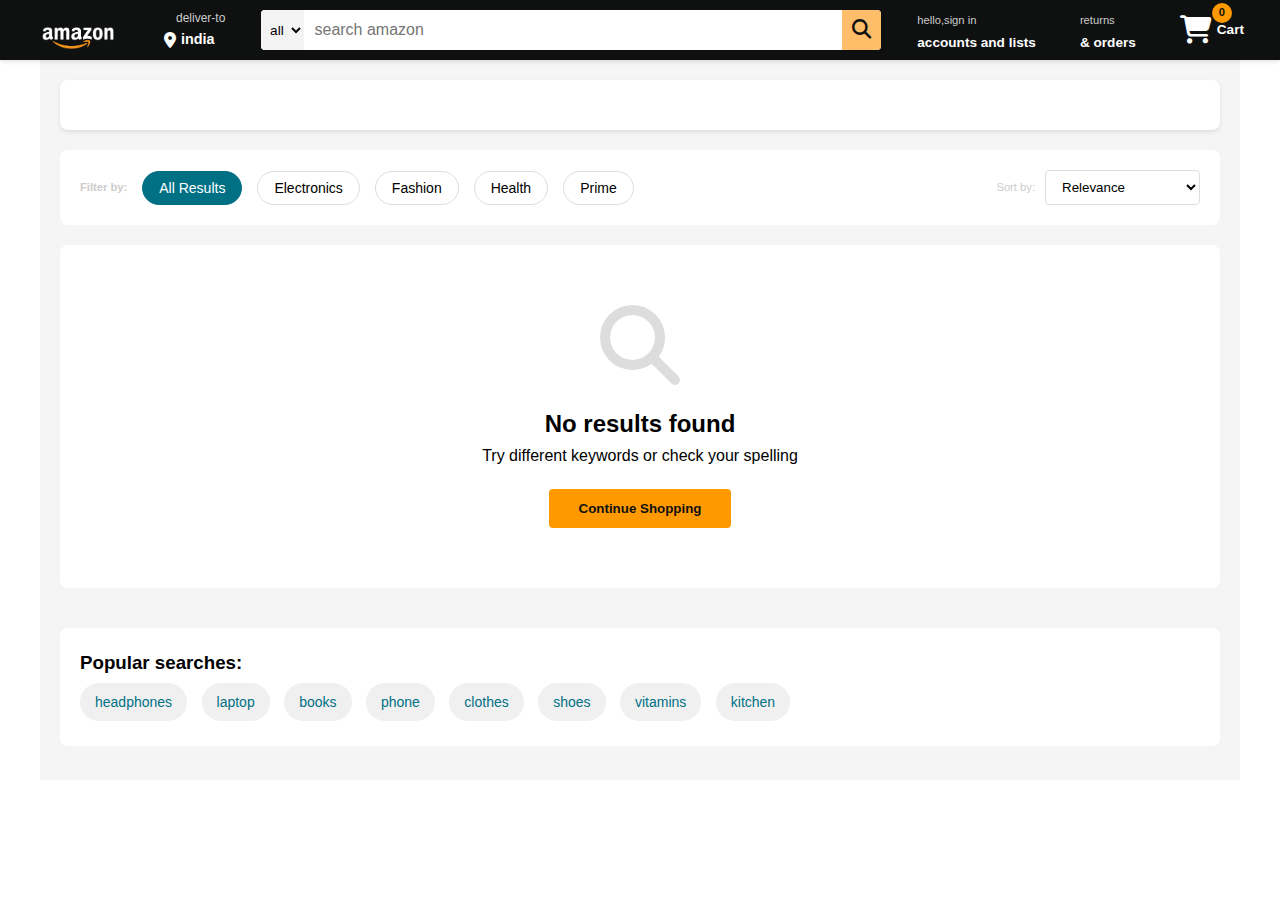
<file: search.html>
<!DOCTYPE html>
<html lang="en">
<head>
    <meta charset="UTF-8">
    <meta name="viewport" content="width=device-width, initial-scale=1.0">
    <title>Search Results - Amazon</title>
    <link rel="stylesheet" href="https://cdnjs.cloudflare.com/ajax/libs/font-awesome/6.5.2/css/all.min.css">
    <link rel="stylesheet" href="style.css">
    <style>
        .search-container {
            max-width: 1200px;
            margin: 0 auto;
            padding: 20px;
            background-color: #f5f5f5;
            min-height: 80vh;
        }
        
        .search-header {
            background: white;
            padding: 20px;
            border-radius: 8px;
            margin-bottom: 20px;
            box-shadow: 0 2px 4px rgba(0,0,0,0.1);
        }
        
        .search-results-info {
            color: #666;
            font-size: 14px;
            margin-bottom: 10px;
        }
        
        .search-query {
            font-size: 24px;
            font-weight: bold;
            color: #333;
        }
        
        .filters-section {
            background: white;
            padding: 20px;
            border-radius: 8px;
            margin-bottom: 20px;
            display: flex;
            justify-content: space-between;
            align-items: center;
            flex-wrap: wrap;
            gap: 15px;
        }
        
        .search-filters {
            display: flex;
            gap: 15px;
            align-items: center;
            flex-wrap: wrap;
        }
        
        .filter-btn {
            padding: 8px 16px;
            border: 1px solid #ddd;
            border-radius: 20px;
            background: white;
            cursor: pointer;
            font-size: 14px;
        }
        
        .filter-btn.active, .filter-btn:hover {
            background: #007185;
            color: white;
            border-color: #007185;
        }
        
        .sort-section {
            display: flex;
            align-items: center;
            gap: 10px;
        }
        
        .sort-dropdown {
            padding: 8px 12px;
            border: 1px solid #ddd;
            border-radius: 4px;
            background: white;
            cursor: pointer;
        }
        
        .search-results {
            display: grid;
            grid-template-columns: repeat(auto-fill, minmax(280px, 1fr));
            gap: 20px;
            margin-bottom: 40px;
        }
        
        .result-card {
            background: white;
            border-radius: 8px;
            padding: 15px;
            box-shadow: 0 2px 8px rgba(0,0,0,0.1);
            cursor: pointer;
            transition: transform 0.3s ease, box-shadow 0.3s ease;
        }
        
        .result-card:hover {
            transform: translateY(-5px);
            box-shadow: 0 8px 25px rgba(0,0,0,0.15);
        }
        
        .result-image {
            width: 100%;
            height: 200px;
            background-color: #f0f0f0;
            background-size: cover;
            background-position: center;
            border-radius: 4px;
            margin-bottom: 15px;
        }
        
        .result-title {
            font-size: 16px;
            font-weight: bold;
            color: #333;
            margin-bottom: 10px;
            line-height: 1.4;
            height: 44px;
            overflow: hidden;
        }
        
        .result-rating {
            display: flex;
            align-items: center;
            gap: 5px;
            margin-bottom: 10px;
        }
        
        .stars {
            color: #ff9900;
        }
        
        .rating-count {
            color: #007185;
            font-size: 14px;
        }
        
        .result-price {
            font-size: 20px;
            color: #B12704;
            font-weight: bold;
            margin-bottom: 10px;
        }
        
        .result-shipping {
            color: #007185;
            font-size: 14px;
            margin-bottom: 15px;
        }
        
        .add-to-cart-btn {
            width: 100%;
            padding: 10px;
            background-color: #ff9900;
            color: #0f1111;
            border: none;
            border-radius: 4px;
            font-weight: bold;
            cursor: pointer;
        }
        
        .add-to-cart-btn:hover {
            background-color: #e88900;
        }
        
        .no-results {
            background: white;
            text-align: center;
            padding: 60px 20px;
            border-radius: 8px;
        }
        
        .no-results i {
            font-size: 80px;
            color: #ddd;
            margin-bottom: 20px;
        }
        
        .search-suggestions {
            background: white;
            padding: 20px;
            border-radius: 8px;
            margin-top: 20px;
        }
        
        .suggestion-item {
            display: inline-block;
            margin: 5px 10px 5px 0;
            padding: 8px 15px;
            background: #f0f0f0;
            border-radius: 20px;
            color: #007185;
            text-decoration: none;
            font-size: 14px;
        }
        
        .suggestion-item:hover {
            background: #e0e0e0;
        }
        
        .pagination {
            display: flex;
            justify-content: center;
            align-items: center;
            gap: 10px;
            margin: 40px 0;
        }
        
        .page-btn {
            padding: 10px 15px;
            border: 1px solid #ddd;
            background: white;
            cursor: pointer;
            border-radius: 4px;
        }
        
        .page-btn.active {
            background: #007185;
            color: white;
            border-color: #007185;
        }
        
        .page-btn:hover {
            background: #f0f0f0;
        }
        
        .page-btn.active:hover {
            background: #005a6b;
        }
        
        @media (max-width: 768px) {
            .filters-section {
                flex-direction: column;
                align-items: stretch;
            }
            
            .search-filters {
                justify-content: center;
            }
            
            .search-results {
                grid-template-columns: repeat(auto-fill, minmax(250px, 1fr));
            }
        }
    </style>
</head>
<body>
    <!-- Navigation Header -->
    <header>
        <div class="navbar">
            <div class="nav-logo border" onclick="window.location.href='index.html'">
                <div class="logo"></div>
            </div>
            <div class="nav-address border">
                <p class="add-first">deliver-to</p>
                <div class="add-icon">
                    <i class="fa-solid fa-location-dot"></i>
                    <p class="add-sec">india</p>
                </div>
            </div>
            <div class="nav-search">
                <select name="" id="" class="search-select">
                    <option value="">all</option>
                </select>
                <input type="text" placeholder="search amazon" class="search-input" id="searchInput">
                <div class="search-icon">
                    <i class="fa-solid fa-magnifying-glass"></i>
                </div>
            </div>
            <div class="nav-signin border" onclick="window.location.href='signin.html'">
                <p class=""><span>hello,sign in</span></p>
                <p class="nav-second">accounts and lists</p>
            </div>
            <div class="nav-return border" onclick="window.location.href='orders.html'">
                <p class=""><span>returns</span></p>
                <p class="nav-second">& orders</p>
            </div>
            <div class="nav-cart border" onclick="window.location.href='cart.html'">
                <i class="fas fa-shopping-cart"></i>
                <span class="cart-count">0</span>
                Cart
            </div>
        </div>
    </header>

    <div class="search-container">
        <div class="search-header">
            <div class="search-results-info" id="resultsInfo">
                <!-- Results info will be populated by JavaScript -->
            </div>
            <div class="search-query" id="searchQuery">
                <!-- Search query will be populated by JavaScript -->
            </div>
        </div>
        
        <div class="filters-section">
            <div class="search-filters">
                <span style="font-weight: bold;">Filter by:</span>
                <button class="filter-btn active" data-filter="all">All Results</button>
                <button class="filter-btn" data-filter="electronics">Electronics</button>
                <button class="filter-btn" data-filter="fashion">Fashion</button>
                <button class="filter-btn" data-filter="health">Health</button>
                <button class="filter-btn" data-filter="prime">Prime</button>
            </div>
            <div class="sort-section">
                <span>Sort by:</span>
                <select class="sort-dropdown" id="sortSelect">
                    <option value="relevance">Relevance</option>
                    <option value="price-low">Price: Low to High</option>
                    <option value="price-high">Price: High to Low</option>
                    <option value="rating">Customer Rating</option>
                    <option value="newest">Newest Arrivals</option>
                </select>
            </div>
        </div>
        
        <div class="search-results" id="searchResults">
            <!-- Search results will be populated by JavaScript -->
        </div>
        
        <div class="pagination" id="pagination" style="display: none;">
            <!-- Pagination will be populated by JavaScript -->
        </div>
        
        <div class="search-suggestions">
            <h3>Popular searches:</h3>
            <a href="search.html?q=headphones" class="suggestion-item">headphones</a>
            <a href="search.html?q=laptop" class="suggestion-item">laptop</a>
            <a href="search.html?q=books" class="suggestion-item">books</a>
            <a href="search.html?q=phone" class="suggestion-item">phone</a>
            <a href="search.html?q=clothes" class="suggestion-item">clothes</a>
            <a href="search.html?q=shoes" class="suggestion-item">shoes</a>
            <a href="search.html?q=vitamins" class="suggestion-item">vitamins</a>
            <a href="search.html?q=kitchen" class="suggestion-item">kitchen</a>
        </div>
    </div>

    <script src="script.js"></script>
    <script>
        // Sample search results data
        const searchDatabase = [
            { id: 's1', name: 'Wireless Bluetooth Headphones', price: 129.99, rating: 4.5, reviews: 3200, image: 'box4_image.jpg', category: 'electronics', isPrime: true },
            { id: 's2', name: 'Smart Fitness Watch', price: 199.99, rating: 4.2, reviews: 1800, image: 'box4_image.jpg', category: 'electronics', isPrime: true },
            { id: 's3', name: 'Vitamin D3 Health Supplement', price: 19.99, rating: 4.6, reviews: 1250, image: 'box1_image.jpg', category: 'health', isPrime: false },
            { id: 's4', name: 'Designer Fashion Handbag', price: 89.99, rating: 4.4, reviews: 670, image: 'box3_image.jpg', category: 'fashion', isPrime: true },
            { id: 's5', name: 'Bluetooth Portable Speaker', price: 59.99, rating: 4.7, reviews: 2400, image: 'box4_image.jpg', category: 'electronics', isPrime: true },
            { id: 's6', name: 'Summer Fashion Dress', price: 45.99, rating: 4.3, reviews: 1200, image: 'box8_image.jpg', category: 'fashion', isPrime: false },
            { id: 's7', name: 'Electric Toothbrush', price: 79.99, rating: 4.5, reviews: 890, image: 'box1_image.jpg', category: 'health', isPrime: true },
            { id: 's8', name: 'Classic Leather Watch', price: 149.99, rating: 4.6, reviews: 540, image: 'box3_image.jpg', category: 'fashion', isPrime: true },
            { id: 's9', name: 'Yoga Mat Premium', price: 35.99, rating: 4.4, reviews: 567, image: 'box1_image.jpg', category: 'health', isPrime: false },
            { id: 's10', name: 'Phone Charging Cable', price: 24.99, rating: 4.1, reviews: 950, image: 'box4_image.jpg', category: 'electronics', isPrime: true }
        ];
        
        let currentQuery = '';
        let currentFilter = 'all';
        let currentSort = 'relevance';
        let filteredResults = [];
        
        function getUrlParameter(name) {
            name = name.replace(/[\[]/, '\\[').replace(/[\]]/, '\\]');
            const regex = new RegExp('[\\?&]' + name + '=([^&#]*)');
            const results = regex.exec(location.search);
            return results === null ? '' : decodeURIComponent(results[1].replace(/\+/g, ' '));
        }
        
        function performSearch() {
            currentQuery = getUrlParameter('q') || '';
            
            if (!currentQuery) {
                showNoResults();
                return;
            }
            
            // Update search input
            document.getElementById('searchInput').value = currentQuery;
            
            // Filter results based on query
            filteredResults = searchDatabase.filter(item => 
                item.name.toLowerCase().includes(currentQuery.toLowerCase()) ||
                item.category.toLowerCase().includes(currentQuery.toLowerCase())
            );
            
            updateSearchHeader();
            applyFiltersAndSort();
        }
        
        function updateSearchHeader() {
            document.getElementById('searchQuery').textContent = `"${currentQuery}"`;
            document.getElementById('resultsInfo').textContent = 
                `${filteredResults.length} results for`;
        }
        
        function applyFiltersAndSort() {
            let results = [...filteredResults];
            
            // Apply category filter
            if (currentFilter !== 'all') {
                if (currentFilter === 'prime') {
                    results = results.filter(item => item.isPrime);
                } else {
                    results = results.filter(item => item.category === currentFilter);
                }
            }
            
            // Apply sorting
            switch (currentSort) {
                case 'price-low':
                    results.sort((a, b) => a.price - b.price);
                    break;
                case 'price-high':
                    results.sort((a, b) => b.price - a.price);
                    break;
                case 'rating':
                    results.sort((a, b) => b.rating - a.rating);
                    break;
                case 'newest':
                    // Simulate newest by shuffling
                    results = results.sort(() => Math.random() - 0.5);
                    break;
                default: // relevance
                    // Keep current order (simulates relevance)
                    break;
            }
            
            renderResults(results);
        }
        
        function renderResults(results) {
            const resultsContainer = document.getElementById('searchResults');
            
            if (results.length === 0) {
                showNoResults();
                return;
            }
            
            resultsContainer.innerHTML = results.map(item => `
                <div class="result-card" onclick="openProductDetail('${item.id}')">
                    <div class="result-image" style="background-image: url('${item.image}')"></div>
                    <div class="result-title">${item.name}</div>
                    <div class="result-rating">
                        <div class="stars">${'★'.repeat(Math.floor(item.rating))}${'☆'.repeat(5-Math.floor(item.rating))}</div>
                        <span class="rating-count">(${item.reviews.toLocaleString()})</span>
                    </div>
                    <div class="result-price">$${item.price.toFixed(2)}</div>
                    <div class="result-shipping">
                        ${item.isPrime ? '<i class="fas fa-shipping-fast"></i> FREE Prime Delivery' : 'FREE Shipping on orders over $25'}
                    </div>
                    <button class="add-to-cart-btn" onclick="event.stopPropagation(); addProductToCart('${item.id}')">
                        Add to Cart
                    </button>
                </div>
            `).join('');
        }
        
        function showNoResults() {
            document.getElementById('searchResults').innerHTML = `
                <div class="no-results" style="grid-column: 1/-1;">
                    <i class="fas fa-search"></i>
                    <h2>No results found</h2>
                    <p>Try different keywords or check your spelling</p>
                    <div style="margin-top: 20px;">
                        <button class="add-to-cart-btn" onclick="window.location.href='index.html'" style="width: auto; padding: 12px 30px;">
                            Continue Shopping
                        </button>
                    </div>
                </div>
            `;
        }
        
        function addProductToCart(productId) {
            const product = searchDatabase.find(p => p.id === productId);
            if (product) {
                addToCart(product);
            }
        }
        
        function openProductDetail(productId) {
            window.location.href = `product-detail.html?id=${productId}`;
        }
        
        // Event listeners
        document.addEventListener('DOMContentLoaded', function() {
            performSearch();
            updateCartCount();
            
            // Filter buttons
            document.querySelectorAll('.filter-btn').forEach(btn => {
                btn.addEventListener('click', function() {
                    document.querySelectorAll('.filter-btn').forEach(b => b.classList.remove('active'));
                    this.classList.add('active');
                    currentFilter = this.dataset.filter;
                    applyFiltersAndSort();
                });
            });
            
            // Sort dropdown
            document.getElementById('sortSelect').addEventListener('change', function() {
                currentSort = this.value;
                applyFiltersAndSort();
            });
            
            // Search input
            document.getElementById('searchInput').addEventListener('keypress', function(e) {
                if (e.key === 'Enter') {
                    const newQuery = this.value.trim();
                    if (newQuery) {
                        window.location.href = `search.html?q=${encodeURIComponent(newQuery)}`;
                    }
                }
            });
        });
    </script>
</body>
</html>
</file>
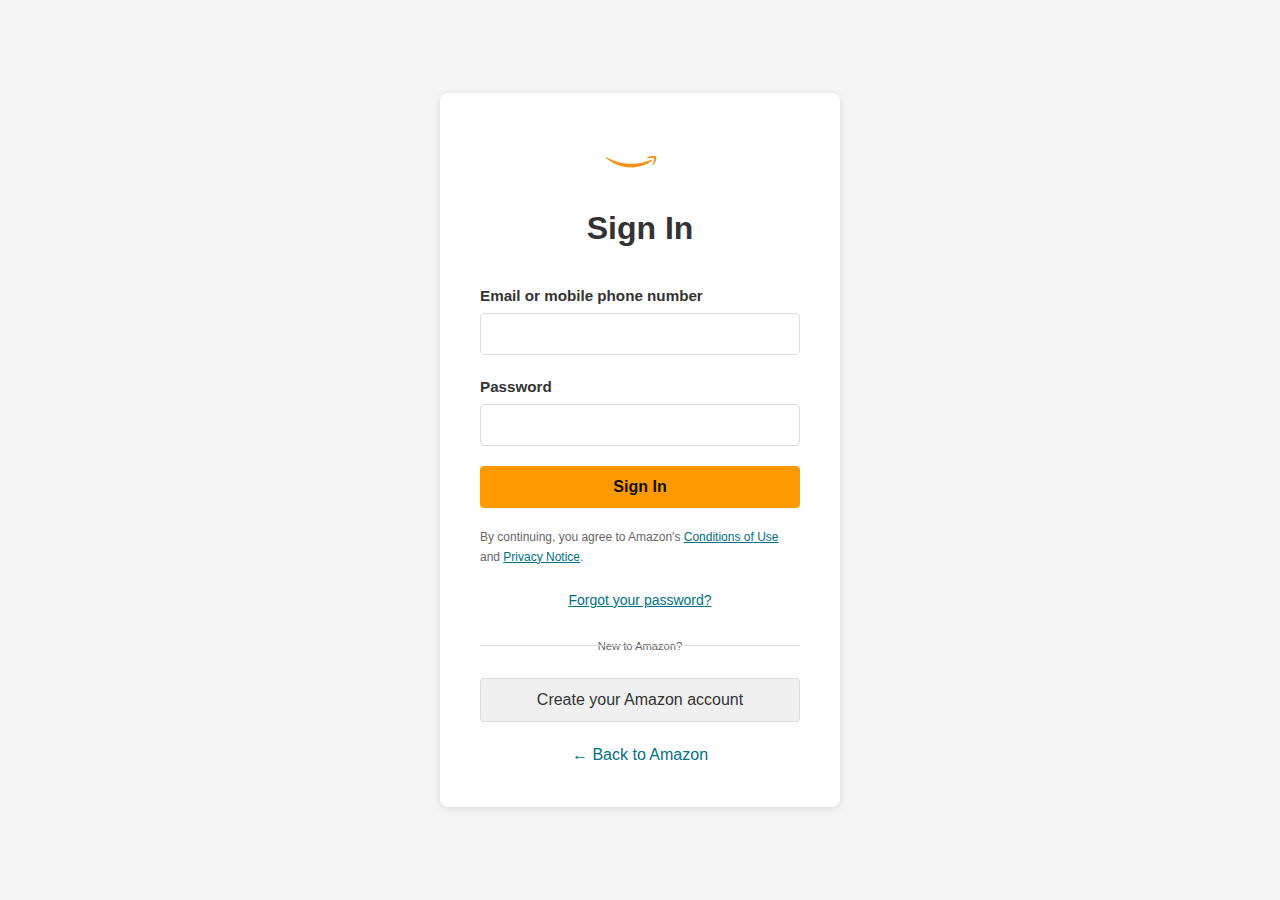
<file: signin.html>
<!DOCTYPE html>
<html lang="en">
<head>
    <meta charset="UTF-8">
    <meta name="viewport" content="width=device-width, initial-scale=1.0">
    <title>Amazon Sign In</title>
    <link rel="stylesheet" href="https://cdnjs.cloudflare.com/ajax/libs/font-awesome/6.5.2/css/all.min.css">
    <link rel="stylesheet" href="style.css">
    <style>
        .signin-container {
            min-height: 100vh;
            background-color: #f5f5f5;
            display: flex;
            justify-content: center;
            align-items: center;
            padding: 20px;
        }
        
        .signin-box {
            background: white;
            padding: 40px;
            border-radius: 8px;
            box-shadow: 0 2px 10px rgba(0,0,0,0.1);
            width: 100%;
            max-width: 400px;
        }
        
        .signin-logo {
            text-align: center;
            margin-bottom: 30px;
        }
        
        .signin-logo .logo {
            width: 120px;
            height: 40px;
            margin: 0 auto;
        }
        
        .form-group {
            margin-bottom: 20px;
        }
        
        .form-group label {
            display: block;
            margin-bottom: 5px;
            font-weight: bold;
            color: #333;
        }
        
        .form-group input {
            width: 100%;
            padding: 12px;
            border: 1px solid #ddd;
            border-radius: 4px;
            font-size: 14px;
        }
        
        .form-group input:focus {
            outline: none;
            border-color: #ff9900;
            box-shadow: 0 0 5px rgba(255, 153, 0, 0.3);
        }
        
        .signin-btn {
            width: 100%;
            padding: 12px;
            background-color: #ff9900;
            color: #0f1111;
            border: none;
            border-radius: 4px;
            font-size: 16px;
            font-weight: bold;
            cursor: pointer;
            margin-bottom: 20px;
        }
        
        .signin-btn:hover {
            background-color: #e88900;
        }
        
        .divider {
            text-align: center;
            margin: 20px 0;
            position: relative;
        }
        
        .divider::before {
            content: '';
            position: absolute;
            top: 50%;
            left: 0;
            right: 0;
            height: 1px;
            background-color: #ddd;
        }
        
        .divider span {
            background: white;
            padding: 0 15px;
            color: #666;
        }
        
        .create-account-btn {
            width: 100%;
            padding: 12px;
            background-color: #f0f0f0;
            color: #333;
            border: 1px solid #ddd;
            border-radius: 4px;
            font-size: 16px;
            cursor: pointer;
        }
        
        .create-account-btn:hover {
            background-color: #e0e0e0;
        }
        
        .back-to-home {
            text-align: center;
            margin-top: 20px;
        }
        
        .back-to-home a {
            color: #007185;
            text-decoration: none;
        }
        
        .back-to-home a:hover {
            text-decoration: underline;
        }
    </style>
</head>
<body>
    <div class="signin-container">
        <div class="signin-box">
            <div class="signin-logo">
                <div class="logo"></div>
            </div>
            
            <h1 style="text-align: center; margin-bottom: 30px; color: #333;">Sign In</h1>
            
            <form id="signinForm">
                <div class="form-group">
                    <label for="email">Email or mobile phone number</label>
                    <input type="text" id="email" name="email" required>
                </div>
                
                <div class="form-group">
                    <label for="password">Password</label>
                    <input type="password" id="password" name="password" required>
                </div>
                
                <button type="submit" class="signin-btn">Sign In</button>
            </form>
            
            <div style="font-size: 12px; color: #666; margin-bottom: 20px;">
                By continuing, you agree to Amazon's 
                <a href="#" style="color: #007185;">Conditions of Use</a> and 
                <a href="#" style="color: #007185;">Privacy Notice</a>.
            </div>
            
            <div style="text-align: center; margin-bottom: 20px;">
                <a href="#" style="color: #007185; font-size: 14px;">Forgot your password?</a>
            </div>
            
            <div class="divider">
                <span>New to Amazon?</span>
            </div>
            
            <button type="button" class="create-account-btn" onclick="window.location.href='register.html'">
                Create your Amazon account
            </button>
            
            <div class="back-to-home">
                <a href="index.html">← Back to Amazon</a>
            </div>
        </div>
    </div>
    
    <script>
        document.getElementById('signinForm').addEventListener('submit', function(e) {
            e.preventDefault();
            
            const email = document.getElementById('email').value;
            const password = document.getElementById('password').value;
            
            if (email && password) {
                // Simulate successful login
                localStorage.setItem('userLoggedIn', 'true');
                localStorage.setItem('userEmail', email);
                alert('Sign in successful!');
                window.location.href = 'index.html';
            }
        });
    </script>
</body>
</html>
</file>
<file: style.css>
/* Enhanced Amazon Clone Styles */
*{
    margin: 0;
    padding: 0;
    font-family: Arial, sans-serif;
    box-sizing: border-box;

}
body {
    line-height: 1.6;
}

/* Smooth transitions */
* {
    transition: all 0.3s ease;
}

/* Navbar Enhancements */
.navbar {
    height: 60px;
    background-color: #0f1111;
    color: white;
    display: flex;
    align-items: center;
    justify-content: space-evenly;
    position: sticky;
    top: 0;
    z-index: 1000;
    box-shadow: 0 2px 4px rgba(0,0,0,0.1);
}

.nav-logo {
    height: 50px;
    width: 100px;
    cursor: pointer;
}

.logo {
    background-image: url("amazon_logo.png");
    height: 50px;
    width: 100%;
    background-size: cover;
    background-repeat: no-repeat;
    background-position: center;
}

.border {
    padding: 8px;
    border-radius: 2px;
    cursor: pointer;
}

.border:hover {
    border: 1px solid white;
    box-shadow: 0 0 5px rgba(255,255,255,0.3);
}

.nav-address {
    display: flex;
    flex-direction: column;
    align-items: flex-start;
}

.add-first {
    color: #cccccc;
    font-size: 0.75rem;
    margin-left: 12px;
}

.add-sec {
    font-size: 0.9rem;
    font-weight: bold;
}

.add-icon {
    display: flex;
    align-items: center;
    gap: 5px;
}

/* Enhanced Search Bar */
.nav-search {
    display: flex;
    background-color: white;
    width: 620px;
    height: 40px;
    border-radius: 4px;
    overflow: hidden;
    box-shadow: 0 2px 4px rgba(0,0,0,0.1);
}

.search-select {
    background-color: #f3f3f3;
    width: 50px;
    text-align: center;
    border: none;
    font-size: 0.85rem;
    cursor: pointer;
}

.search-input {
    width: 100%;
    font-size: 1rem;
    border: none;
    padding: 0 10px;
    outline: none;
}

.search-input:focus {
    box-shadow: inset 0 0 3px #ff9900;
}

.search-icon {
    width: 45px;
    display: flex;
    justify-content: center;
    align-items: center;
    font-size: 1.2rem;
    background-color: #febd69;
    cursor: pointer;
    color: #0f1111;
}

.search-icon:hover {
    background-color: #ff9900;
}

.nav-search:hover {
    box-shadow: 0 0 8px rgba(255, 153, 0, 0.6);
}

/* Navigation Items */
.nav-signin, .nav-return {
    display: flex;
    flex-direction: column;
    align-items: flex-start;
}

span {
    font-size: 0.7rem;
    color: #ccc;
}

.nav-second {
    font-size: 0.85rem;
    font-weight: 700;
}

.nav-cart {
    display: flex;
    align-items: center;
    gap: 5px;
    font-size: 0.85rem;
    font-weight: 700;
    position: relative;
}

.nav-cart i {
    font-size: 28px;
}

.cart-count {
    position: absolute;
    top: -5px;
    right: 20px;
    background-color: #ff9900;
    color: #0f1111;
    border-radius: 50%;
    width: 20px;
    height: 20px;
    display: flex;
    align-items: center;
    justify-content: center;
    font-size: 0.7rem;
    font-weight: bold;
}

/* Panel Enhancements */
.panel {
    height: 40px;
    background-color: #232f3e;
    display: flex;
    color: white;
    align-items: center;
    justify-content: space-evenly;
    font-size: 0.85rem;
}

.panel-all {
    display: flex;
    align-items: center;
    gap: 5px;
    font-weight: bold;
}

.panel-ops {
    display: flex;
    gap: 15px;
}

/* Panel */
.panel {
    height: 40px;
    background-color: #232f3e;
    display: flex;
    color: white;
    align-items: center;
    justify-content: space-evenly;
    font-size: 0.85rem;
}

.panel-all {
    display: flex;
    align-items: center;
    gap: 5px;
    font-weight: bold;
}

.panel-ops {
    display: flex;
    gap: 15px;
}

.panel-ops p {
    cursor: pointer;
}

.panel-ops p:hover {
    border: 1px solid white;
    border-radius: 2px;
}

.panel-deals {
    font-size: 0.9rem;
    font-weight: 700;
    color: #ff9900;
}

/* Hero Section */
.hero-section {
    background-image: linear-gradient(rgba(0,0,0,0.2), rgba(0,0,0,0.2)), url("hero_image.jpg");
    height: 400px;
    background-size: cover;
    background-position: center;
    display: flex;
    justify-content: center;
    align-items: flex-end;
    position: relative;
}

.hero-msg {
    background-color: white;
    color: black;
    height: 40px;
    display: flex;
    align-items: center;
    justify-content: center;
    font-size: 0.85rem;
    width: 82%;
    margin-bottom: 25px;
    border-radius: 4px;
    box-shadow: 0 2px 8px rgba(0,0,0,0.1);
}

.hero-msg a {
    color: #007185;
    text-decoration: none;
    font-weight: bold;
}

.hero-msg a:hover {
    text-decoration: underline;
    color: #ff9900;
}

/* Shop Section */
.shop-section {
    display: flex;
    flex-wrap: wrap;
    justify-content: space-evenly;
    background-color: #e2e7e6;
    padding: 20px 0;
    gap: 20px;
}

.box {
    height: 400px;
    width: 23%;
    min-width: 280px;
    background-color: #ffffff;
    padding: 20px;
    border-radius: 8px;
    box-shadow: 0 2px 8px rgba(0,0,0,0.1);
    cursor: pointer;
    transform: translateY(0);
}

.box:hover {
    transform: translateY(-5px);
    box-shadow: 0 8px 25px rgba(0,0,0,0.15);
}

.box-content h2 {
    font-size: 1.3rem;
    margin-bottom: 15px;
    color: #0f1111;
}

.box-img {
    height: 280px;
    background-size: cover;
    background-position: center;
    margin: 15px 0;
    border-radius: 4px;
    background-repeat: no-repeat;
}

.box-content p {
    color: #007185;
    font-weight: bold;
    cursor: pointer;
}

.box-content p:hover {
    color: #ff9900;
    text-decoration: underline;
}

/* Footer Enhancements */
footer {
    margin-top: 40px;
}

.foot-panel {
    background-color: #37475a;
    color: #ffffff;
    height: 50px;
    display: flex;
    justify-content: center;
    align-items: center;
    font-size: 0.85rem;
    cursor: pointer;
    font-weight: bold;
}

.foot-panel:hover {
    background-color: #485769;
}

.foot-panel2 {
    background-color: #232f3e;
    color: white;
    padding: 40px 0;
    display: flex;
    justify-content: space-evenly;
    flex-wrap: wrap;
}

.foot-panel2 ul {
    margin: 20px 0;
    min-width: 200px;
}

.foot-panel2 ul p {
    font-size: 1rem;
    font-weight: bold;
    margin-bottom: 15px;
    color: white;
}

.foot-panel2 ul a {
    display: block;
    font-size: 0.85rem;
    margin: 8px 0;
    color: #dddddd;
    text-decoration: none;
}

.foot-panel2 ul a:hover {
    color: white;
    text-decoration: underline;
}

.foot-panel3 {
    background-color: #232f3e;
    color: #ffffff;
    border-top: 1px solid #3a4553;
    height: 70px;
    display: flex;
    justify-content: center;
    align-items: center;
}

.foot-panel4 {
    background-color: #131a22;
    color: #dddddd;
    padding: 20px 0;
    text-align: center;
}

.pages {
    font-size: 0.75rem;
    margin-bottom: 10px;
}

.pages a {
    color: #dddddd;
    text-decoration: none;
    margin: 0 10px;
}

.pages a:hover {
    color: white;
    text-decoration: underline;
}

.copyright {
    font-size: 0.75rem;
    color: #999;
}

/* Notification Styles */
.notification {
    position: fixed;
    top: 80px;
    right: 20px;
    background-color: #ff9900;
    color: #0f1111;
    padding: 15px 20px;
    border-radius: 4px;
    box-shadow: 0 4px 15px rgba(0,0,0,0.2);
    z-index: 1001;
    animation: slideIn 0.3s ease;
    font-weight: bold;
}

@keyframes slideIn {
    from {
        transform: translateX(100%);
        opacity: 0;
    }
    to {
        transform: translateX(0);
        opacity: 1;
    }
}

/* Deals Page Styles */
.deals-main {
    padding: 20px;
    max-width: 1200px;
    margin: 0 auto;
}

.deals-hero {
    text-align: center;
    margin-bottom: 30px;
}

.deals-hero h1 {
    font-size: 2.5rem;
    color: #232f3e;
    margin-bottom: 10px;
}

.deals-hero p {
    font-size: 1.1rem;
    color: #666;
}

.deals-filters {
    display: flex;
    justify-content: space-between;
    align-items: center;
    margin-bottom: 30px;
    padding: 20px;
    background: #f8f9fa;
    border-radius: 8px;
}

.filter-group h3 {
    margin-bottom: 10px;
    color: #232f3e;
}

.filter-options {
    display: flex;
    gap: 10px;
}

.filter-btn {
    padding: 8px 16px;
    border: 1px solid #ddd;
    background: white;
    border-radius: 20px;
    cursor: pointer;
    font-size: 0.9rem;
    transition: all 0.3s ease;
}

.filter-btn:hover,
.filter-btn.active {
    background: #ff9900;
    color: white;
    border-color: #ff9900;
}

.sort-group {
    display: flex;
    align-items: center;
    gap: 10px;
}

.sort-group select {
    padding: 8px 12px;
    border: 1px solid #ddd;
    border-radius: 4px;
    font-size: 0.9rem;
}

.deals-grid {
    display: grid;
    grid-template-columns: repeat(auto-fit, minmax(280px, 1fr));
    gap: 20px;
    margin-bottom: 40px;
}

.deal-card {
    background: white;
    border-radius: 8px;
    overflow: hidden;
    box-shadow: 0 2px 8px rgba(0,0,0,0.1);
    transition: transform 0.3s ease, box-shadow 0.3s ease;
    position: relative;
}

.deal-card:hover {
    transform: translateY(-4px);
    box-shadow: 0 4px 16px rgba(0,0,0,0.15);
}

.deal-badge {
    position: absolute;
    top: 10px;
    left: 10px;
    background: #ff4757;
    color: white;
    padding: 4px 8px;
    border-radius: 4px;
    font-size: 0.75rem;
    font-weight: bold;
    z-index: 2;
}

.lightning-deal .deal-badge {
    background: #ff9900;
}

.today-deal .deal-badge {
    background: #ff4757;
}

.savings-deal .deal-badge {
    background: #2ed573;
}

.deal-timer {
    position: absolute;
    top: 40px;
    left: 10px;
    background: rgba(0,0,0,0.8);
    color: white;
    padding: 4px 8px;
    border-radius: 4px;
    font-size: 0.75rem;
    z-index: 2;
}

.deal-card img {
    width: 100%;
    height: 200px;
    object-fit: cover;
}

.deal-info {
    padding: 15px;
}

.deal-info h3 {
    font-size: 1.1rem;
    color: #232f3e;
    margin-bottom: 10px;
}

.price-info {
    display: flex;
    align-items: center;
    gap: 10px;
    margin-bottom: 10px;
}

.current-price {
    font-size: 1.2rem;
    font-weight: bold;
    color: #B12704;
}

.original-price {
    font-size: 0.9rem;
    color: #666;
    text-decoration: line-through;
}

.discount {
    background: #ff4757;
    color: white;
    padding: 2px 6px;
    border-radius: 3px;
    font-size: 0.75rem;
    font-weight: bold;
}

.deal-progress {
    margin-bottom: 15px;
}

.progress-bar {
    background: #e0e0e0;
    height: 6px;
    border-radius: 3px;
    overflow: hidden;
    margin-bottom: 5px;
}

.progress-fill {
    background: #ff9900;
    height: 100%;
    transition: width 0.3s ease;
}

.claimed {
    font-size: 0.8rem;
    color: #666;
}

.add-to-cart-btn {
    width: 100%;
    padding: 10px;
    background: #ff9900;
    color: white;
    border: none;
    border-radius: 4px;
    cursor: pointer;
    font-weight: bold;
    transition: background-color 0.3s ease;
}

.add-to-cart-btn:hover {
    background: #e67e00;
}

/* Customer Service Page Styles */
.customer-service-main {
    padding: 20px;
    max-width: 1200px;
    margin: 0 auto;
}

.cs-hero {
    text-align: center;
    margin-bottom: 40px;
}

.cs-hero h1 {
    font-size: 2.5rem;
    color: #232f3e;
    margin-bottom: 10px;
}

.cs-hero p {
    font-size: 1.1rem;
    color: #666;
}

.quick-actions {
    margin-bottom: 40px;
}

.quick-actions h2 {
    font-size: 1.8rem;
    color: #232f3e;
    margin-bottom: 20px;
}

.action-grid {
    display: grid;
    grid-template-columns: repeat(auto-fit, minmax(250px, 1fr));
    gap: 20px;
}

.action-card {
    background: white;
    padding: 30px 20px;
    border-radius: 8px;
    text-align: center;
    box-shadow: 0 2px 8px rgba(0,0,0,0.1);
    cursor: pointer;
    transition: all 0.3s ease;
}

.action-card:hover {
    transform: translateY(-4px);
    box-shadow: 0 4px 16px rgba(0,0,0,0.15);
}

.action-card i {
    font-size: 2.5rem;
    color: #ff9900;
    margin-bottom: 15px;
}

.action-card h3 {
    font-size: 1.2rem;
    color: #232f3e;
    margin-bottom: 10px;
}

.action-card p {
    color: #666;
    font-size: 0.9rem;
}

.help-topics {
    margin-bottom: 40px;
}

.help-topics h2 {
    font-size: 1.8rem;
    color: #232f3e;
    margin-bottom: 20px;
}

.topics-grid {
    display: grid;
    grid-template-columns: repeat(auto-fit, minmax(280px, 1fr));
    gap: 30px;
}

.topic-section {
    background: white;
    padding: 20px;
    border-radius: 8px;
    box-shadow: 0 2px 8px rgba(0,0,0,0.1);
}

.topic-section h3 {
    color: #232f3e;
    margin-bottom: 15px;
    font-size: 1.1rem;
    border-bottom: 2px solid #ff9900;
    padding-bottom: 5px;
}

.topic-section ul {
    list-style: none;
}

.topic-section ul li {
    margin-bottom: 8px;
}

.topic-section ul li a {
    color: #0066c0;
    text-decoration: none;
    font-size: 0.9rem;
    transition: color 0.3s ease;
}

.topic-section ul li a:hover {
    color: #ff9900;
    text-decoration: underline;
}

.faq-section {
    margin-bottom: 40px;
}

.faq-section h2 {
    font-size: 1.8rem;
    color: #232f3e;
    margin-bottom: 20px;
}

.faq-container {
    max-width: 800px;
}

.faq-item {
    background: white;
    margin-bottom: 10px;
    border-radius: 8px;
    overflow: hidden;
    box-shadow: 0 2px 8px rgba(0,0,0,0.1);
}

.faq-question {
    padding: 20px;
    cursor: pointer;
    display: flex;
    justify-content: space-between;
    align-items: center;
    background: #f8f9fa;
    transition: background-color 0.3s ease;
}

.faq-question:hover {
    background: #e9ecef;
}

.faq-question h3 {
    color: #232f3e;
    font-size: 1rem;
    margin: 0;
}

.faq-question i {
    color: #666;
    transition: transform 0.3s ease;
}

.faq-answer {
    max-height: 0;
    overflow: hidden;
    transition: max-height 0.3s ease;
}

.faq-item.active .faq-answer {
    padding: 20px;
    background: white;
}

.faq-answer p {
    color: #666;
    line-height: 1.6;
    margin: 0;
}

.contact-options {
    margin-bottom: 40px;
}

.contact-options h2 {
    font-size: 1.8rem;
    color: #232f3e;
    margin-bottom: 20px;
}

.contact-grid {
    display: grid;
    grid-template-columns: repeat(auto-fit, minmax(280px, 1fr));
    gap: 20px;
}

.contact-card {
    background: white;
    padding: 30px 20px;
    border-radius: 8px;
    text-align: center;
    box-shadow: 0 2px 8px rgba(0,0,0,0.1);
    transition: all 0.3s ease;
}

.contact-card:hover {
    transform: translateY(-4px);
    box-shadow: 0 4px 16px rgba(0,0,0,0.15);
}

.contact-card i {
    font-size: 2.5rem;
    color: #ff9900;
    margin-bottom: 15px;
}

.contact-card h3 {
    font-size: 1.2rem;
    color: #232f3e;
    margin-bottom: 10px;
}

.contact-card p {
    color: #666;
    font-size: 0.9rem;
    margin-bottom: 5px;
}

.contact-card .hours {
    font-size: 0.8rem;
    color: #999;
    margin-bottom: 15px;
}

.contact-btn {
    padding: 10px 20px;
    background: #ff9900;
    color: white;
    border: none;
    border-radius: 4px;
    cursor: pointer;
    font-weight: bold;
    transition: background-color 0.3s ease;
}

.contact-btn:hover {
    background: #e67e00;
}

/* Modal Styles */
.modal {
    display: none;
    position: fixed;
    z-index: 2000;
    left: 0;
    top: 0;
    width: 100%;
    height: 100%;
    background-color: rgba(0,0,0,0.5);
    align-items: center;
    justify-content: center;
}

.modal-content {
    background-color: white;
    padding: 30px;
    border-radius: 8px;
    width: 90%;
    max-width: 500px;
    max-height: 80vh;
    overflow-y: auto;
    position: relative;
}

.chat-modal {
    max-width: 600px;
    padding: 0;
}

.close {
    position: absolute;
    right: 20px;
    top: 20px;
    color: #aaa;
    float: right;
    font-size: 28px;
    font-weight: bold;
    cursor: pointer;
}

.close:hover {
    color: #000;
}

.form-group {
    margin-bottom: 20px;
}

.form-group label {
    display: block;
    margin-bottom: 5px;
    color: #232f3e;
    font-weight: bold;
}

.form-group input,
.form-group select,
.form-group textarea {
    width: 100%;
    padding: 10px;
    border: 1px solid #ddd;
    border-radius: 4px;
    font-size: 0.9rem;
}

.form-group textarea {
    resize: vertical;
}

.submit-btn {
    width: 100%;
    padding: 12px;
    background: #ff9900;
    color: white;
    border: none;
    border-radius: 4px;
    cursor: pointer;
    font-weight: bold;
    font-size: 1rem;
    transition: background-color 0.3s ease;
}

.submit-btn:hover {
    background: #e67e00;
}

/* Chat Modal Specific Styles */
.chat-header {
    background: #232f3e;
    color: white;
    padding: 15px 20px;
    display: flex;
    justify-content: space-between;
    align-items: center;
}

.chat-header h3 {
    margin: 0;
}

.chat-header .close {
    color: white;
    top: auto;
    right: auto;
    position: static;
}

.chat-messages {
    height: 300px;
    overflow-y: auto;
    padding: 20px;
    background: #f8f9fa;
}

.message {
    margin-bottom: 15px;
    padding: 10px;
    border-radius: 8px;
}

.support-message {
    background: white;
    border-left: 4px solid #ff9900;
}

.user-message {
    background: #e3f2fd;
    border-left: 4px solid #2196f3;
    margin-left: 20px;
}

.chat-input {
    padding: 20px;
    background: white;
    display: flex;
    gap: 10px;
}

.chat-input input {
    flex: 1;
    padding: 10px;
    border: 1px solid #ddd;
    border-radius: 4px;
}

.chat-input button {
    padding: 10px 20px;
    background: #ff9900;
    color: white;
    border: none;
    border-radius: 4px;
    cursor: pointer;
    font-weight: bold;
}

/* Gift Cards Page Styles */
.gift-cards-main {
    padding: 20px;
    max-width: 1200px;
    margin: 0 auto;
}

.gc-hero {
    text-align: center;
    margin-bottom: 40px;
}

.gc-hero h1 {
    font-size: 2.5rem;
    color: #232f3e;
    margin-bottom: 10px;
}

.gc-hero p {
    font-size: 1.1rem;
    color: #666;
}

.gc-categories {
    margin-bottom: 40px;
}

.gc-categories h2 {
    font-size: 1.8rem;
    color: #232f3e;
    margin-bottom: 20px;
}

.gc-tabs {
    display: flex;
    gap: 10px;
    margin-bottom: 30px;
    border-bottom: 2px solid #e0e0e0;
}

.gc-tab {
    padding: 12px 24px;
    background: none;
    border: none;
    border-bottom: 3px solid transparent;
    cursor: pointer;
    font-size: 1rem;
    font-weight: bold;
    color: #666;
    transition: all 0.3s ease;
}

.gc-tab.active {
    color: #ff9900;
    border-bottom-color: #ff9900;
}

.gc-tab:hover {
    color: #ff9900;
}

.gc-content {
    display: none;
}

.gc-content.active {
    display: block;
}

.gc-grid {
    display: grid;
    grid-template-columns: repeat(auto-fit, minmax(280px, 1fr));
    gap: 20px;
}

.gc-card {
    background: white;
    border-radius: 8px;
    overflow: hidden;
    box-shadow: 0 2px 8px rgba(0,0,0,0.1);
    transition: all 0.3s ease;
}

.gc-card:hover {
    transform: translateY(-4px);
    box-shadow: 0 4px 16px rgba(0,0,0,0.15);
}

.gc-preview {
    height: 200px;
    display: flex;
    align-items: center;
    justify-content: center;
    position: relative;
}

.gc-design {
    width: 90%;
    height: 80%;
    border-radius: 8px;
    display: flex;
    flex-direction: column;
    align-items: center;
    justify-content: center;
    color: white;
    text-align: center;
    position: relative;
    overflow: hidden;
}

.gc-design h3 {
    font-size: 1.2rem;
    margin-bottom: 10px;
    z-index: 2;
}

.gc-design i {
    font-size: 2rem;
    z-index: 2;
}

.birthday {
    background: linear-gradient(135deg, #ff6b6b, #ee5a52);
}

.celebration {
    background: linear-gradient(135deg, #4ecdc4, #44a08d);
}

.thank-you {
    background: linear-gradient(135deg, #45b7d1, #2980b9);
}

.holiday {
    background: linear-gradient(135deg, #96ceb4, #74b9ff);
}

.wedding {
    background: linear-gradient(135deg, #ffeaa7, #fdcb6e);
}

.generic {
    background: linear-gradient(135deg, #fd79a8, #e84393);
}

.gc-preview.physical img {
    width: 100%;
    height: 100%;
    object-fit: cover;
}

.gc-card h4 {
    padding: 15px 15px 10px;
    color: #232f3e;
    font-size: 1.1rem;
}

.gc-card p {
    padding: 0 15px 10px;
    color: #666;
    font-size: 0.9rem;
}

.select-gc-btn {
    width: calc(100% - 30px);
    margin: 0 15px 15px;
    padding: 10px;
    background: #ff9900;
    color: white;
    border: none;
    border-radius: 4px;
    cursor: pointer;
    font-weight: bold;
    transition: background-color 0.3s ease;
}

.select-gc-btn:hover {
    background: #e67e00;
}

/* Gift Card Purchase Form */
.gc-purchase {
    margin: 40px 0;
    padding: 30px;
    background: #f8f9fa;
    border-radius: 8px;
}

.gc-purchase h2 {
    color: #232f3e;
    margin-bottom: 30px;
    text-align: center;
}

.purchase-container {
    display: grid;
    grid-template-columns: 1fr 1fr;
    gap: 40px;
    align-items: start;
}

.gc-preview-large {
    display: flex;
    justify-content: center;
    align-items: center;
    min-height: 300px;
}

.gc-design-large {
    width: 300px;
    height: 200px;
    border-radius: 12px;
    display: flex;
    flex-direction: column;
    align-items: center;
    justify-content: center;
    color: white;
    text-align: center;
    font-size: 1.2rem;
    position: relative;
}

.gc-design-large h3 {
    margin-bottom: 15px;
}

.gc-design-large i {
    font-size: 2.5rem;
    margin-bottom: 15px;
}

.gc-amount-display {
    font-size: 1.5rem;
    font-weight: bold;
    background: rgba(255,255,255,0.2);
    padding: 10px 20px;
    border-radius: 20px;
}

.amount-options {
    display: flex;
    gap: 10px;
    margin-bottom: 10px;
    flex-wrap: wrap;
}

.amount-btn {
    padding: 8px 16px;
    background: #f0f0f0;
    border: 1px solid #ddd;
    border-radius: 20px;
    cursor: pointer;
    font-size: 0.9rem;
    transition: all 0.3s ease;
}

.amount-btn:hover {
    background: #ff9900;
    color: white;
    border-color: #ff9900;
}

.gc-summary {
    background: white;
    padding: 20px;
    border-radius: 8px;
    margin-top: 20px;
    box-shadow: 0 2px 8px rgba(0,0,0,0.1);
}

.gc-summary h3 {
    color: #232f3e;
    margin-bottom: 15px;
}

.summary-item {
    display: flex;
    justify-content: space-between;
    margin-bottom: 10px;
    padding: 5px 0;
}

.summary-total {
    display: flex;
    justify-content: space-between;
    margin-top: 15px;
    padding-top: 15px;
    border-top: 2px solid #e0e0e0;
    font-weight: bold;
    font-size: 1.1rem;
    color: #232f3e;
}

.purchase-btn {
    width: 100%;
    padding: 15px;
    background: #ff9900;
    color: white;
    border: none;
    border-radius: 4px;
    cursor: pointer;
    font-weight: bold;
    font-size: 1.1rem;
    margin-top: 20px;
    transition: background-color 0.3s ease;
}

.purchase-btn:hover {
    background: #e67e00;
}

/* Reload Section */
.reload-section {
    text-align: center;
    padding: 40px;
}

.reload-section h3 {
    color: #232f3e;
    margin-bottom: 10px;
}

.reload-section p {
    color: #666;
    margin-bottom: 30px;
}

.reload-form {
    max-width: 500px;
    margin: 0 auto;
}

.reload-btn {
    width: 100%;
    padding: 15px;
    background: #28a745;
    color: white;
    border: none;
    border-radius: 4px;
    cursor: pointer;
    font-weight: bold;
    font-size: 1.1rem;
    margin-top: 20px;
    transition: background-color 0.3s ease;
}

.reload-btn:hover {
    background: #218838;
}

/* Gift Card Balance */
.gc-balance {
    margin: 40px 0;
    padding: 30px;
    background: white;
    border-radius: 8px;
    box-shadow: 0 2px 8px rgba(0,0,0,0.1);
}

.gc-balance h2 {
    color: #232f3e;
    margin-bottom: 20px;
    text-align: center;
}

.balance-container {
    max-width: 500px;
    margin: 0 auto;
}

.balance-form {
    display: flex;
    gap: 10px;
    margin-bottom: 20px;
}

.balance-form input {
    flex: 1;
    padding: 12px;
    border: 1px solid #ddd;
    border-radius: 4px;
    font-size: 1rem;
}

.check-balance-btn {
    padding: 12px 24px;
    background: #ff9900;
    color: white;
    border: none;
    border-radius: 4px;
    cursor: pointer;
    font-weight: bold;
    transition: background-color 0.3s ease;
}

.check-balance-btn:hover {
    background: #e67e00;
}

.balance-result {
    text-align: center;
    padding: 30px;
    background: #f8f9fa;
    border-radius: 8px;
}

.balance-result h3 {
    color: #232f3e;
    margin-bottom: 15px;
}

.balance-amount {
    font-size: 2rem;
    font-weight: bold;
    color: #28a745;
    margin-bottom: 10px;
}

/* Registry Page Styles */
.registry-main {
    padding: 20px;
    max-width: 1200px;
    margin: 0 auto;
}

.registry-hero {
    text-align: center;
    margin-bottom: 40px;
}

.registry-hero h1 {
    font-size: 2.5rem;
    color: #232f3e;
    margin-bottom: 10px;
}

.registry-hero p {
    font-size: 1.1rem;
    color: #666;
}

.registry-nav {
    display: flex;
    justify-content: center;
    gap: 20px;
    margin-bottom: 40px;
    border-bottom: 2px solid #e0e0e0;
}

.registry-nav-btn {
    padding: 12px 24px;
    background: none;
    border: none;
    border-bottom: 3px solid transparent;
    cursor: pointer;
    font-size: 1rem;
    font-weight: bold;
    color: #666;
    transition: all 0.3s ease;
}

.registry-nav-btn.active {
    color: #ff9900;
    border-bottom-color: #ff9900;
}

.registry-nav-btn:hover {
    color: #ff9900;
}

.registry-section {
    display: none;
}

.registry-section.active {
    display: block;
}

.registry-types h2 {
    color: #232f3e;
    margin-bottom: 20px;
    text-align: center;
}

.registry-type-grid {
    display: grid;
    grid-template-columns: repeat(auto-fit, minmax(250px, 1fr));
    gap: 20px;
    margin-bottom: 40px;
}

.registry-type-card {
    background: white;
    padding: 40px 20px;
    border-radius: 8px;
    text-align: center;
    box-shadow: 0 2px 8px rgba(0,0,0,0.1);
    cursor: pointer;
    transition: all 0.3s ease;
}

.registry-type-card:hover {
    transform: translateY(-4px);
    box-shadow: 0 4px 16px rgba(0,0,0,0.15);
}

.registry-type-card i {
    font-size: 3rem;
    color: #ff9900;
    margin-bottom: 20px;
}

.registry-type-card h3 {
    color: #232f3e;
    margin-bottom: 10px;
}

.registry-type-card p {
    color: #666;
    font-size: 0.9rem;
}

.registry-form {
    background: white;
    padding: 30px;
    border-radius: 8px;
    box-shadow: 0 2px 8px rgba(0,0,0,0.1);
    margin-bottom: 40px;
}

.registry-form h2 {
    color: #232f3e;
    margin-bottom: 30px;
    text-align: center;
}

.form-row {
    display: grid;
    grid-template-columns: 1fr 1fr;
    gap: 20px;
}

.create-registry-btn {
    width: 100%;
    padding: 15px;
    background: #ff9900;
    color: white;
    border: none;
    border-radius: 4px;
    cursor: pointer;
    font-weight: bold;
    font-size: 1.1rem;
    margin-top: 20px;
    transition: background-color 0.3s ease;
}

.create-registry-btn:hover {
    background: #e67e00;
}

/* Find Registry */
.find-registry-container {
    background: white;
    padding: 30px;
    border-radius: 8px;
    box-shadow: 0 2px 8px rgba(0,0,0,0.1);
}

.search-registry {
    margin-bottom: 30px;
}

.search-options {
    display: grid;
    grid-template-columns: 1fr 2fr auto;
    gap: 15px;
    align-items: end;
}

.search-registry-btn {
    padding: 12px 24px;
    background: #ff9900;
    color: white;
    border: none;
    border-radius: 4px;
    cursor: pointer;
    font-weight: bold;
    transition: background-color 0.3s ease;
}

.search-registry-btn:hover {
    background: #e67e00;
}

.registry-results h3 {
    color: #232f3e;
    margin-bottom: 20px;
}

.registry-list {
    display: flex;
    flex-direction: column;
    gap: 15px;
}

.registry-item {
    display: flex;
    justify-content: space-between;
    align-items: center;
    padding: 20px;
    background: #f8f9fa;
    border-radius: 8px;
    transition: all 0.3s ease;
}

.registry-item:hover {
    background: #e9ecef;
}

.registry-info h4 {
    color: #232f3e;
    margin-bottom: 5px;
}

.registry-info p {
    color: #666;
    font-size: 0.9rem;
    margin-bottom: 3px;
}

.registry-info i {
    margin-right: 5px;
    color: #ff9900;
}

.view-registry-btn {
    padding: 10px 20px;
    background: #ff9900;
    color: white;
    border: none;
    border-radius: 4px;
    cursor: pointer;
    font-weight: bold;
    transition: background-color 0.3s ease;
}

.view-registry-btn:hover {
    background: #e67e00;
}

/* My Registries */
.my-registries-container {
    background: white;
    padding: 30px;
    border-radius: 8px;
    box-shadow: 0 2px 8px rgba(0,0,0,0.1);
}

.no-registries {
    text-align: center;
    padding: 60px 20px;
}

.no-registries i {
    font-size: 4rem;
    color: #ddd;
    margin-bottom: 20px;
}

.no-registries h3 {
    color: #232f3e;
    margin-bottom: 10px;
}

.no-registries p {
    color: #666;
    margin-bottom: 30px;
}

.create-first-registry-btn {
    padding: 12px 24px;
    background: #ff9900;
    color: white;
    border: none;
    border-radius: 4px;
    cursor: pointer;
    font-weight: bold;
    transition: background-color 0.3s ease;
}

.create-first-registry-btn:hover {
    background: #e67e00;
}

.user-registry-item {
    display: flex;
    justify-content: space-between;
    align-items: center;
    padding: 20px;
    border-bottom: 1px solid #e0e0e0;
}

.user-registry-item:last-child {
    border-bottom: none;
}

.registry-actions {
    display: flex;
    gap: 10px;
}

.manage-btn,
.share-btn,
.delete-btn {
    padding: 8px 16px;
    border: none;
    border-radius: 4px;
    cursor: pointer;
    font-size: 0.9rem;
    font-weight: bold;
    transition: all 0.3s ease;
}

.manage-btn {
    background: #28a745;
    color: white;
}

.manage-btn:hover {
    background: #218838;
}

.share-btn {
    background: #17a2b8;
    color: white;
}

.share-btn:hover {
    background: #138496;
}

.delete-btn {
    background: #dc3545;
    color: white;
}

.delete-btn:hover {
    background: #c82333;
}

/* Popular Items */
.popular-items {
    margin: 40px 0;
}

.popular-items h2 {
    color: #232f3e;
    margin-bottom: 20px;
    text-align: center;
}

.items-grid {
    display: grid;
    grid-template-columns: repeat(auto-fit, minmax(250px, 1fr));
    gap: 20px;
}

.item-card {
    background: white;
    border-radius: 8px;
    overflow: hidden;
    box-shadow: 0 2px 8px rgba(0,0,0,0.1);
    transition: all 0.3s ease;
}

.item-card:hover {
    transform: translateY(-4px);
    box-shadow: 0 4px 16px rgba(0,0,0,0.15);
}

.item-card img {
    width: 100%;
    height: 180px;
    object-fit: cover;
}

.item-info {
    padding: 15px;
}

.item-info h3 {
    color: #232f3e;
    margin-bottom: 5px;
    font-size: 1rem;
}

.item-info p {
    color: #B12704;
    font-weight: bold;
    margin-bottom: 10px;
}

.add-to-registry-btn {
    width: 100%;
    padding: 10px;
    background: #ff9900;
    color: white;
    border: none;
    border-radius: 4px;
    cursor: pointer;
    font-weight: bold;
    transition: background-color 0.3s ease;
}

.add-to-registry-btn:hover {
    background: #e67e00;
}

/* Registry Modal */
.registry-modal {
    max-width: 800px;
    max-height: 90vh;
}

.registry-header {
    margin-bottom: 30px;
    text-align: center;
}

.registry-header h2 {
    color: #232f3e;
    margin-bottom: 10px;
}

.registry-meta p {
    color: #666;
    font-size: 0.9rem;
    margin-bottom: 5px;
}

.registry-progress {
    margin-bottom: 30px;
}

.registry-progress h3 {
    color: #232f3e;
    margin-bottom: 10px;
}

.registry-progress p {
    color: #666;
    font-size: 0.9rem;
    margin-top: 5px;
}

.registry-items h3 {
    color: #232f3e;
    margin-bottom: 15px;
}

.modal-items-list {
    display: flex;
    flex-direction: column;
    gap: 15px;
    max-height: 300px;
    overflow-y: auto;
}

.registry-item-modal {
    display: flex;
    align-items: center;
    gap: 15px;
    padding: 15px;
    background: #f8f9fa;
    border-radius: 8px;
}

.registry-item-modal img {
    width: 80px;
    height: 80px;
    object-fit: cover;
    border-radius: 4px;
}

.item-details {
    flex: 1;
}

.item-details h4 {
    color: #232f3e;
    margin-bottom: 5px;
    font-size: 1rem;
}

.item-details p {
    color: #B12704;
    font-weight: bold;
    margin-bottom: 5px;
}

.status {
    padding: 3px 8px;
    border-radius: 12px;
    font-size: 0.8rem;
    font-weight: bold;
}

.status.available {
    background: #d4edda;
    color: #155724;
}

.status.purchased {
    background: #f8d7da;
    color: #721c24;
}

.buy-gift-btn {
    padding: 8px 16px;
    background: #ff9900;
    color: white;
    border: none;
    border-radius: 4px;
    cursor: pointer;
    font-weight: bold;
    transition: background-color 0.3s ease;
    min-width: 120px;
}

.buy-gift-btn:hover:not(:disabled) {
    background: #e67e00;
}

.buy-gift-btn:disabled {
    background: #ccc;
    cursor: not-allowed;
}

/* Sell Page Styles */
.sell-main {
    max-width: 1200px;
    margin: 0 auto;
    padding: 20px;
}

.sell-hero {
    display: grid;
    grid-template-columns: 1fr 1fr;
    gap: 40px;
    align-items: center;
    padding: 60px 0;
    background: linear-gradient(135deg, #f8f9fa 0%, #e9ecef 100%);
    border-radius: 12px;
    margin-bottom: 40px;
}

.hero-content {
    padding: 0 40px;
}

.hero-content h1 {
    font-size: 3rem;
    color: #232f3e;
    margin-bottom: 20px;
    font-weight: bold;
}

.hero-content > p {
    font-size: 1.2rem;
    color: #666;
    margin-bottom: 30px;
    line-height: 1.6;
}

.hero-stats {
    display: flex;
    gap: 30px;
    margin-bottom: 40px;
}

.stat {
    text-align: center;
}

.stat h3 {
    font-size: 2rem;
    color: #ff9900;
    margin-bottom: 5px;
    font-weight: bold;
}

.stat p {
    color: #666;
    font-size: 0.9rem;
}

.start-selling-btn {
    padding: 15px 30px;
    background: #ff9900;
    color: white;
    border: none;
    border-radius: 8px;
    font-size: 1.1rem;
    font-weight: bold;
    cursor: pointer;
    transition: all 0.3s ease;
    box-shadow: 0 4px 15px rgba(255, 153, 0, 0.3);
}

.start-selling-btn:hover {
    background: #e67e00;
    transform: translateY(-2px);
    box-shadow: 0 6px 20px rgba(255, 153, 0, 0.4);
}

.hero-image {
    display: flex;
    justify-content: center;
    align-items: center;
}

.hero-image i {
    font-size: 8rem;
    color: #ff9900;
    opacity: 0.8;
}

/* Sell Navigation */
.sell-nav {
    display: flex;
    gap: 10px;
    margin-bottom: 40px;
    border-bottom: 2px solid #e0e0e0;
    overflow-x: auto;
}

.sell-nav-btn {
    padding: 12px 24px;
    background: none;
    border: none;
    border-bottom: 3px solid transparent;
    cursor: pointer;
    font-size: 1rem;
    font-weight: bold;
    color: #666;
    white-space: nowrap;
    transition: all 0.3s ease;
}

.sell-nav-btn.active {
    color: #ff9900;
    border-bottom-color: #ff9900;
}

.sell-nav-btn:hover {
    color: #ff9900;
    background: rgba(255, 153, 0, 0.05);
}

/* Seller Sections */
.seller-section {
    display: none;
}

.seller-section.active {
    display: block;
}

.section-header {
    text-align: center;
    margin-bottom: 40px;
}

.section-header h2 {
    font-size: 2.2rem;
    color: #232f3e;
    margin-bottom: 10px;
}

.section-header p {
    font-size: 1.1rem;
    color: #666;
}

/* Getting Started Section */
.steps-container {
    display: grid;
    grid-template-columns: repeat(auto-fit, minmax(250px, 1fr));
    gap: 30px;
    margin-bottom: 60px;
}

.step-card {
    background: white;
    padding: 40px 30px;
    border-radius: 12px;
    text-align: center;
    box-shadow: 0 4px 20px rgba(0,0,0,0.1);
    position: relative;
    transition: all 0.3s ease;
}

.step-card:hover {
    transform: translateY(-8px);
    box-shadow: 0 8px 30px rgba(0,0,0,0.15);
}

.step-number {
    position: absolute;
    top: -15px;
    left: 50%;
    transform: translateX(-50%);
    width: 40px;
    height: 40px;
    background: #ff9900;
    color: white;
    border-radius: 50%;
    display: flex;
    align-items: center;
    justify-content: center;
    font-size: 1.2rem;
    font-weight: bold;
}

.step-card i {
    font-size: 3rem;
    color: #ff9900;
    margin: 20px 0;
}

.step-card h3 {
    color: #232f3e;
    margin-bottom: 15px;
    font-size: 1.3rem;
}

.step-card p {
    color: #666;
    line-height: 1.6;
}

/* Benefits Section */
.selling-benefits {
    margin-bottom: 60px;
}

.selling-benefits h2 {
    text-align: center;
    font-size: 2.2rem;
    color: #232f3e;
    margin-bottom: 40px;
}

.benefits-grid {
    display: grid;
    grid-template-columns: repeat(auto-fit, minmax(300px, 1fr));
    gap: 30px;
}

.benefit-card {
    background: white;
    padding: 30px;
    border-radius: 12px;
    box-shadow: 0 4px 20px rgba(0,0,0,0.08);
    transition: all 0.3s ease;
    border-left: 4px solid #ff9900;
}

.benefit-card:hover {
    transform: translateY(-4px);
    box-shadow: 0 8px 30px rgba(0,0,0,0.12);
}

.benefit-card i {
    font-size: 2.5rem;
    color: #ff9900;
    margin-bottom: 20px;
}

.benefit-card h3 {
    color: #232f3e;
    margin-bottom: 15px;
    font-size: 1.2rem;
}

.benefit-card p {
    color: #666;
    line-height: 1.6;
}

/* Product Form Styles */
.product-form-container {
    background: white;
    border-radius: 12px;
    box-shadow: 0 4px 20px rgba(0,0,0,0.1);
    overflow: hidden;
}

.product-form {
    padding: 40px;
}

.form-section {
    margin-bottom: 40px;
    padding-bottom: 30px;
    border-bottom: 1px solid #e0e0e0;
}

.form-section:last-child {
    border-bottom: none;
    margin-bottom: 0;
}

.form-section h3 {
    color: #232f3e;
    font-size: 1.4rem;
    margin-bottom: 25px;
    padding-bottom: 10px;
    border-bottom: 2px solid #ff9900;
    display: inline-block;
}

.form-row {
    display: grid;
    grid-template-columns: 1fr 1fr;
    gap: 20px;
}

.form-group {
    margin-bottom: 20px;
}

.form-group label {
    display: block;
    margin-bottom: 8px;
    color: #232f3e;
    font-weight: 600;
    font-size: 0.95rem;
}

.form-group input,
.form-group select,
.form-group textarea {
    width: 100%;
    padding: 12px 16px;
    border: 2px solid #e0e0e0;
    border-radius: 8px;
    font-size: 1rem;
    transition: all 0.3s ease;
    background: white;
}

.form-group input:focus,
.form-group select:focus,
.form-group textarea:focus {
    outline: none;
    border-color: #ff9900;
    box-shadow: 0 0 0 3px rgba(255, 153, 0, 0.1);
}

.form-group small {
    display: block;
    margin-top: 5px;
    color: #666;
    font-size: 0.85rem;
}

/* Image Upload */
.image-upload-area {
    margin-bottom: 20px;
}

.upload-zone {
    border: 2px dashed #ddd;
    border-radius: 8px;
    padding: 40px;
    text-align: center;
    cursor: pointer;
    transition: all 0.3s ease;
    background: #fafafa;
}

.upload-zone:hover {
    border-color: #ff9900;
    background: rgba(255, 153, 0, 0.05);
}

.upload-zone i {
    font-size: 3rem;
    color: #ff9900;
    margin-bottom: 15px;
}

.upload-zone p {
    font-size: 1.1rem;
    color: #232f3e;
    margin-bottom: 5px;
    font-weight: 600;
}

.upload-zone small {
    color: #666;
}

.image-preview {
    display: grid;
    grid-template-columns: repeat(auto-fill, minmax(120px, 1fr));
    gap: 15px;
    margin-top: 20px;
}

.preview-container {
    position: relative;
    border-radius: 8px;
    overflow: hidden;
    box-shadow: 0 2px 8px rgba(0,0,0,0.1);
}

.preview-image {
    width: 100%;
    height: 120px;
    object-fit: cover;
}

.remove-image-btn {
    position: absolute;
    top: 5px;
    right: 5px;
    background: rgba(255, 0, 0, 0.8);
    color: white;
    border: none;
    border-radius: 50%;
    width: 25px;
    height: 25px;
    cursor: pointer;
    font-size: 1rem;
    display: flex;
    align-items: center;
    justify-content: center;
}

/* Form Actions */
.form-actions {
    display: flex;
    gap: 15px;
    justify-content: flex-end;
    margin-top: 30px;
}

.save-draft-btn,
.list-product-btn {
    padding: 12px 30px;
    border: none;
    border-radius: 8px;
    font-size: 1rem;
    font-weight: bold;
    cursor: pointer;
    transition: all 0.3s ease;
}

.save-draft-btn {
    background: #6c757d;
    color: white;
}

.save-draft-btn:hover {
    background: #5a6268;
}

.list-product-btn {
    background: #ff9900;
    color: white;
}

.list-product-btn:hover {
    background: #e67e00;
    transform: translateY(-2px);
}

/* Dashboard Styles */
.dashboard-stats {
    display: grid;
    grid-template-columns: repeat(auto-fit, minmax(250px, 1fr));
    gap: 20px;
    margin-bottom: 40px;
}

.stat-card {
    background: white;
    padding: 25px;
    border-radius: 12px;
    box-shadow: 0 4px 15px rgba(0,0,0,0.08);
    display: flex;
    align-items: center;
    gap: 20px;
    transition: all 0.3s ease;
}

.stat-card:hover {
    transform: translateY(-4px);
    box-shadow: 0 6px 25px rgba(0,0,0,0.12);
}

.stat-card i {
    font-size: 2.5rem;
    color: #ff9900;
    background: rgba(255, 153, 0, 0.1);
    padding: 15px;
    border-radius: 50%;
}

.stat-info h3 {
    font-size: 1.8rem;
    color: #232f3e;
    margin-bottom: 5px;
    font-weight: bold;
}

.stat-info p {
    color: #666;
    font-size: 0.9rem;
    margin-bottom: 8px;
}

.stat-change {
    font-size: 0.85rem;
    font-weight: 600;
    padding: 2px 8px;
    border-radius: 12px;
    background: #e9ecef;
    color: #666;
}

.stat-change.positive {
    background: #d4edda;
    color: #155724;
}

/* Dashboard Tabs */
.dashboard-tabs {
    display: flex;
    gap: 10px;
    margin-bottom: 30px;
    border-bottom: 2px solid #e0e0e0;
}

.dashboard-tab-btn {
    padding: 12px 24px;
    background: none;
    border: none;
    border-bottom: 3px solid transparent;
    cursor: pointer;
    font-size: 1rem;
    font-weight: bold;
    color: #666;
    transition: all 0.3s ease;
}

.dashboard-tab-btn.active {
    color: #ff9900;
    border-bottom-color: #ff9900;
}

.dashboard-tab-btn:hover {
    color: #ff9900;
}

.dashboard-tab-content {
    display: none;
}

.dashboard-tab-content.active {
    display: block;
}

/* Products Table */
.products-header {
    display: flex;
    justify-content: space-between;
    align-items: center;
    margin-bottom: 20px;
}

.products-header h3 {
    color: #232f3e;
    font-size: 1.5rem;
}

.products-actions {
    display: flex;
    gap: 15px;
    align-items: center;
}

.add-product-btn {
    padding: 10px 20px;
    background: #ff9900;
    color: white;
    border: none;
    border-radius: 6px;
    font-weight: bold;
    cursor: pointer;
    display: flex;
    align-items: center;
    gap: 8px;
    transition: background-color 0.3s ease;
}

.add-product-btn:hover {
    background: #e67e00;
}

.filter-select {
    padding: 8px 12px;
    border: 1px solid #ddd;
    border-radius: 6px;
    font-size: 0.9rem;
}

.products-table {
    background: white;
    border-radius: 8px;
    overflow: hidden;
    box-shadow: 0 2px 12px rgba(0,0,0,0.08);
}

.products-table table {
    width: 100%;
    border-collapse: collapse;
}

.products-table th,
.products-table td {
    padding: 15px;
    text-align: left;
    border-bottom: 1px solid #e0e0e0;
}

.products-table th {
    background: #f8f9fa;
    font-weight: 600;
    color: #232f3e;
}

.product-cell {
    display: flex;
    align-items: center;
    gap: 12px;
}

.product-cell img {
    width: 50px;
    height: 50px;
    object-fit: cover;
    border-radius: 6px;
}

.status {
    padding: 4px 12px;
    border-radius: 12px;
    font-size: 0.8rem;
    font-weight: 600;
}

.status.active {
    background: #d4edda;
    color: #155724;
}

.status.out-of-stock {
    background: #f8d7da;
    color: #721c24;
}

.edit-btn,
.view-btn,
.delete-btn {
    padding: 6px;
    border: none;
    border-radius: 4px;
    cursor: pointer;
    margin: 0 2px;
    font-size: 0.9rem;
    transition: background-color 0.3s ease;
}

.edit-btn {
    background: #007bff;
    color: white;
}

.edit-btn:hover {
    background: #0056b3;
}

.view-btn {
    background: #28a745;
    color: white;
}

.view-btn:hover {
    background: #1e7e34;
}

.delete-btn {
    background: #dc3545;
    color: white;
}

.delete-btn:hover {
    background: #c82333;
}

/* Orders Table */
.orders-header {
    display: flex;
    justify-content: space-between;
    align-items: center;
    margin-bottom: 20px;
}

.orders-header h3 {
    color: #232f3e;
    font-size: 1.5rem;
}

.orders-table {
    background: white;
    border-radius: 8px;
    overflow: hidden;
    box-shadow: 0 2px 12px rgba(0,0,0,0.08);
}

.orders-table table {
    width: 100%;
    border-collapse: collapse;
}

.orders-table th,
.orders-table td {
    padding: 15px;
    text-align: left;
    border-bottom: 1px solid #e0e0e0;
}

.orders-table th {
    background: #f8f9fa;
    font-weight: 600;
    color: #232f3e;
}

.status.shipped {
    background: #cce5ff;
    color: #004085;
}

.status.pending {
    background: #fff3cd;
    color: #856404;
}

.status.delivered {
    background: #d4edda;
    color: #155724;
}

.view-order-btn {
    padding: 6px 12px;
    background: #17a2b8;
    color: white;
    border: none;
    border-radius: 4px;
    cursor: pointer;
    font-size: 0.85rem;
    transition: background-color 0.3s ease;
}

.view-order-btn:hover {
    background: #138496;
}

/* Analytics */
.analytics-container {
    display: grid;
    grid-template-columns: 2fr 1fr;
    gap: 30px;
}

.chart-placeholder {
    background: white;
    padding: 60px;
    border-radius: 12px;
    text-align: center;
    box-shadow: 0 2px 12px rgba(0,0,0,0.08);
    border: 2px dashed #ddd;
}

.chart-placeholder i {
    font-size: 4rem;
    color: #ddd;
    margin-bottom: 20px;
}

.chart-placeholder p {
    color: #666;
    font-size: 1.1rem;
    margin-bottom: 10px;
}

.analytics-summary {
    background: white;
    padding: 30px;
    border-radius: 12px;
    box-shadow: 0 2px 12px rgba(0,0,0,0.08);
}

.summary-item {
    margin-bottom: 20px;
    padding-bottom: 15px;
    border-bottom: 1px solid #e0e0e0;
}

.summary-item:last-child {
    border-bottom: none;
}

.summary-item h4 {
    color: #232f3e;
    margin-bottom: 8px;
    font-size: 0.95rem;
}

.summary-item p {
    color: #ff9900;
    font-size: 1.2rem;
    font-weight: bold;
}

/* Settings */
.settings-container {
    display: flex;
    flex-direction: column;
    gap: 30px;
}

.setting-section {
    background: white;
    padding: 30px;
    border-radius: 12px;
    box-shadow: 0 2px 12px rgba(0,0,0,0.08);
}

.setting-section h4 {
    color: #232f3e;
    margin-bottom: 20px;
    font-size: 1.2rem;
    padding-bottom: 10px;
    border-bottom: 2px solid #ff9900;
}

.settings-form {
    display: grid;
    gap: 20px;
}

.notification-settings {
    display: flex;
    flex-direction: column;
    gap: 15px;
}

.checkbox-label {
    display: flex;
    align-items: center;
    gap: 12px;
    cursor: pointer;
    font-size: 0.95rem;
    color: #232f3e;
}

.checkbox-label input[type="checkbox"] {
    width: auto;
    margin: 0;
}

.checkmark {
    width: 20px;
    height: 20px;
    border: 2px solid #ddd;
    border-radius: 4px;
    position: relative;
    transition: all 0.3s ease;
}

.checkbox-label input[type="checkbox"]:checked + .checkmark {
    background: #ff9900;
    border-color: #ff9900;
}

.checkbox-label input[type="checkbox"]:checked + .checkmark::after {
    content: '✓';
    position: absolute;
    top: 50%;
    left: 50%;
    transform: translate(-50%, -50%);
    color: white;
    font-size: 0.8rem;
    font-weight: bold;
}

/* Pricing Plans */
.pricing-container {
    display: grid;
    grid-template-columns: repeat(auto-fit, minmax(300px, 1fr));
    gap: 30px;
    margin-bottom: 60px;
}

.pricing-card {
    background: white;
    border-radius: 12px;
    overflow: hidden;
    box-shadow: 0 4px 20px rgba(0,0,0,0.1);
    transition: all 0.3s ease;
    position: relative;
}

.pricing-card:hover {
    transform: translateY(-8px);
    box-shadow: 0 8px 30px rgba(0,0,0,0.15);
}

.pricing-card.featured {
    border: 3px solid #ff9900;
    transform: scale(1.05);
}

.featured-badge {
    position: absolute;
    top: -1px;
    left: 50%;
    transform: translateX(-50%);
    background: #ff9900;
    color: white;
    padding: 8px 20px;
    border-radius: 0 0 12px 12px;
    font-size: 0.85rem;
    font-weight: bold;
}

.plan-header {
    padding: 40px 30px 30px;
    text-align: center;
    background: linear-gradient(135deg, #f8f9fa 0%, #e9ecef 100%);
}

.plan-header h3 {
    color: #232f3e;
    font-size: 1.5rem;
    margin-bottom: 15px;
}

.price {
    display: flex;
    align-items: baseline;
    justify-content: center;
    margin-bottom: 10px;
}

.currency {
    font-size: 1.2rem;
    color: #666;
    margin-right: 2px;
}

.amount {
    font-size: 3rem;
    font-weight: bold;
    color: #ff9900;
}

.period {
    font-size: 1rem;
    color: #666;
    margin-left: 2px;
}

.plan-header p {
    color: #666;
    font-size: 0.95rem;
}

.plan-features {
    padding: 30px;
}

.plan-features ul {
    list-style: none;
    margin: 0;
    padding: 0;
}

.plan-features li {
    display: flex;
    align-items: center;
    gap: 12px;
    margin-bottom: 12px;
    font-size: 0.95rem;
}

.plan-features .fa-check {
    color: #28a745;
    font-size: 0.9rem;
}

.plan-features .fa-times {
    color: #dc3545;
    font-size: 0.9rem;
}

.select-plan-btn {
    width: calc(100% - 60px);
    margin: 0 30px 30px;
    padding: 12px;
    background: #ff9900;
    color: white;
    border: none;
    border-radius: 8px;
    font-weight: bold;
    cursor: pointer;
    transition: background-color 0.3s ease;
}

.select-plan-btn:hover {
    background: #e67e00;
}

/* Fee Calculator */
.fee-calculator {
    background: white;
    padding: 40px;
    border-radius: 12px;
    box-shadow: 0 4px 20px rgba(0,0,0,0.1);
}

.fee-calculator h3 {
    color: #232f3e;
    text-align: center;
    margin-bottom: 10px;
    font-size: 1.5rem;
}

.fee-calculator > p {
    text-align: center;
    color: #666;
    margin-bottom: 30px;
}

.calculator-form {
    display: grid;
    grid-template-columns: 1fr 1fr auto;
    gap: 20px;
    align-items: end;
    margin-bottom: 30px;
}

.calc-input label {
    display: block;
    margin-bottom: 8px;
    color: #232f3e;
    font-weight: 600;
}

.calc-input input,
.calc-input select {
    width: 100%;
    padding: 12px;
    border: 2px solid #e0e0e0;
    border-radius: 8px;
    font-weight: bold;
    font-size: 1rem;
}

.calculate-btn {
    padding: 12px 24px;
    background: #ff9900;
    color: white;
    border: none;
    border-radius: 8px;
    font-weight: bold;
    cursor: pointer;
    transition: background-color 0.3s ease;
}

.calculate-btn:hover {
    background: #e67e00;
}

.fee-result {
    background: #f8f9fa;
    padding: 30px;
    border-radius: 8px;
    border: 1px solid #e0e0e0;
}

.fee-result h4 {
    color: #232f3e;
    margin-bottom: 20px;
    font-size: 1.2rem;
}

.fee-item {
    display: flex;
    justify-content: space-between;
    padding: 8px 0;
    border-bottom: 1px solid #e0e0e0;
}

.fee-item:last-child {
    border-bottom: none;
}

.fee-item.total {
    font-weight: bold;
    color: #232f3e;
    border-top: 2px solid #232f3e;
    margin-top: 10px;
    padding-top: 15px;
}

.fee-item.net {
    font-weight: bold;
    color: #28a745;
    font-size: 1.1rem;
    background: rgba(40, 167, 69, 0.1);
    padding: 15px;
    border-radius: 6px;
    margin-top: 10px;
}

/* Seller Modal */
.seller-form {
    max-height: 70vh;
    overflow-y: auto;
}

.plan-selection {
    display: flex;
    flex-direction: column;
    gap: 15px;
}

.radio-label {
    display: flex;
    align-items: center;
    gap: 12px;
    cursor: pointer;
    padding: 15px;
    border: 2px solid #e0e0e0;
    border-radius: 8px;
    transition: all 0.3s ease;
}

.radio-label:hover {
    border-color: #ff9900;
    background: rgba(255, 153, 0, 0.05);
}

.radio-label input[type="radio"] {
    width: auto;
    margin: 0;
}

.radio-mark {
    width: 20px;
    height: 20px;
    border: 2px solid #ddd;
    border-radius: 50%;
    position: relative;
    transition: all 0.3s ease;
}

.radio-label input[type="radio"]:checked + .radio-mark {
    background: #ff9900;
    border-color: #ff9900;
}

.radio-label input[type="radio"]:checked + .radio-mark::after {
    content: '';
    position: absolute;
    top: 50%;
    left: 50%;
    transform: translate(-50%, -50%);
    width: 8px;
    height: 8px;
    background: white;
    border-radius: 50%;
}

.terms-checkbox {
    margin: 20px 0;
}

.register-seller-btn {
    width: 100%;
    padding: 15px;
    background: #ff9900;
    color: white;
    border: none;
    border-radius: 8px;
    font-size: 1.1rem;
    font-weight: bold;
    cursor: pointer;
    transition: background-color 0.3s ease;
}

.register-seller-btn:hover {
    background: #e67e00;
}

/* Responsive Design for Sell Page */
@media (max-width: 768px) {
    .sell-hero {
        grid-template-columns: 1fr;
        text-align: center;
        padding: 40px 20px;
    }

    .hero-stats {
        justify-content: center;
    }

    .hero-content h1 {
        font-size: 2.2rem;
    }

    .hero-image i {
        font-size: 5rem;
    }

    .sell-nav {
        justify-content: flex-start;
    }

    .steps-container {
        grid-template-columns: 1fr;
    }

    .benefits-grid {
        grid-template-columns: 1fr;
    }

    .form-row {
        grid-template-columns: 1fr;
    }

    .dashboard-stats {
        grid-template-columns: 1fr;
    }

    .analytics-container {
        grid-template-columns: 1fr;
    }

    .pricing-container {
        grid-template-columns: 1fr;
    }

    .calculator-form {
        grid-template-columns: 1fr;
    }

    .products-header {
        flex-direction: column;
        gap: 15px;
        align-items: stretch;
    }

    .orders-header {
        flex-direction: column;
        gap: 15px;
        align-items: stretch;
    }

    .products-table,
    .orders-table {
        overflow-x: auto;
    }

    .form-actions {
        flex-direction: column;
    }
}
</file>
